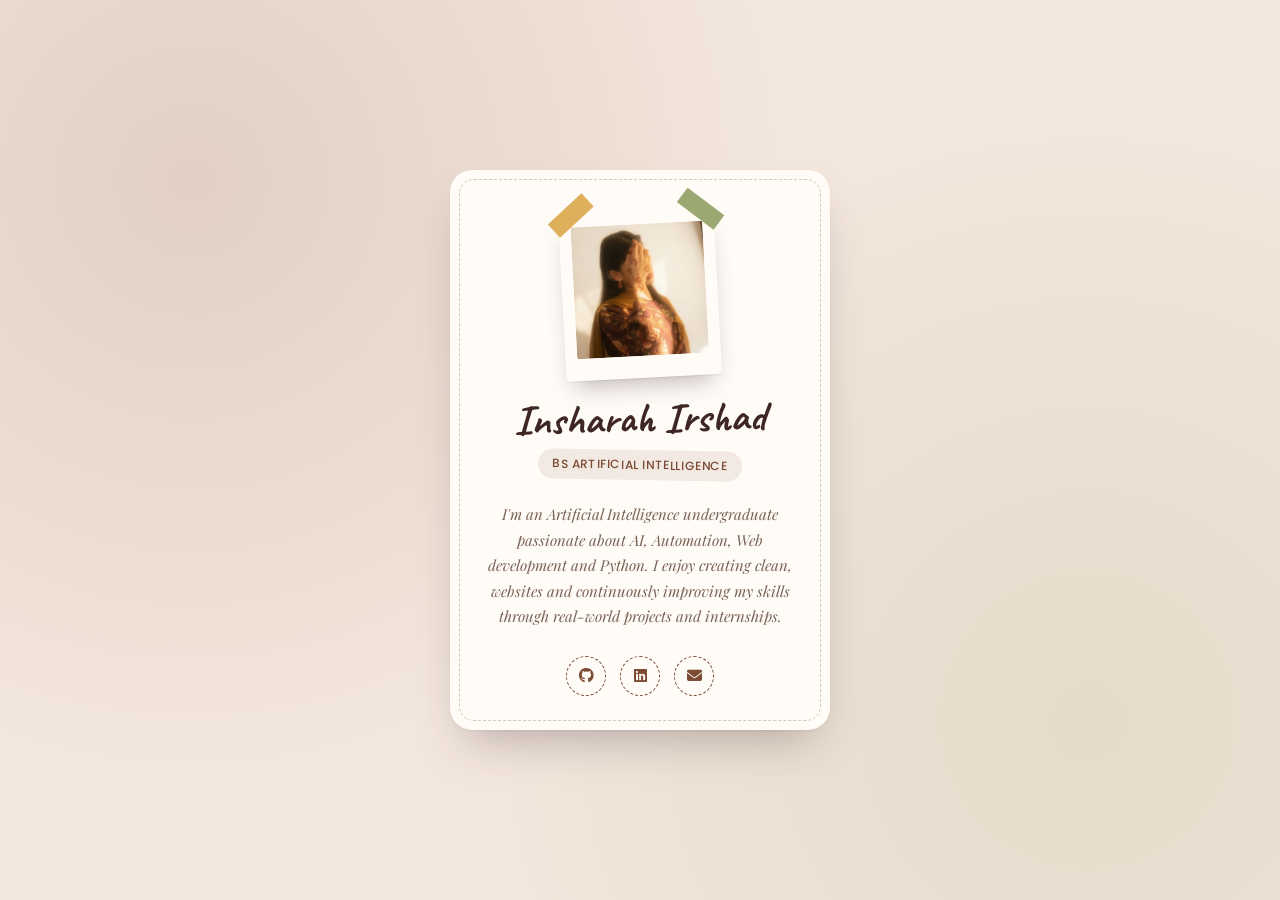
<file: Week-01-Profile-Card/index.html>
<!DOCTYPE html>
<html lang="en">
<head>

    <meta charset="UTF-8">
    <meta name="viewport" content="width=device-width, initial-scale=1.0">

    <title>Insharah Irshad | Profile Card</title>

    <!-- for Fonts -->
    <link rel="preconnect" href="https://fonts.googleapis.com">
    <link rel="preconnect" href="https://fonts.gstatic.com" crossorigin>
    <link href="https://fonts.googleapis.com/css2?family=Caveat:wght@600;700&family=Playfair+Display:ital@1&family=Poppins:wght@400;500;600&display=swap" rel="stylesheet">

    <!-- Font Icons -->
    <link rel="stylesheet" href="https://cdnjs.cloudflare.com/ajax/libs/font-awesome/6.5.0/css/all.min.css">

    <!-- adding CSS -->
    <link rel="stylesheet" href="styles.css">

</head>
<body>

<main class="page">

<article class="profile-card">

    <header>
        <div class="polaroid">
            <img 
            src="pfp.jpeg"  
            alt="Insharah Irshad Profile Photo"
            class="profile-image">

            <span class="tape tape--left"></span>
            <span class="tape tape--right"></span>

        </div>

        <h1>
            Insharah Irshad
        </h1>

        <p class="role">
            BS Artificial Intelligence
        </p>


    </header>

    <section class="about">
        <p>
            I'm an Artificial Intelligence undergraduate passionate about AI, 
            Automation, Web development and Python. I enjoy creating clean,
            websites and continuously improving my skills through 
            real-world projects and internships.
        </p>
    </section>


    <footer class="social-icons">

        <a href="https://github.com/insharah-irshad" target="_blank" aria-label="GitHub">
            <i class="fab fa-github"></i>
        </a>

        <a href="https://www.linkedin.com/in/insharah-irshad/?" target="_blank" aria-label="LinkedIn">
            <i class="fab fa-linkedin"></i>
        </a>

        <a href="https://mail.google.com/mail/?view=cm&fs=1&to=insharahirshad314@gmail.com" aria-label="Email">
            <i class="fa-solid fa-envelope"></i>
      </a>

    </footer>

</article>

</main>

</body>

</html>
</file>
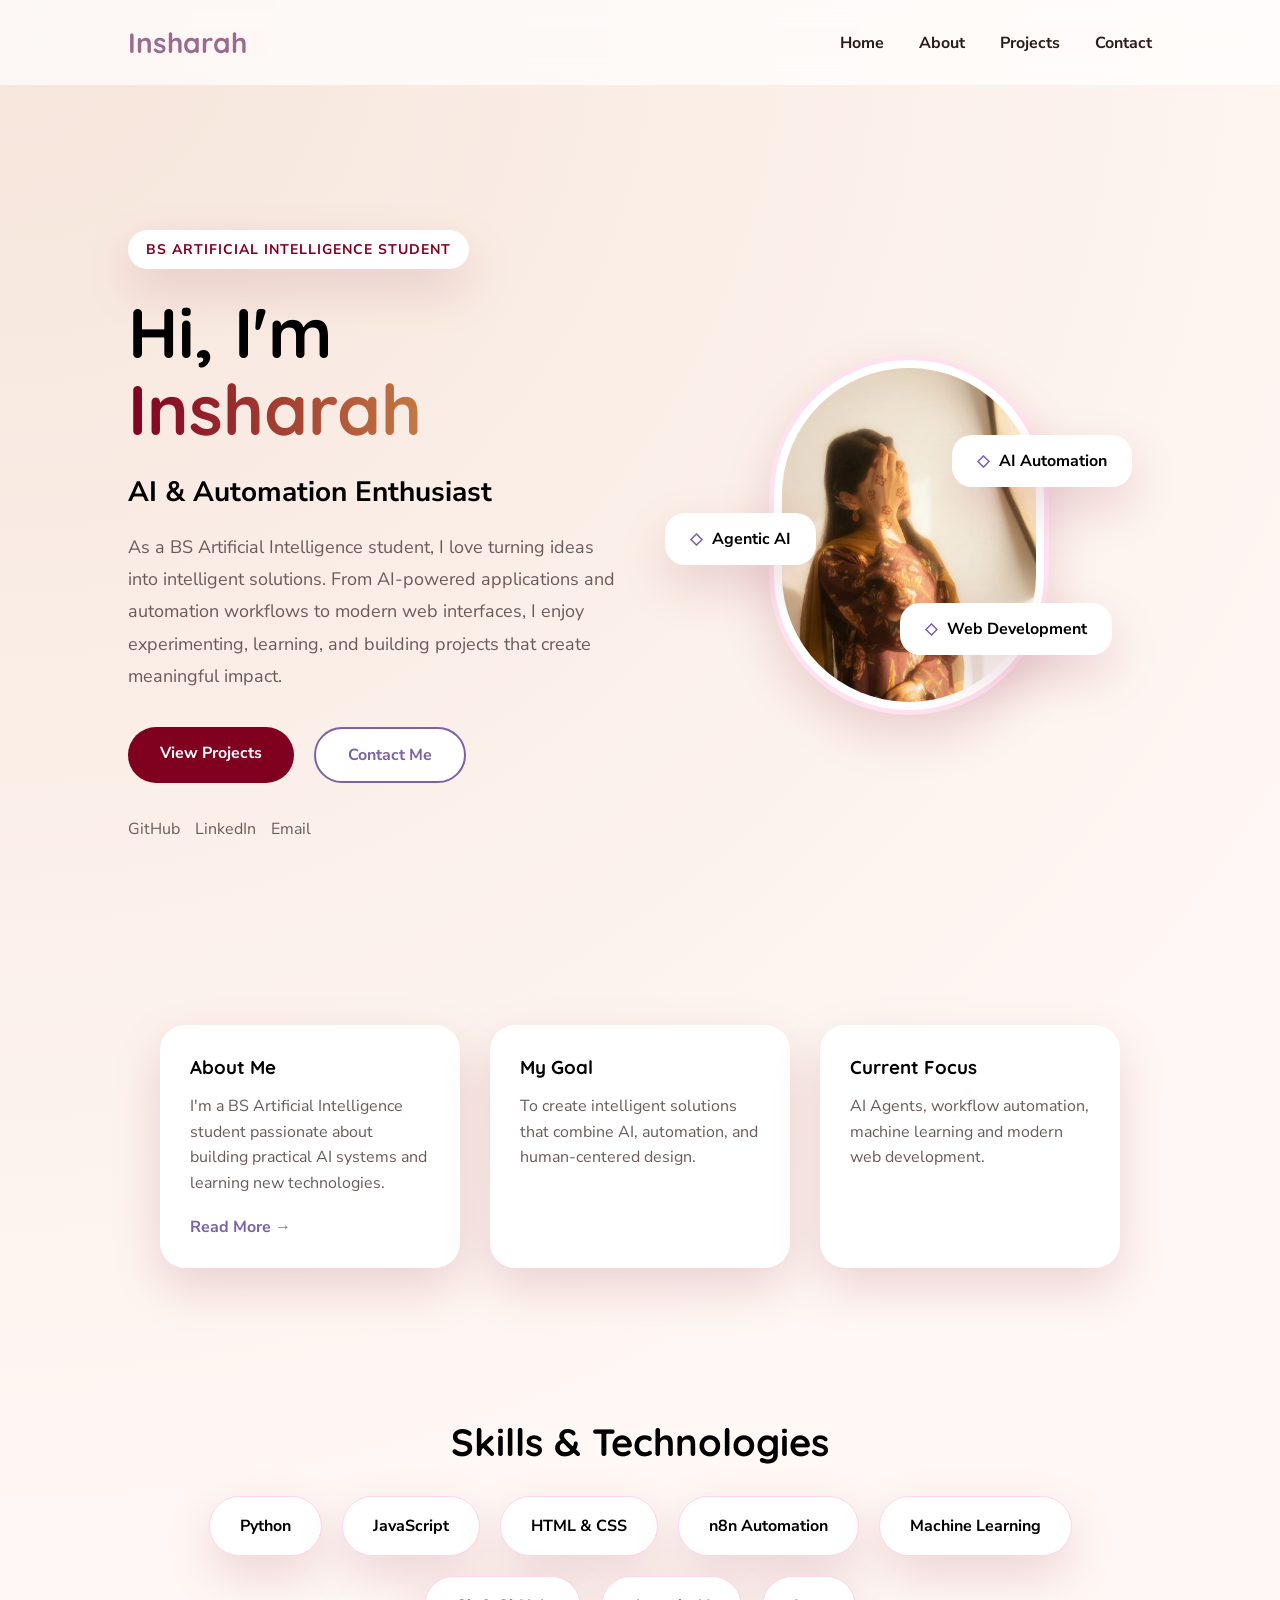
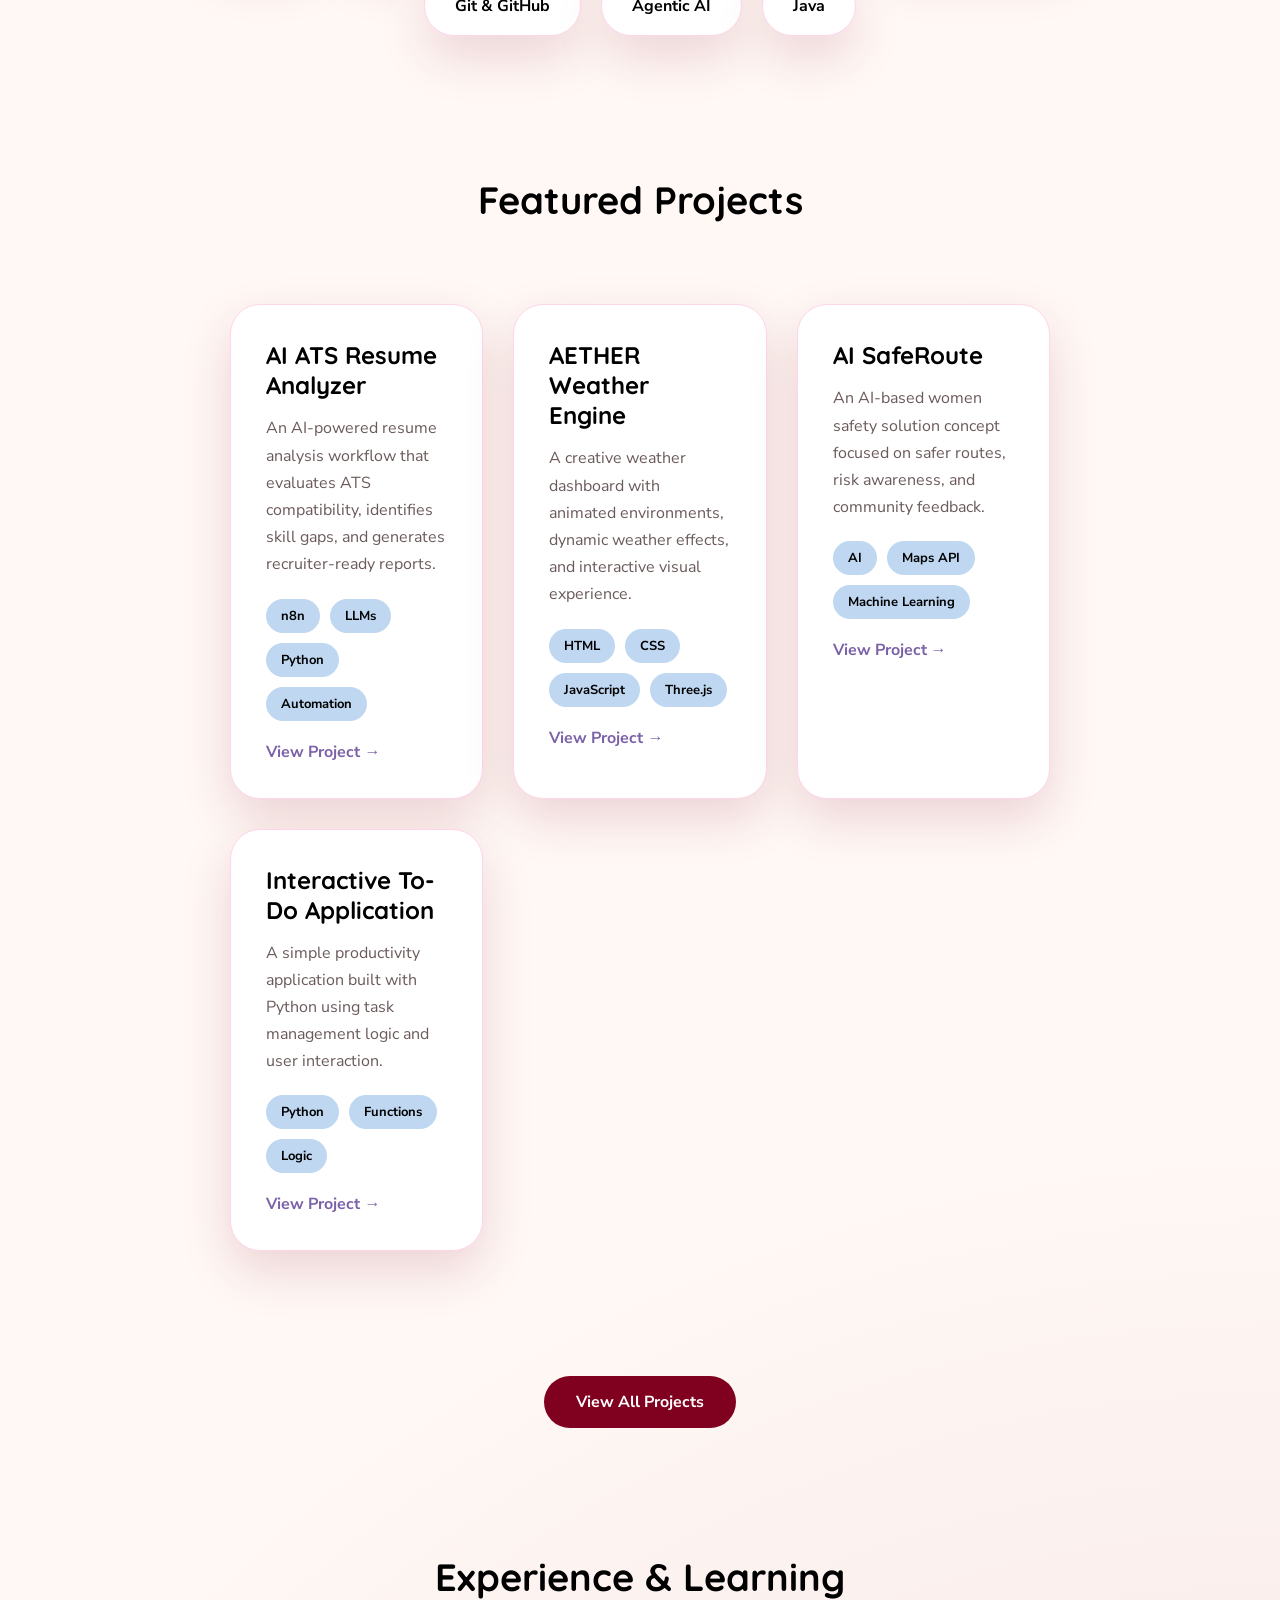
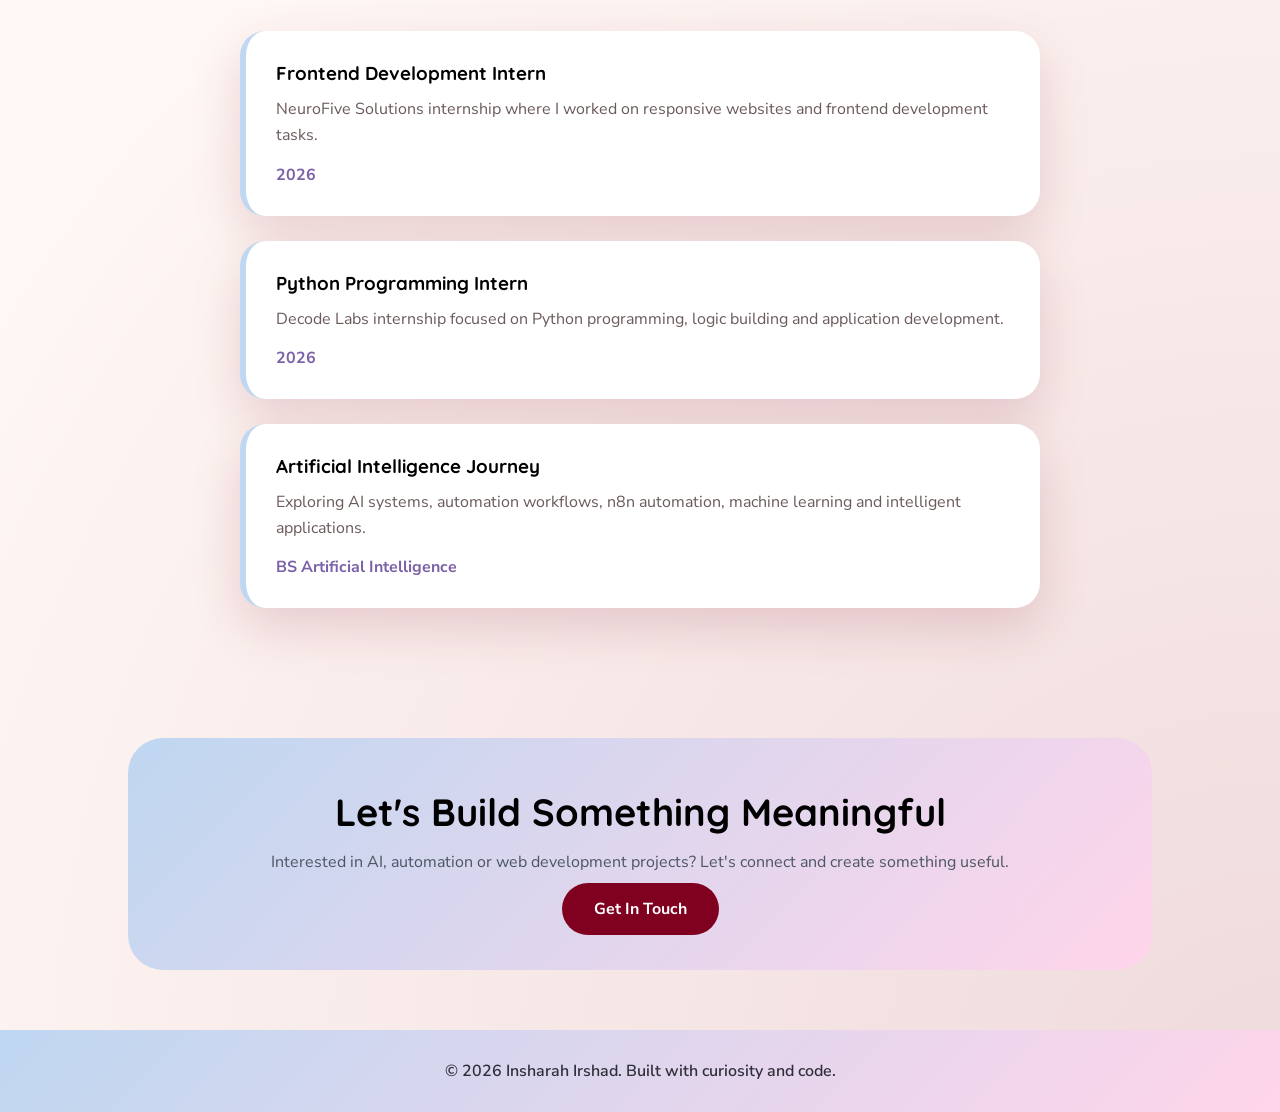
<file: Week-04/index.html>
<!DOCTYPE html>
<html lang="en">

<head>

<meta charset="UTF-8">

<meta name="viewport" content="width=device-width, initial-scale=1.0">


<title>Insharah Irshad | AI Portfolio</title>


<meta name="description"
content="Portfolio of Insharah Irshad, Artificial Intelligence student building AI, automation and web projects.">


<link rel="preconnect" href="https://fonts.googleapis.com">

<link href="https://fonts.googleapis.com/css2?family=Quicksand:wght@500;600;700&family=Nunito+Sans:wght@400;600;700&display=swap" rel="stylesheet">


<link rel="stylesheet" href="styles.css">


</head>


<body>


<header id="navbar"></header>




<main>


<!-- ================= HERO ================= -->

<section class="hero">


<div class="hero-content">


<span class="hero-tag">
BS ARTIFICIAL INTELLIGENCE STUDENT
</span>



<h1>
Hi, I'm 
<span>Insharah</span>
</h1>



<h2>
AI & Automation Enthusiast
</h2>



<p>
As a BS Artificial Intelligence student, I love turning ideas into intelligent solutions. From AI-powered applications and automation workflows to modern web interfaces, I enjoy experimenting, learning, and building projects that create meaningful impact.
</p>




<div class="hero-buttons">


<a href="projects.html" class="btn primary-btn">
View Projects
</a>


<a href="contact.html" class="btn secondary-btn">
Contact Me
</a>


</div>




<div class="quick-links">


<a href="https://github.com/insharah-irshad" 
target="_blank"
rel="noopener noreferrer">
GitHub
</a>



<a href="https://www.linkedin.com/in/insharah-irshad/" 
target="_blank"
rel="noopener noreferrer">
LinkedIn
</a>



<a href="mailto:insharahirshad314@gmail.com">
Email
</a>



</div>



</div> 
<!-- hero-content closed -->





<div class="hero-visual">



<div class="profile-container">


<img src="assets/profile.jpg"
alt="Insharah Irshad">



</div>





<div class="floating-card card-one">

<span>◇</span>
AI Automation

</div>





<div class="floating-card card-two">

<span>◇</span>
Agentic AI

</div>





<div class="floating-card card-three">

<span>◇</span>
Web Development

</div>




</div>
<!-- hero-visual closed -->



</section>
<!-- ================= ABOUT PREVIEW ================= -->


<section class="preview">


<div class="preview-card">


<h3>
About Me
</h3>


<p>

I'm a BS Artificial Intelligence student passionate about
building practical AI systems and learning new technologies.

</p>


<a href="about.html" class="project-link">

Read More →

</a>


</div>





<div class="preview-card">


<h3>
My Goal
</h3>


<p>

To create intelligent solutions that combine AI,
automation, and human-centered design.

</p>


</div>





<div class="preview-card">


<h3>
Current Focus
</h3>


<p>

AI Agents, workflow automation,
machine learning and modern web development.

</p>


</div>



</section>









<!-- ================= SKILLS ================= -->


<section class="about-section">


<h2>
Skills & Technologies
</h2>



<div class="skills-container">


<div class="skill-card">
Python
</div>


<div class="skill-card">
JavaScript
</div>


<div class="skill-card">
HTML & CSS
</div>


<div class="skill-card">
n8n Automation
</div>


<div class="skill-card">
Machine Learning
</div>


<div class="skill-card">
Git & GitHub
</div>

<div class="skill-card">
Agentic AI
</div>

<div class="skill-card">
Java
</div>



</div>


</section>










<!-- ================= FEATURED PROJECTS ================= -->


<section class="about-section">


<h2>
Featured Projects
</h2>



<div 
class="projects-container"
id="projectsContainer">

</div>




<div style="text-align:center;margin-top:40px;">


<a href="projects.html"
class="btn primary-btn">

View All Projects

</a>


</div>



</section>









<!-- ================= EXPERIENCE ================= -->


<section class="about-section">


<h2>
Experience & Learning
</h2>



<div class="timeline">


<div class="timeline-card">


<h3>
Frontend Development Intern
</h3>


<p>
NeuroFive Solutions internship where I worked on
responsive websites and frontend development tasks.
</p>


<span>
2026
</span>


</div>





<div class="timeline-card">


<h3>
Python Programming Intern
</h3>


<p>
Decode Labs internship focused on Python programming,
logic building and application development.

</p>


<span>
2026
</span>


</div>






<div class="timeline-card">


<h3>
Artificial Intelligence Journey
</h3>


<p>
Exploring AI systems, automation workflows, n8n automation, machine learning
and intelligent applications.

</p>


<span>
BS Artificial Intelligence
</span>


</div>



</div>


</section>









<!-- ================= CTA ================= -->


<section class="about-cta">


<h2>

Let's Build Something Meaningful

</h2>


<p>

Interested in AI, automation or web development projects?
Let's connect and create something useful.

</p>



<a href="contact.html"
class="btn primary-btn">

Get In Touch

</a>



</section>





</main>




<footer id="footer"></footer>




<script src="script.js"></script>


</body>


</html>
</file>
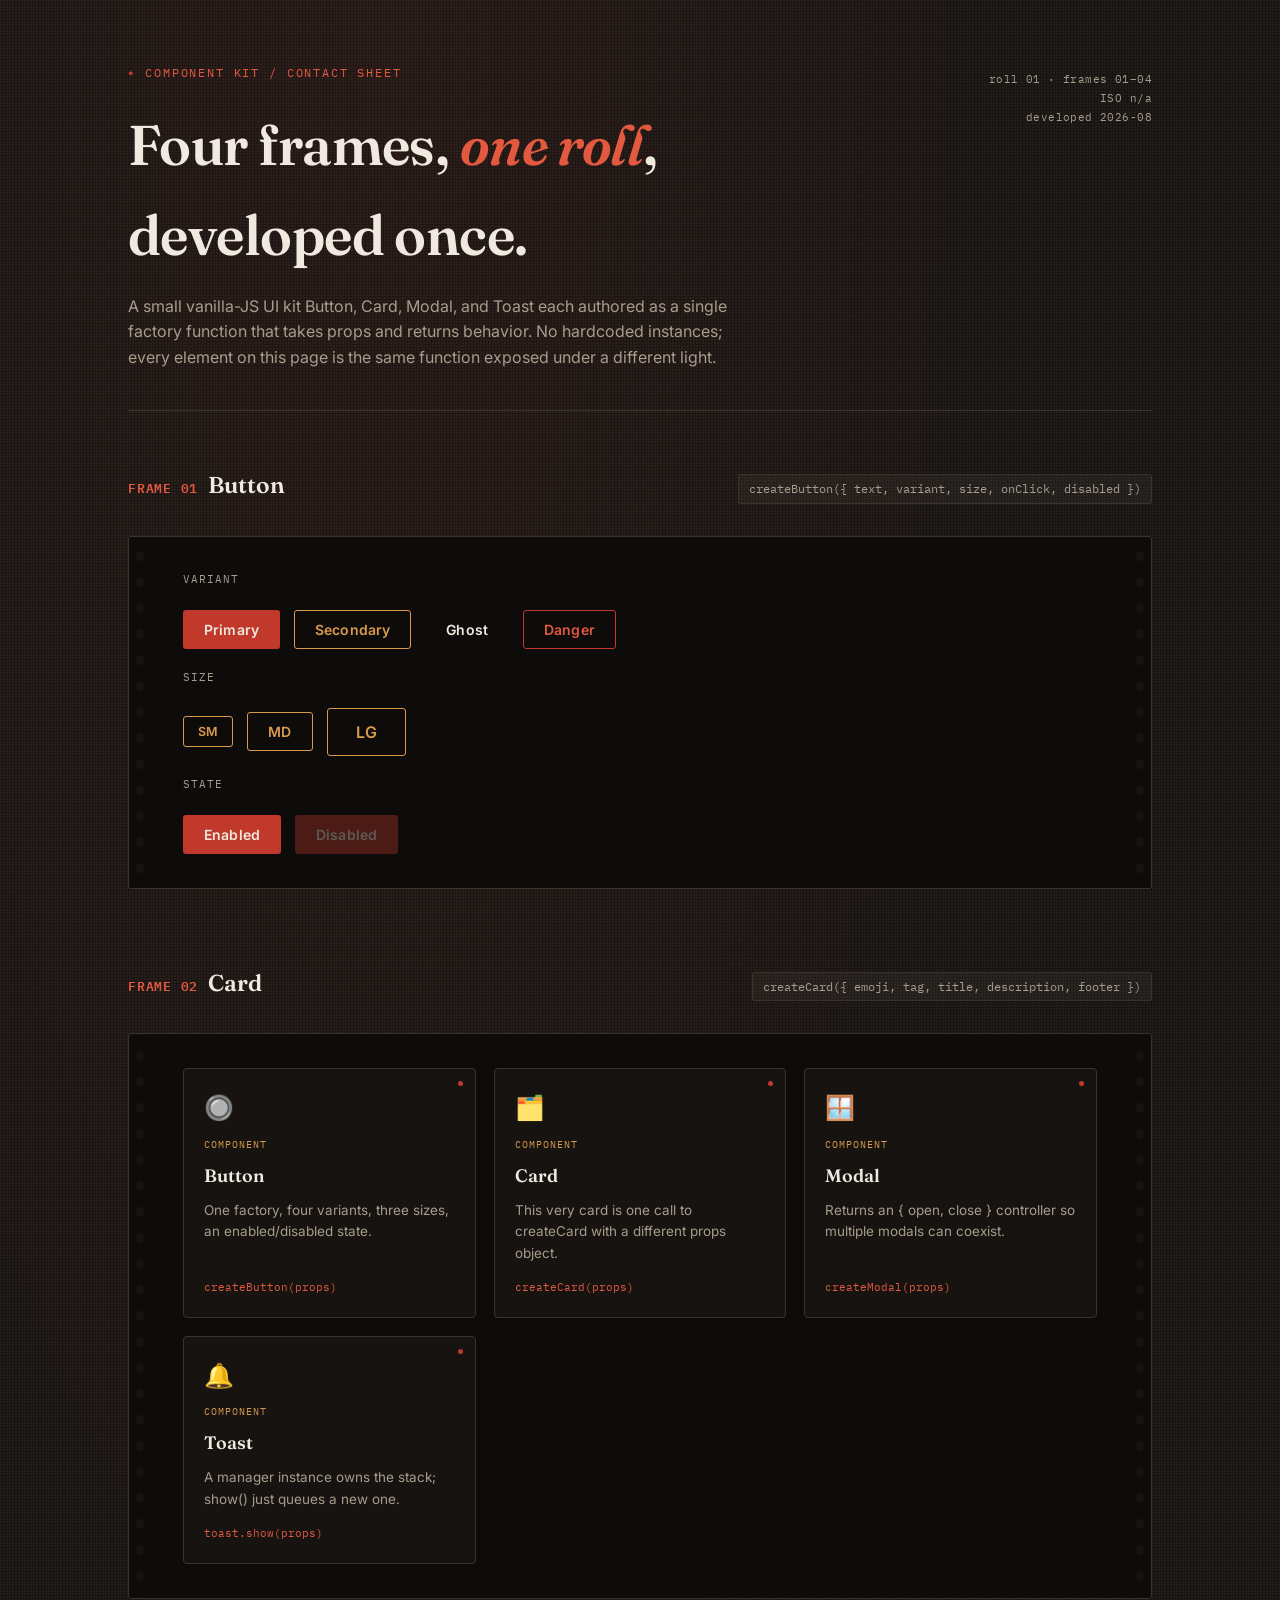
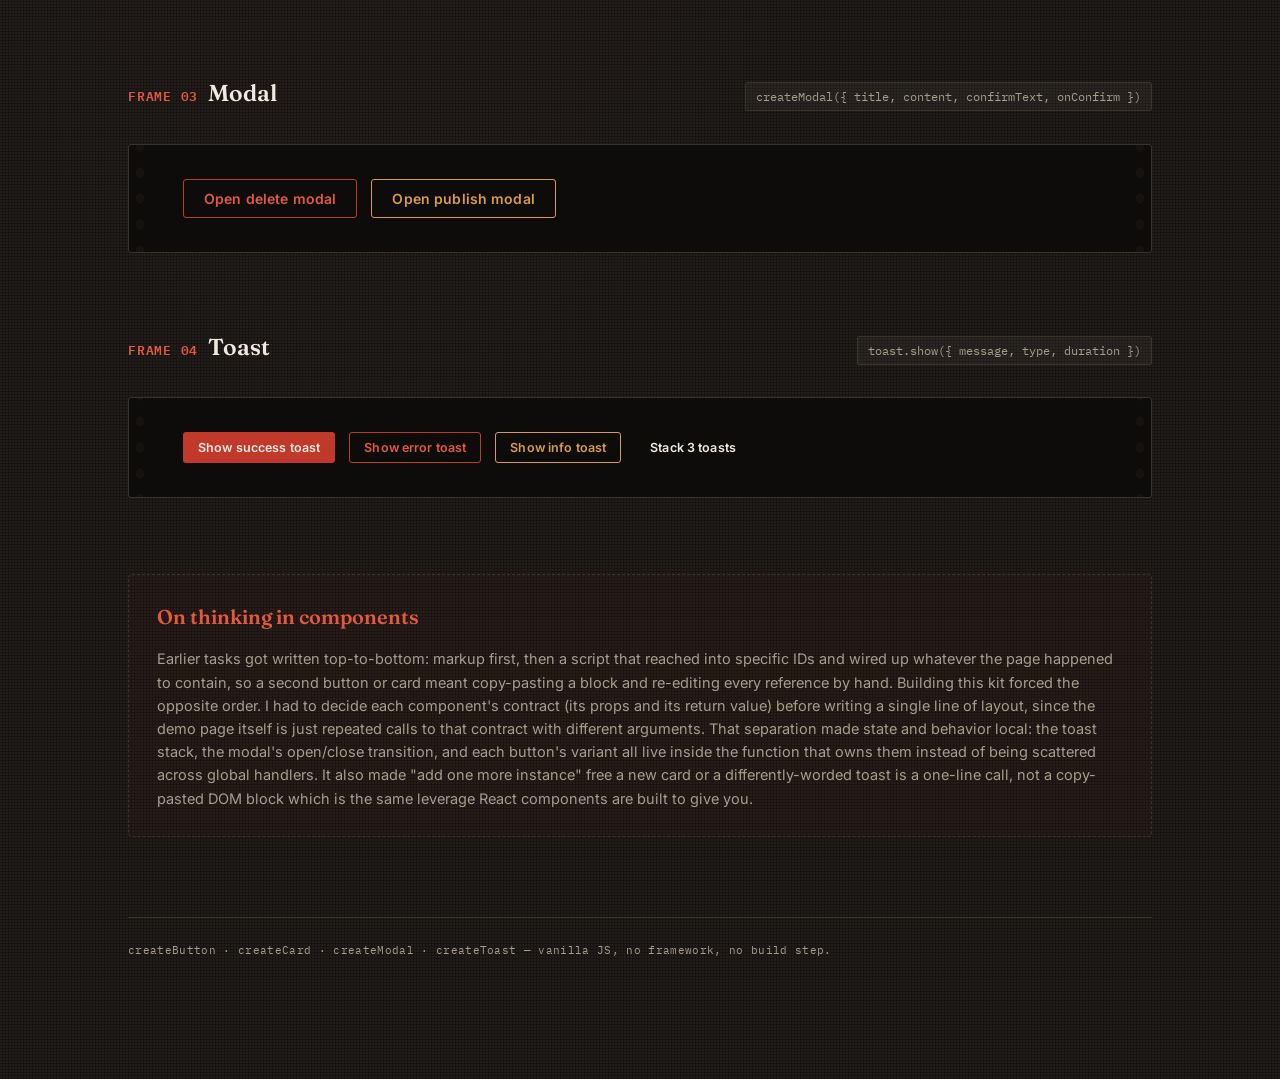
<file: Week-05/index.html>
<!DOCTYPE html>
<html lang="en">
<head>
<meta charset="UTF-8">
<meta name="viewport" content="width=device-width, initial-scale=1.0">
<title>Component Kit Contact Sheet</title>
<link rel="preconnect" href="https://fonts.googleapis.com">
<link href="https://fonts.googleapis.com/css2?family=Fraunces:opsz,wght@9..144,500;9..144,600;9..144,700&family=IBM+Plex+Mono:wght@400;500;600&family=Inter:wght@400;500;600&display=swap" rel="stylesheet">
<style>
  :root{
    --charcoal:#161311;
    --charcoal-deep:#0e0c0b;
    --safelight:#c1392b;
    --safelight-bright:#e2593f;
    --paper:#f0e9df;
    --paper-dim:#a89c8c;
    --amber:#d99a4e;
    --success:#7fae7a;
    --danger:#c1392b;
    --frame:#3a332c;
    --font-display: 'Fraunces', serif;
    --font-mono: 'IBM Plex Mono', monospace;
    --font-body: 'Inter', sans-serif;
  }
  *{box-sizing:border-box;}
  html,body{margin:0;padding:0;}
  body{
    background:
      radial-gradient(circle at 1px 1px, rgba(240,233,223,0.05) 1px, transparent 0) 0 0/3px 3px,
      radial-gradient(ellipse at 30% 0%, rgba(193,57,43,0.08), transparent 55%),
      var(--charcoal);
    color:var(--paper);
    font-family:var(--font-body);
    line-height:1.6;
    min-height:100vh;
  }
  a{color:var(--safelight-bright);}

  .wrap{max-width:1080px;margin:0 auto;padding:64px 28px 120px;}

  header.hero{
    border-bottom:1px solid var(--frame);
    padding-bottom:40px;
    margin-bottom:56px;
    position:relative;
  }
  .eyebrow{
    font-family:var(--font-mono);
    font-size:11.5px;
    letter-spacing:.16em;
    text-transform:uppercase;
    color:var(--safelight-bright);
    display:flex;
    align-items:center;
    gap:10px;
    margin-bottom:18px;
  }
  .eyebrow::before{
    content:"●";
    font-size:9px;
    color:var(--safelight);
  }
  h1{
    font-family:var(--font-display);
    font-weight:600;
    font-optical-sizing:auto;
    font-size:clamp(34px,5vw,56px);
    margin:0 0 14px;
    letter-spacing:-0.01em;
  }
  h1 em{
    font-style:italic;
    color:var(--safelight-bright);
  }
  .hero p{
    max-width:620px;
    color:var(--paper-dim);
    font-size:16px;
    margin:0;
  }
  .roll-tag{
    position:absolute;
    right:0;top:6px;
    font-family:var(--font-mono);
    font-size:10.5px;
    color:var(--paper-dim);
    text-align:right;
    line-height:1.8;
    display:none;
    letter-spacing:.04em;
  }
  @media(min-width:760px){.roll-tag{display:block;}}

  /* ---- frame (film negative styling for each section) ---- */
  section.frame{
    margin-bottom:76px;
  }
  .frame-head{
    display:flex;
    align-items:baseline;
    justify-content:space-between;
    flex-wrap:wrap;
    gap:8px;
    padding-bottom:12px;
    margin-bottom:0;
  }
  .frame-head h2{
    font-family:var(--font-display);
    font-weight:600;
    font-size:23px;
    margin:0;
    display:flex;
    align-items:baseline;
    gap:10px;
  }
  .frame-num{
    font-family:var(--font-mono);
    color:var(--safelight-bright);
    font-size:12.5px;
    letter-spacing:.06em;
  }
  .signature{
    font-family:var(--font-mono);
    font-size:12px;
    color:var(--paper-dim);
    background:rgba(240,233,223,.04);
    border:1px solid var(--frame);
    padding:4px 10px;
    border-radius:2px;
  }

  .negative{
    position:relative;
    background:var(--charcoal-deep);
    border:1px solid var(--frame);
    border-radius:3px;
    padding:34px 40px;
    margin-top:20px;
  }
  /* sprocket holes */
  .negative::before, .negative::after{
    content:"";
    position:absolute;
    top:0; bottom:0;
    width:22px;
    background-image: radial-gradient(var(--charcoal) 4px, transparent 4.5px);
    background-size: 22px 26px;
    background-position: center;
    background-repeat: repeat-y;
    opacity:.9;
  }
  .negative::before{left:0;}
  .negative::after{right:0;}
  .negative > .negative-inner{
    margin:0 14px;
  }

  /* ---- Buttons ---- */
  .btn-row{display:flex;flex-wrap:wrap;gap:14px;align-items:center;margin-bottom:20px;}
  .btn-row:last-child{margin-bottom:0;}
  .row-label{
    font-family:var(--font-mono);
    font-size:10.5px;
    color:var(--paper-dim);
    width:100%;
    margin-bottom:2px;
    text-transform:uppercase;
    letter-spacing:.1em;
  }
  .ui-btn{
    font-family:var(--font-body);
    font-weight:600;
    border-radius:3px;
    border:1px solid transparent;
    cursor:pointer;
    transition:transform .12s ease, filter .12s ease, box-shadow .12s ease;
    letter-spacing:.01em;
  }
  .ui-btn:active{transform:translateY(1px);}
  .ui-btn:focus-visible{outline:2px solid var(--safelight-bright);outline-offset:2px;}
  .ui-btn.size-sm{font-size:12.5px;padding:7px 14px;}
  .ui-btn.size-md{font-size:14px;padding:10px 20px;}
  .ui-btn.size-lg{font-size:16px;padding:13px 28px;}
  .ui-btn.variant-primary{background:var(--safelight);color:var(--paper);}
  .ui-btn.variant-primary:hover{filter:brightness(1.15);box-shadow:0 0 0 3px rgba(193,57,43,.18);}
  .ui-btn.variant-secondary{background:transparent;color:var(--amber);border-color:var(--amber);}
  .ui-btn.variant-secondary:hover{background:rgba(217,154,78,.12);}
  .ui-btn.variant-ghost{background:transparent;color:var(--paper);border-color:transparent;}
  .ui-btn.variant-ghost:hover{background:rgba(240,233,223,.08);}
  .ui-btn.variant-danger{background:transparent;color:var(--safelight-bright);border-color:var(--safelight);}
  .ui-btn.variant-danger:hover{background:rgba(193,57,43,.14);}
  .ui-btn[disabled]{opacity:.35;cursor:not-allowed;transform:none;}

  /* ---- Cards ---- */
  .card-grid{
    display:grid;
    grid-template-columns:repeat(auto-fit,minmax(220px,1fr));
    gap:18px;
  }
  .ui-card{
    background:var(--charcoal);
    border:1px solid var(--frame);
    border-radius:4px;
    padding:20px;
    position:relative;
    display:flex;
    flex-direction:column;
    gap:9px;
  }
  .ui-card::before{
    content:"";
    position:absolute;top:12px;right:12px;
    width:5px;height:5px;border-radius:50%;
    background:var(--safelight);
  }
  .ui-card .tag{
    font-family:var(--font-mono);
    font-size:10px;
    letter-spacing:.1em;
    text-transform:uppercase;
    color:var(--amber);
  }
  .ui-card .emoji{font-size:24px;}
  .ui-card h3{
    font-family:var(--font-display);
    font-weight:600;
    font-size:18px;
    margin:0;
  }
  .ui-card p{
    color:var(--paper-dim);
    font-size:13.5px;
    margin:0;
    flex-grow:1;
  }
  .ui-card .card-footer{
    margin-top:6px;
    font-family:var(--font-mono);
    font-size:11px;
    color:var(--safelight-bright);
  }

  /* ---- Modal ---- */
  .modal-backdrop{
    position:fixed;inset:0;
    background:rgba(8,6,5,.78);
    backdrop-filter:blur(2px);
    display:flex;align-items:center;justify-content:center;
    z-index:200;
    opacity:0;
    pointer-events:none;
    transition:opacity .18s ease;
    padding:20px;
  }
  .modal-backdrop.open{opacity:1;pointer-events:auto;}
  .ui-modal{
    background:var(--charcoal-deep);
    border:1px solid var(--safelight);
    border-radius:4px;
    max-width:420px;
    width:100%;
    padding:28px;
    transform:translateY(14px) scale(.98);
    transition:transform .18s ease;
    box-shadow:0 24px 60px rgba(0,0,0,.6);
  }
  .modal-backdrop.open .ui-modal{transform:translateY(0) scale(1);}
  .ui-modal h3{
    font-family:var(--font-display);
    font-weight:600;
    margin:0 0 12px;
    font-size:21px;
    color:var(--safelight-bright);
  }
  .ui-modal p{color:var(--paper-dim);font-size:14px;margin:0 0 22px;}
  .ui-modal .modal-actions{display:flex;gap:10px;justify-content:flex-end;}

  /* ---- Toast ---- */
  #toast-root{
    position:fixed;
    bottom:24px;right:24px;
    display:flex;
    flex-direction:column-reverse;
    gap:10px;
    z-index:300;
    max-width:320px;
  }
  .ui-toast{
    font-family:var(--font-mono);
    font-size:13px;
    background:var(--charcoal-deep);
    border:1px solid var(--frame);
    border-left:3px solid var(--safelight);
    color:var(--paper);
    padding:12px 16px;
    border-radius:3px;
    box-shadow:0 10px 30px rgba(0,0,0,.5);
    opacity:0;
    transform:translateX(24px);
    transition:opacity .2s ease, transform .2s ease;
    display:flex;
    align-items:center;
    gap:8px;
  }
  .ui-toast.show{opacity:1;transform:translateX(0);}
  .ui-toast.type-success{border-left-color:var(--success);}
  .ui-toast.type-error{border-left-color:var(--danger);}
  .ui-toast.type-info{border-left-color:var(--amber);}
  .ui-toast .dot{width:7px;height:7px;border-radius:50%;flex-shrink:0;}
  .ui-toast.type-success .dot{background:var(--success);}
  .ui-toast.type-error .dot{background:var(--danger);}
  .ui-toast.type-info .dot{background:var(--amber);}

  /* ---- reflection ---- */
  .reflection{
    border:1px dashed var(--frame);
    border-radius:4px;
    padding:26px 28px;
    background:rgba(193,57,43,.04);
  }
  .reflection h2{font-family:var(--font-display);font-weight:600;font-size:20px;margin:0 0 14px;color:var(--safelight-bright);}
  .reflection p{color:var(--paper-dim);font-size:14.5px;margin:0;}

  footer{
    margin-top:80px;
    border-top:1px solid var(--frame);
    padding-top:24px;
    font-family:var(--font-mono);
    font-size:11px;
    color:var(--paper-dim);
    letter-spacing:.03em;
  }
</style>
</head>
<body>

<div id="toast-root"></div>

<div class="wrap">

  <header class="hero">
    <div class="eyebrow">Component Kit / Contact Sheet</div>
    <h1>Four frames, <em>one roll</em>,<br>developed once.</h1>
    <p>A small vanilla-JS UI kit Button, Card, Modal, and Toast each authored as a single factory function that takes props and returns behavior. No hardcoded instances; every element on this page is the same function exposed under a different light.</p>
    <div class="roll-tag">roll 01 · frames 01–04<br>ISO n/a<br>developed 2026-08</div>
  </header>

  <!-- BUTTON -->
  <section class="frame" id="sec-button">
    <div class="frame-head">
      <h2><span class="frame-num">FRAME 01</span> Button</h2>
      <div class="signature">createButton({ text, variant, size, onClick, disabled })</div>
    </div>
    <div class="negative"><div class="negative-inner">
      <div class="btn-row">
        <div class="row-label">variant</div>
      </div>
      <div class="btn-row" id="btn-row-variant"></div>
      <div class="btn-row">
        <div class="row-label">size</div>
      </div>
      <div class="btn-row" id="btn-row-size"></div>
      <div class="btn-row">
        <div class="row-label">state</div>
      </div>
      <div class="btn-row" id="btn-row-state"></div>
    </div></div>
  </section>

  <!-- CARD -->
  <section class="frame" id="sec-card">
    <div class="frame-head">
      <h2><span class="frame-num">FRAME 02</span> Card</h2>
      <div class="signature">createCard({ emoji, tag, title, description, footer })</div>
    </div>
    <div class="negative"><div class="negative-inner">
      <div class="card-grid" id="card-grid"></div>
    </div></div>
  </section>

  <!-- MODAL -->
  <section class="frame" id="sec-modal">
    <div class="frame-head">
      <h2><span class="frame-num">FRAME 03</span> Modal</h2>
      <div class="signature">createModal({ title, content, confirmText, onConfirm })</div>
    </div>
    <div class="negative"><div class="negative-inner">
      <div class="btn-row" id="modal-triggers"></div>
    </div></div>
  </section>

  <!-- TOAST -->
  <section class="frame" id="sec-toast">
    <div class="frame-head">
      <h2><span class="frame-num">FRAME 04</span> Toast</h2>
      <div class="signature">toast.show({ message, type, duration })</div>
    </div>
    <div class="negative"><div class="negative-inner">
      <div class="btn-row" id="toast-triggers"></div>
    </div></div>
  </section>

  <section class="reflection">
    <h2>On thinking in components</h2>
    <p>
      Earlier tasks got written top-to-bottom: markup first, then a script that reached into specific IDs and wired up whatever the page happened to contain, so a second button or card meant copy-pasting a block and re-editing every reference by hand. Building this kit forced the opposite order. I had to decide each component's contract (its props and its return value) before writing a single line of layout, since the demo page itself is just repeated calls to that contract with different arguments. That separation made state and behavior local: the toast stack, the modal's open/close transition, and each button's variant all live inside the function that owns them instead of being scattered across global handlers. It also made "add one more instance" free a new card or a differently-worded toast is a one-line call, not a copy-pasted DOM block which is the same leverage React components are built to give you.
    </p>
  </section>

  <footer>
    createButton · createCard · createModal · createToast — vanilla JS, no framework, no build step.
  </footer>
</div>

<script src="script.js"></script>
</body>
</html>
</file>
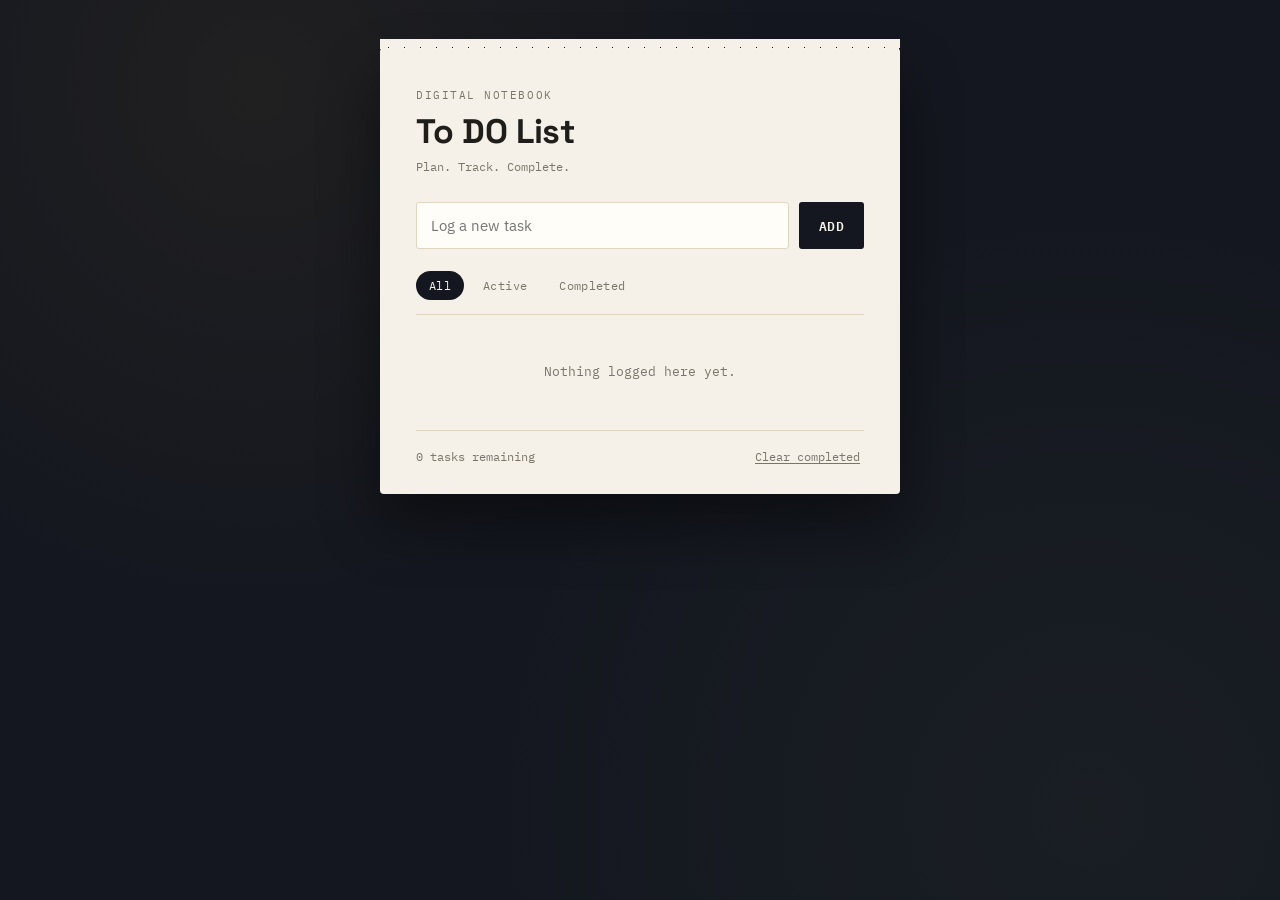
<file: Week-02/Task-01-ToDoList/index.html>
<!DOCTYPE html>
<html lang="en">
<head>
<meta charset="UTF-8" />
<meta name="viewport" content="width=device-width, initial-scale=1.0" />
<title>Task Ledger — Entry No. 002</title>
<link rel="preconnect" href="https://fonts.googleapis.com">
<link rel="preconnect" href="https://fonts.gstatic.com" crossorigin>
<link href="https://fonts.googleapis.com/css2?family=IBM+Plex+Mono:wght@400;500;600;700&family=IBM+Plex+Sans:wght@400;500;600&family=Space+Grotesk:wght@600;700&display=swap" rel="stylesheet">
<link rel="stylesheet" href="style.css" />
</head>
<body>

  <main class="ledger" role="main">

    <header class="ledger__header">
      <p class="ledger__eyebrow">Digital Notebook</p>
      <h1 class="ledger__title">To DO List </h1>
      <p class="ledger__sub">Plan. Track. Complete.</p>
    </header>

    <form class="entry-form" id="entry-form" autocomplete="off">
      <label for="task-input" class="visually-hidden">New task</label>
      <input
        type="text"
        id="task-input"
        name="task"
        placeholder="Log a new task"
        maxlength="120"
        required
      />
      <button type="submit" class="btn btn--ink">
        <span>ADD</span>
      </button>
    </form>

    <nav class="filters" id="filters" aria-label="Filter tasks">
      <button class="filter-btn is-active" data-filter="all" type="button">All</button>
      <button class="filter-btn" data-filter="active" type="button">Active</button>
      <button class="filter-btn" data-filter="completed" type="button">Completed</button>
    </nav>

    <ul class="task-list" id="task-list" aria-live="polite"></ul>

    <p class="empty-state" id="empty-state" hidden>Nothing logged here yet.</p>

    <footer class="ledger__footer">
      <p id="counter" class="counter">0 tasks remaining</p>
      <button type="button" id="clear-completed" class="link-btn">Clear completed</button>
    </footer>

  </main>

  <script src="script.js"></script>
</body>
</html>
</file>
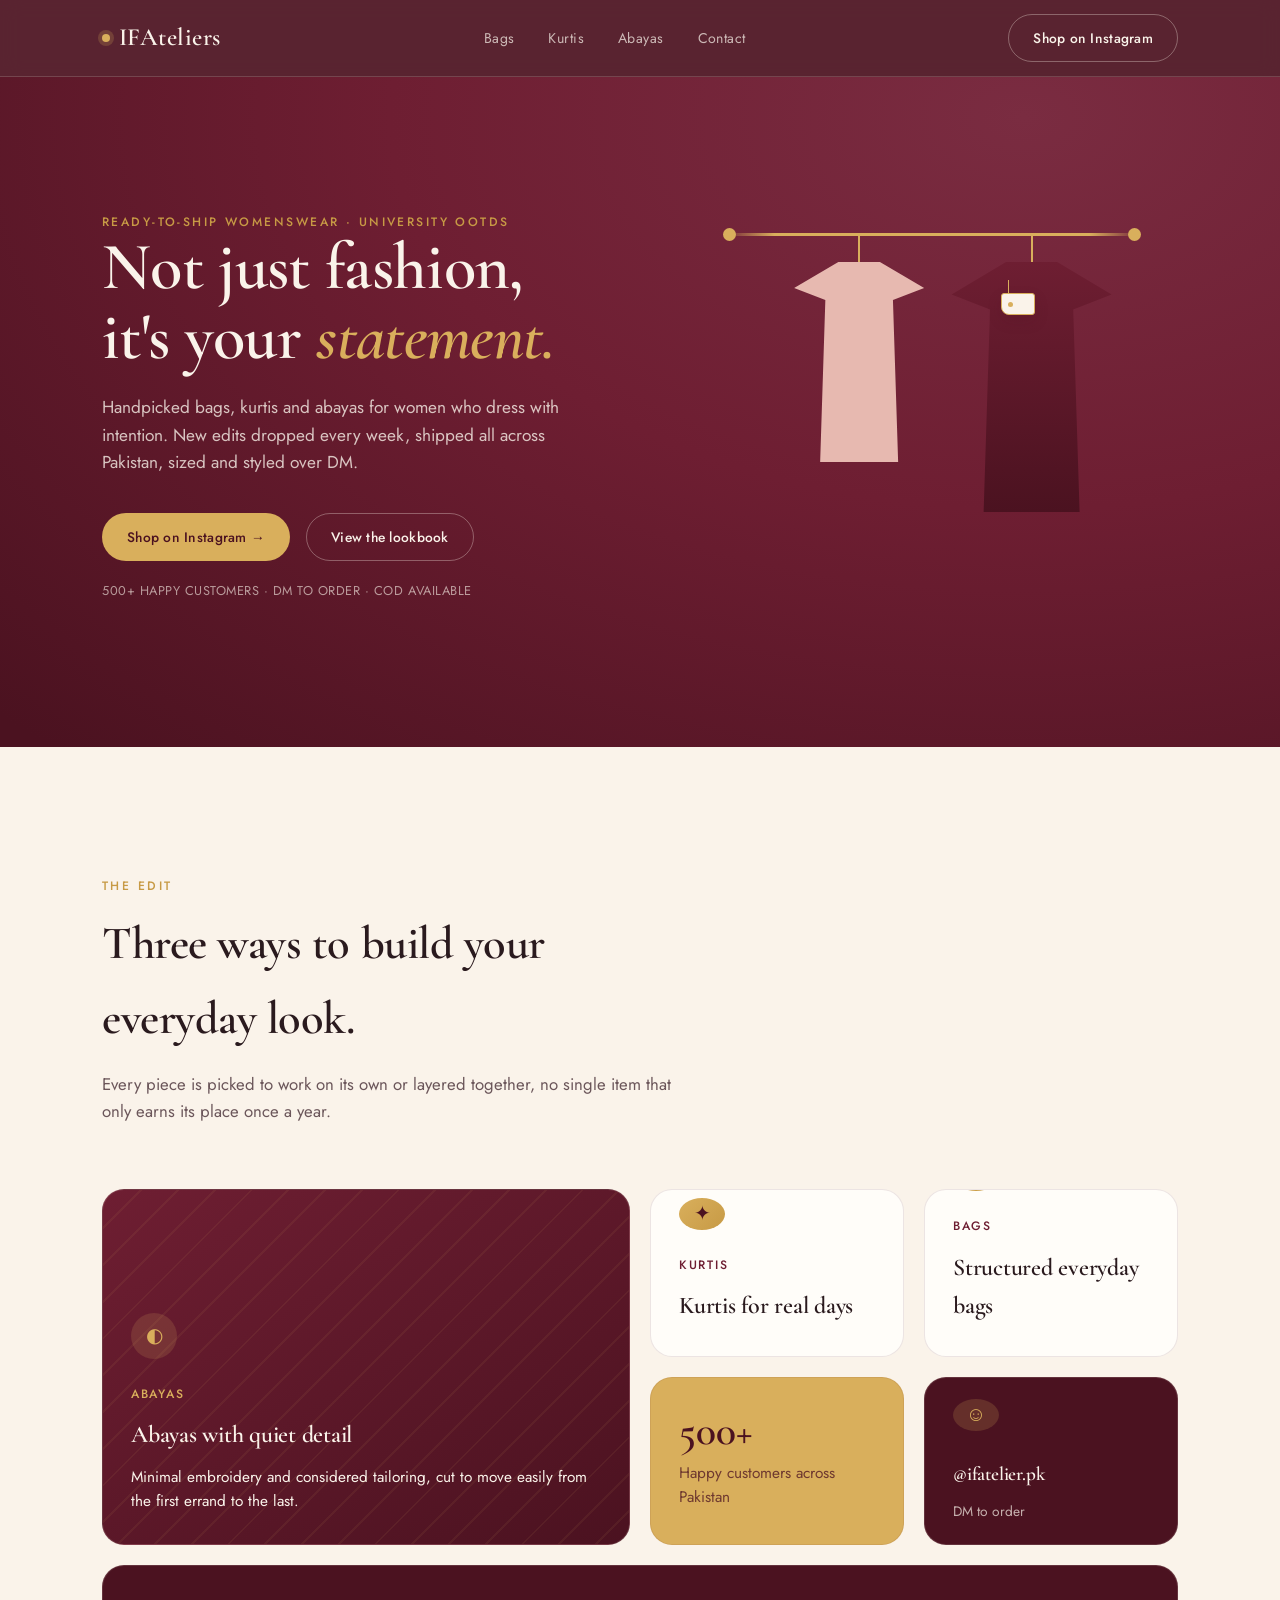
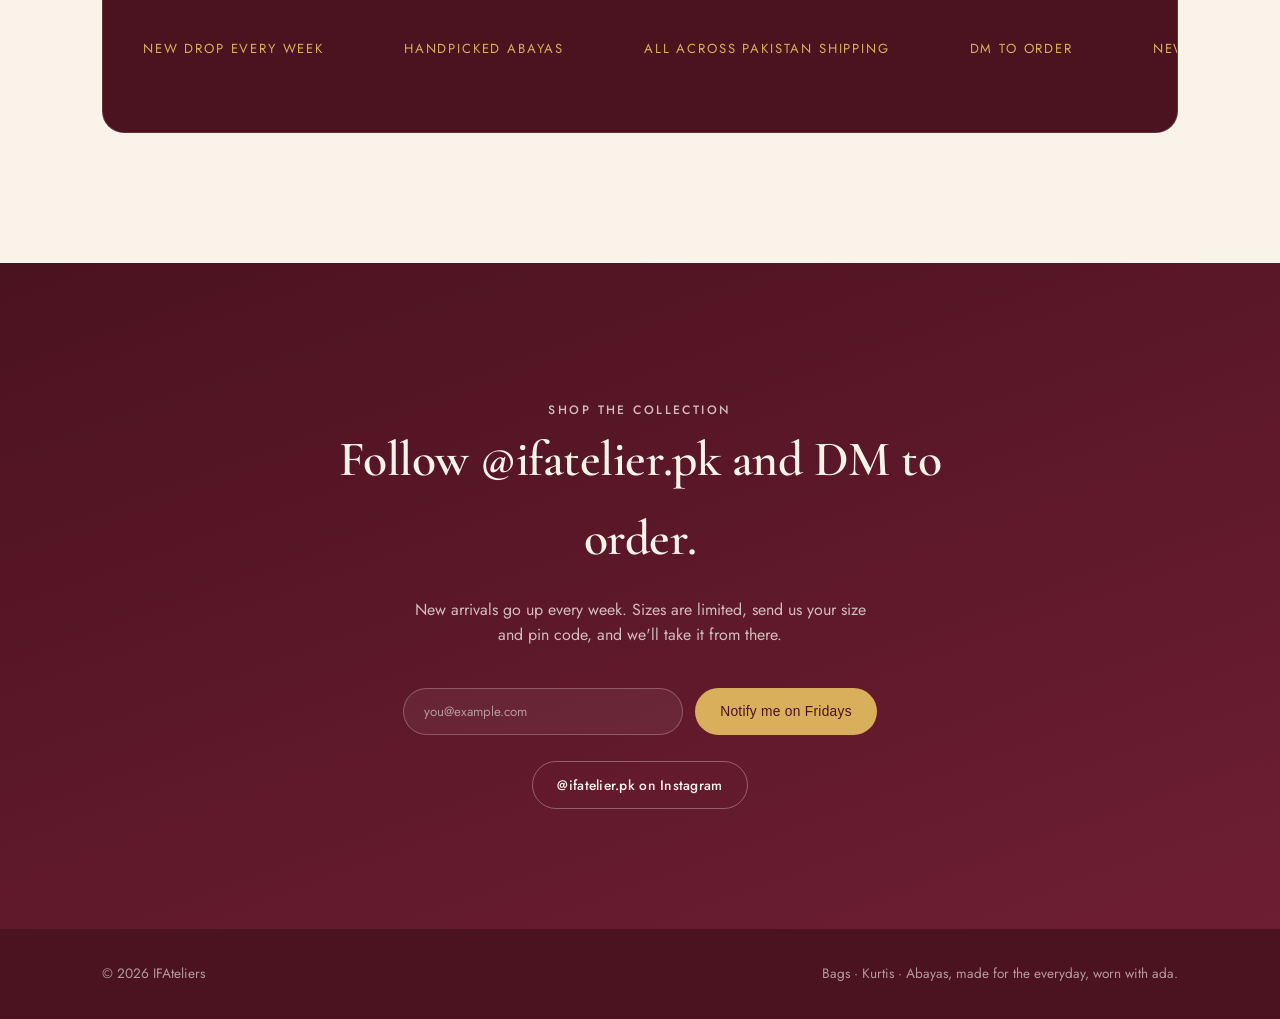
<file: Week-02/Task-02-Animated-Landing-Page/index.html>
<!DOCTYPE html>
<html lang="en">
<head>
<meta charset="UTF-8">
<meta name="viewport" content="width=device-width, initial-scale=1.0">
<title>IFAteliers — Bags, Kurtis &amp; Abayas</title>
<link rel="preconnect" href="https://fonts.googleapis.com">
<link rel="preconnect" href="https://fonts.gstatic.com" crossorigin>
<link href="https://fonts.googleapis.com/css2?family=Cormorant+Garamond:ital,wght@0,500;0,600;1,600&family=Jost:wght@400;500;600&display=swap" rel="stylesheet">
<link rel="stylesheet" href="styles.css">
</head>
<body>

<nav>
  <div class="wrap">
    <div class="logo"><span class="mark"></span> IFAteliers</div>
    <div class="nav-links">
      <a href="#lookbook">Bags</a>
      <a href="#lookbook">Kurtis</a>
      <a href="#lookbook">Abayas</a>
      <a href="#shop">Contact</a>
    </div>
    <a href="https://www.instagram.com/ifatelier.pk" target="_blank" rel="noopener" class="btn btn-ghost">Shop on Instagram</a>
  </div>
</nav>

<header class="hero">
  <div class="wrap">
    <div>
      <p class="eyebrow">READY-TO-SHIP WOMENSWEAR · UNIVERSITY OOTDS </p>
    <h1>Not just fashion,<br>it's your <em>statement.</em></h1>
      <p class="lead">Handpicked bags, kurtis and abayas for women who dress with intention. New edits dropped every week, shipped all across Pakistan, sized and styled over DM.</p>
      <div class="hero-cta">
        <a href="https://www.instagram.com/ifatelier.pk" target="_blank" rel="noopener" class="btn btn-primary">Shop on Instagram →</a>
        <a href="#lookbook" class="btn btn-ghost">View the lookbook</a>
      </div>
      <p class="hero-note">500+ HAPPY CUSTOMERS · DM TO ORDER · COD AVAILABLE</p>
    </div>
    <div class="drape-stage">
      <div class="rack-rod"></div>
      <div class="garment garment--kurti">
        <div class="hook"></div>
        <div class="garment-body"></div>
      </div>
      <div class="garment garment--abaya">
        <div class="hook"></div>
        <div class="garment-body"></div>
      </div>
      <div class="tag"></div>
    </div>
  </div>
</header>

<section class="lookbook" id="lookbook">
  <div class="wrap">
    <div class="head">
      <p class="eyebrow">THE EDIT</p>
      <h2>Three ways to build your everyday look.</h2>
      <p class="sub">Every piece is picked to work on its own or layered together, no single item that only earns its place once a year.</p>
    </div>

    <div class="bento-grid">
      <div class="bento-item bento-abaya" style="--reveal-delay:0s">
        <div class="icon">◐</div>
        <p class="label">Abayas</p>
        <h3>Abayas with quiet detail</h3>
        <p>Minimal embroidery and considered tailoring, cut to move easily from the first errand to the last.</p>
        <span class="arrow">↗</span>
      </div>

      <div class="bento-item bento-kurtis" style="--reveal-delay:0.1s">
        <div class="icon">✦</div>
        <p class="label">Kurtis</p>
        <h3>Kurtis for real days</h3>
        <span class="arrow">↗</span>
      </div>

      <div class="bento-item bento-bags" style="--reveal-delay:0.15s">
        <div class="icon">◇</div>
        <p class="label">Bags</p>
        <h3>Structured everyday bags</h3>
        <span class="arrow">↗</span>
      </div>

      <div class="bento-item bento-stat" style="--reveal-delay:0.2s">
        <div class="stat-number">500+</div>
        <p>Happy customers across Pakistan</p>
      </div>

      <a href="https://www.instagram.com/ifatelier.pk" target="_blank" rel="noopener" class="bento-item bento-insta" style="--reveal-delay:0.25s">
        <div class="icon">☺</div>
        <h3>@ifatelier.pk</h3>
        <p>DM to order</p>
      </a>

      <div class="bento-item bento-ticker" style="--reveal-delay:0.3s">
        <div class="marquee">
          <div class="marquee-track">
            <span>NEW DROP EVERY Week</span>
            <span>HANDPICKED ABAYAS</span>
            <span>All across PAKISTAN SHIPPING</span>
            <span>DM TO ORDER</span>
            <span>NEW DROP EVERY Week</span>
            <span>HANDPICKED ABAYAS</span>
            <span>All across PAKISTAN SHIPPING</span>
            <span>DM TO ORDER</span>
          </div>
        </div>
      </div>
    </div>
  </div>
</section>

<section class="cta" id="shop">
  <div class="wrap">
    <p class="eyebrow">SHOP THE COLLECTION</p>
    <h2>Follow @ifatelier.pk and DM to order.</h2>
    <p>New arrivals go up every week. Sizes are limited, send us your size and pin code, and we'll take it from there.</p>
    <form class="cta-form" onsubmit="event.preventDefault();">
      <input type="email" placeholder="you@example.com" required>
      <button type="submit" class="btn btn-primary">Notify me on Fridays</button>
    </form>
    <div class="cta-insta">
      <a href="https://www.instagram.com/ifatelier.pk" target="_blank" rel="noopener" class="btn btn-ghost">@ifatelier.pk on Instagram</a>
    </div>
  </div>
</section>

<footer>
  <div class="wrap">
    <span>© 2026 IFAteliers</span>
    <span>Bags · Kurtis · Abayas, made for the everyday, worn with ada.</span>
  </div>
</footer>

<script src="script.js"></script>

</body>
</html>
</file>
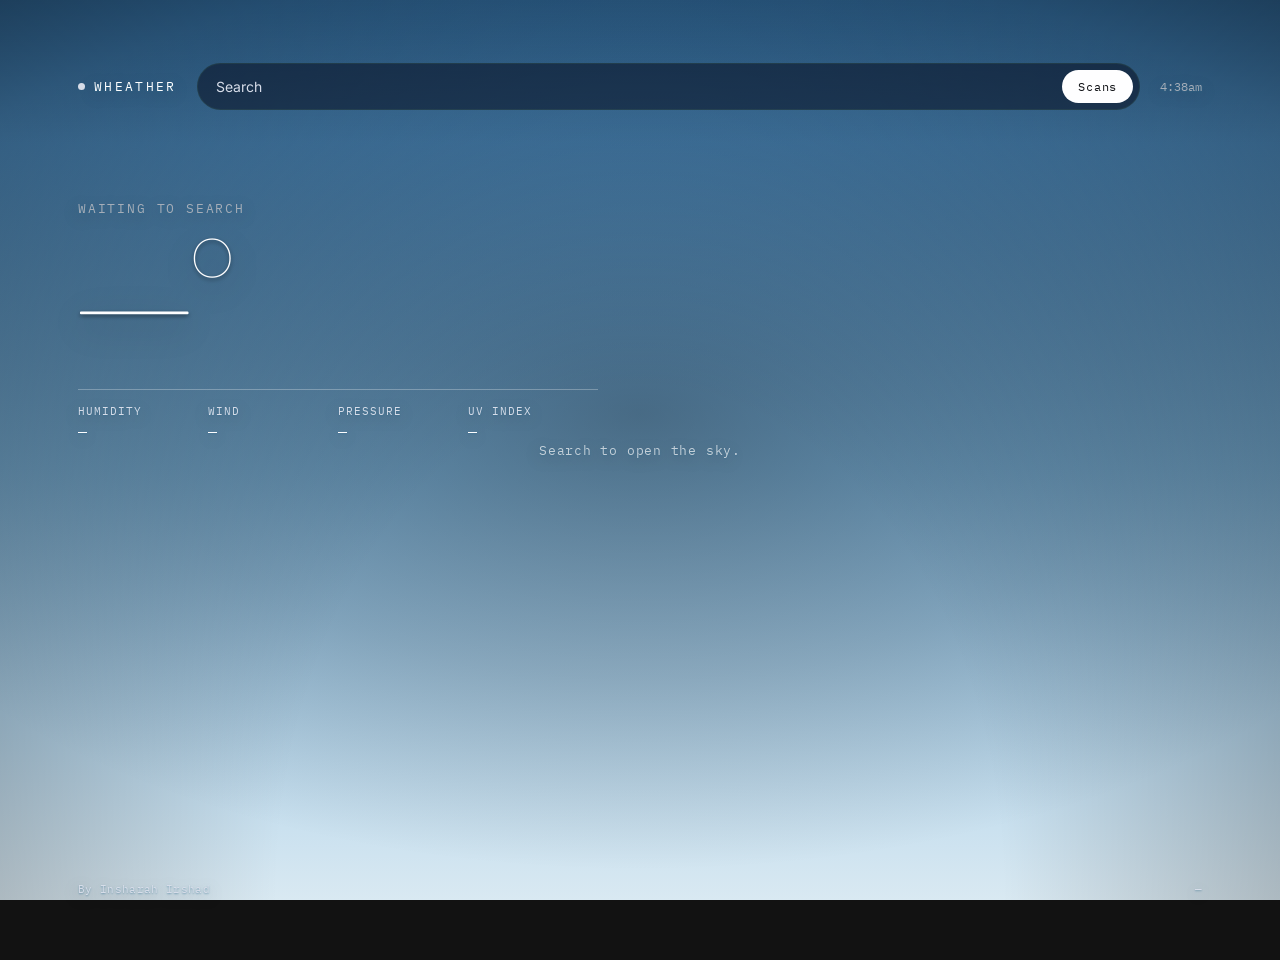
<file: Week-03/Task-01-WeatherDashboard/index.html>
<!DOCTYPE html>
<html lang="en">
<head>
<meta charset="UTF-8">
<meta name="viewport" content="width=device-width, initial-scale=1.0">
<title>Aether — Live Weather Forecast</title>
<meta name="description" content="A weather observatory that renders the real sky — sun and moon positioned by actual sunrise and sunset — with condition-based safety guidance.">

<link rel="preconnect" href="https://fonts.googleapis.com">
<link rel="preconnect" href="https://fonts.gstatic.com" crossorigin>
<link href="https://fonts.googleapis.com/css2?family=Fraunces:ital,opsz,wght@0,9..144,300;0,9..144,440;0,9..144,600;1,9..144,440&family=Inter:wght@400;500;600&family=IBM+Plex+Mono:wght@400;500&display=swap" rel="stylesheet">
<link rel="stylesheet" href="style.css">
</head>
<body data-sky="clear-day" data-loading="true">

  <div class="sky" aria-hidden="true">
    <div class="sky__gradient"></div>
    <canvas id="skyCanvas"></canvas>
    <div class="sky__scrim"></div>
    <div class="sky__vignette"></div>
  </div>

  <div class="reading__meta">
    <p class="reading__condition" id="conditionText">--</p>
    <p class="reading__feels" id="feelsLike"></p>
</div>

  <div class="viewport">

    <header class="bar">
      <div class="bar__mark">
        <span class="bar__dot" id="liveDot"></span>
        <span>WHEATHER</span>
      </div>

      <form class="bar__search" id="searchForm" role="search">
        <input
          id="cityInput"
          type="text"
          name="city"
          placeholder="Search"
          autocomplete="off"
          aria-label="City name">
        <button type="submit" id="searchBtn">
          <span>Scan</span>s
        </button>
      </form>

      <div class="bar__clock" id="localClock">--:--</div>
    </header>

    <!-- Hero: current conditions + horizon arc -->
    <main class="hero" id="hero">

      <div class="hero__status" id="statusLine" role="status" aria-live="polite"></div>

      <section class="hero__reading" id="reading">
        <p class="reading__place" id="placeName">Waiting to Search</p>
        <div class="reading__temp-row">
          <h1 class="reading__temp" id="tempValue">—°</h1>
          <div class="reading__meta">
        
            <p class="reading__feels" id="feelsLike"></p>
          </div>
        </div>

        <dl class="reading__stats" id="statGrid">
          <div class="stat"><dt>Humidity</dt><dd id="statHumidity">—</dd></div>
          <div class="stat"><dt>Wind</dt><dd id="statWind">—</dd></div>
          <div class="stat"><dt>Pressure</dt><dd id="statPressure">—</dd></div>
          <div class="stat"><dt>UV index</dt><dd id="statUv">—</dd></div>
        </dl>
      </section>

      <!-- Signature element: the horizon arc -->
      <section class="horizon" id="horizon" aria-label="Sun position across today">
        <svg class="horizon__svg" id="horizonSvg" viewBox="0 0 1000 220" preserveAspectRatio="none">
          <path id="horizonPath" class="horizon__path" d="M 40 190 Q 500 20 960 190" fill="none"/>
          <line class="horizon__ground" x1="0" y1="190" x2="1000" y2="190"/>
          <g id="horizonMarker" class="horizon__marker" transform="translate(40,190)">
            <circle class="horizon__marker-core" r="9"/>
            <circle class="horizon__marker-halo" r="18"/>
          </g>
        </svg>
        <div class="horizon__labels">
          <div class="horizon__label horizon__label--rise">
            <span class="horizon__label-time" id="sunriseTime">—:—</span>
            <span class="horizon__label-tag">Sunrise</span>
          </div>
          <div class="horizon__label horizon__label--now">
            <span class="horizon__label-time" id="dayProgress">—%</span>
            <span class="horizon__label-tag">Through the day</span>
          </div>
          <div class="horizon__label horizon__label--set">
            <span class="horizon__label-time" id="sunsetTime">—:—</span>
            <span class="horizon__label-tag">Sunset</span>
          </div>
        </div>
      </section>

    </main>

    <!-- Field notes: prevention / lifestyle / forecast -->
    <section class="notes" id="notes" aria-label="Field notes">
      <article class="panel panel--notes">
        <h2 class="panel__title"><span class="panel__index">01</span>Before you head out</h2>
        <ul class="panel__list" id="preventionList"></ul>
      </article>

      <article class="panel panel--notes">
        <h2 class="panel__title"><span class="panel__index">02</span>Living with today</h2>
        <ul class="panel__list" id="lifestyleList"></ul>
      </article>

      <article class="panel panel--forecast">
        <h2 class="panel__title"><span class="panel__index">03</span>Next three days</h2>
        <div class="panel__forecast" id="forecastRow"></div>
      </article>
    </section>

    <footer class="foot">
      <span>By Insharah Irshad</span>
      <span id="coordsLine">—</span>
    </footer>

  </div>

  <!-- Empty state, shown before any search -->
  <div class="hint" id="hint">
    <p>Search to open the sky.</p>
  </div>

  <script src="app.js"></script>
</body>
</html>
</file>
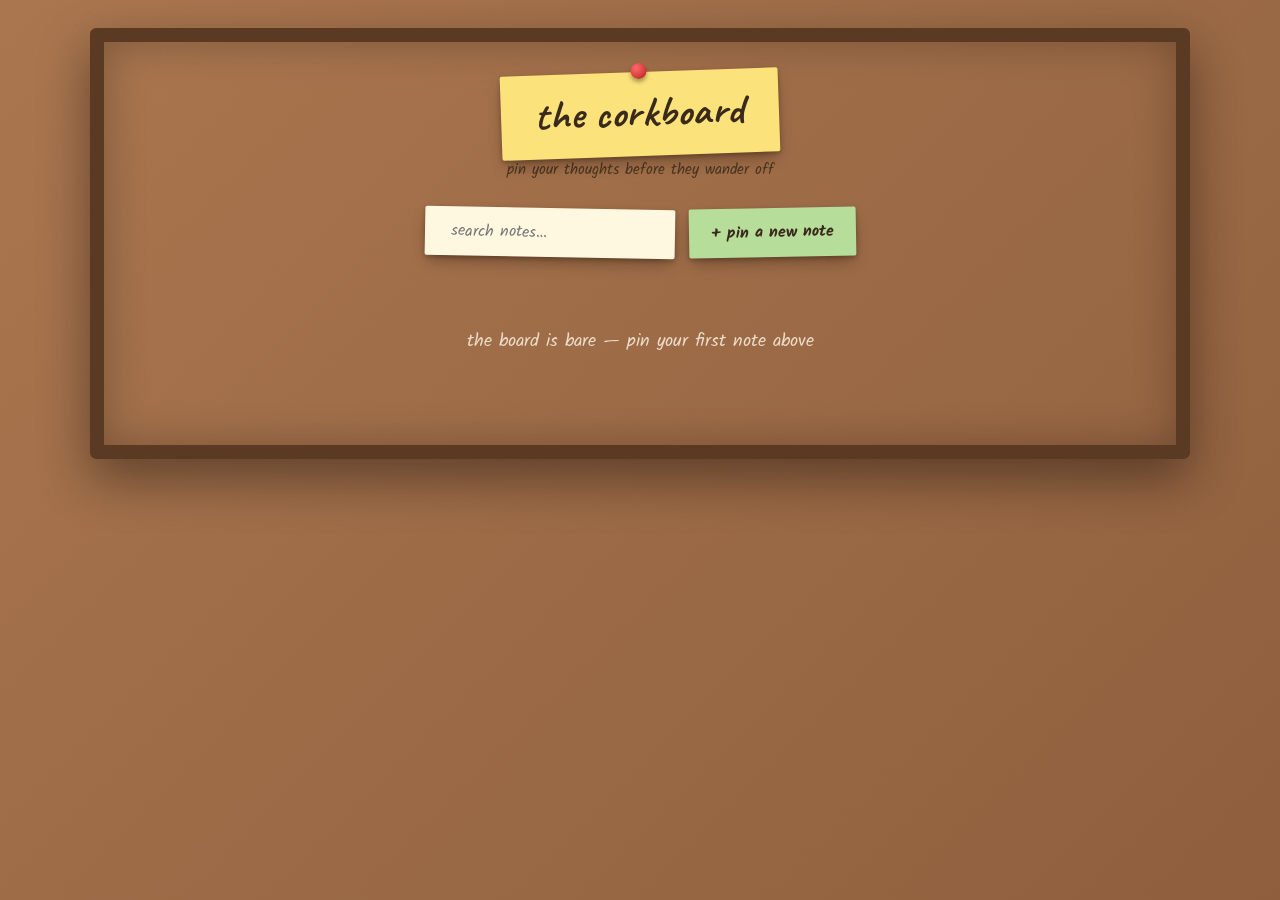
<file: Week-03/Task-02-Notes App/index.html>
<!DOCTYPE html>
<html lang="en">
<head>
<meta charset="UTF-8">
<title>Corkboard — Notes</title>
<link rel="preconnect" href="https://fonts.googleapis.com">
<link href="https://fonts.googleapis.com/css2?family=Kalam:wght@400;700&family=Caveat:wght@600;700&family=JetBrains+Mono:wght@400;500&display=swap" rel="stylesheet">
<link rel="stylesheet" href="style.css">
</head>
<body>

<div class="board">
  <header>
    <div class="title-pin"><h1>the corkboard</h1></div>
    <div class="subtitle">pin your thoughts before they wander off</div>
  </header>

  <div class="toolbar">
    <div class="search-note">
      <span></span>
      <input type="text" id="searchInput" placeholder="search notes…">
    </div>
    <button class="add-btn" id="addBtn">+ pin a new note</button>
  </div>

  <div id="emptyState" class="empty-state" style="display:none;">
    the board is bare, pin your first note above
  </div>

  <div class="grid" id="grid"></div>
</div>

<div class="overlay" id="overlay">
  <div class="editor">
    <h2 id="editorHeading">New note</h2>
    <div class="field" id="titleField">
      <label for="titleInput">Title</label>
      <input type="text" id="titleInput" maxlength="60" placeholder="what's this about?">
      <div class="error-msg">Give your note a title.</div>
    </div>
    <div class="field" id="contentField">
      <label for="contentInput">Content</label>
      <textarea id="contentInput" maxlength="2000" placeholder="write it down…"></textarea>
      <div class="error-msg">A note can't be empty.</div>
    </div>
    <div class="editor-actions">
      <button class="btn-cancel" id="cancelBtn">Cancel</button>
      <button class="btn-save" id="saveBtn">Pin it</button>
    </div>
  </div>
</div>

<script src="script.js"></script>
</body>
</html>
</file>
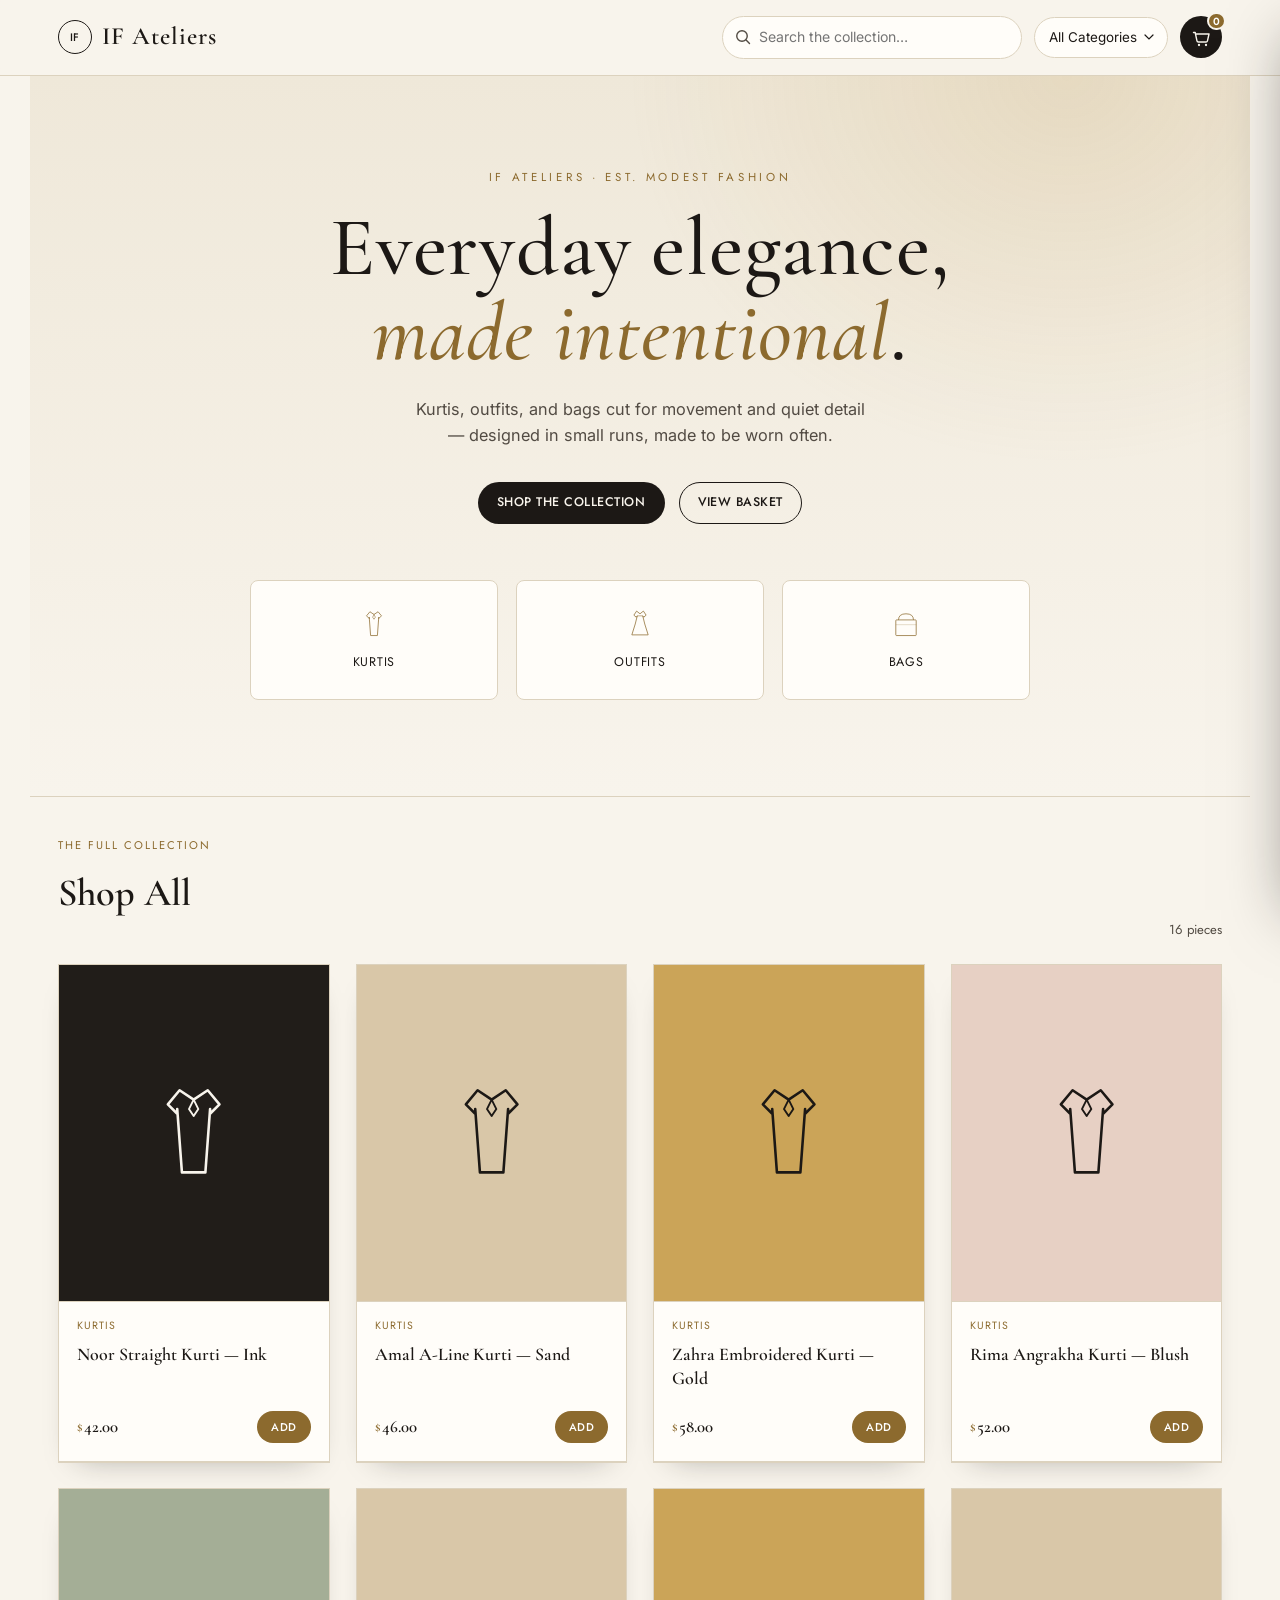
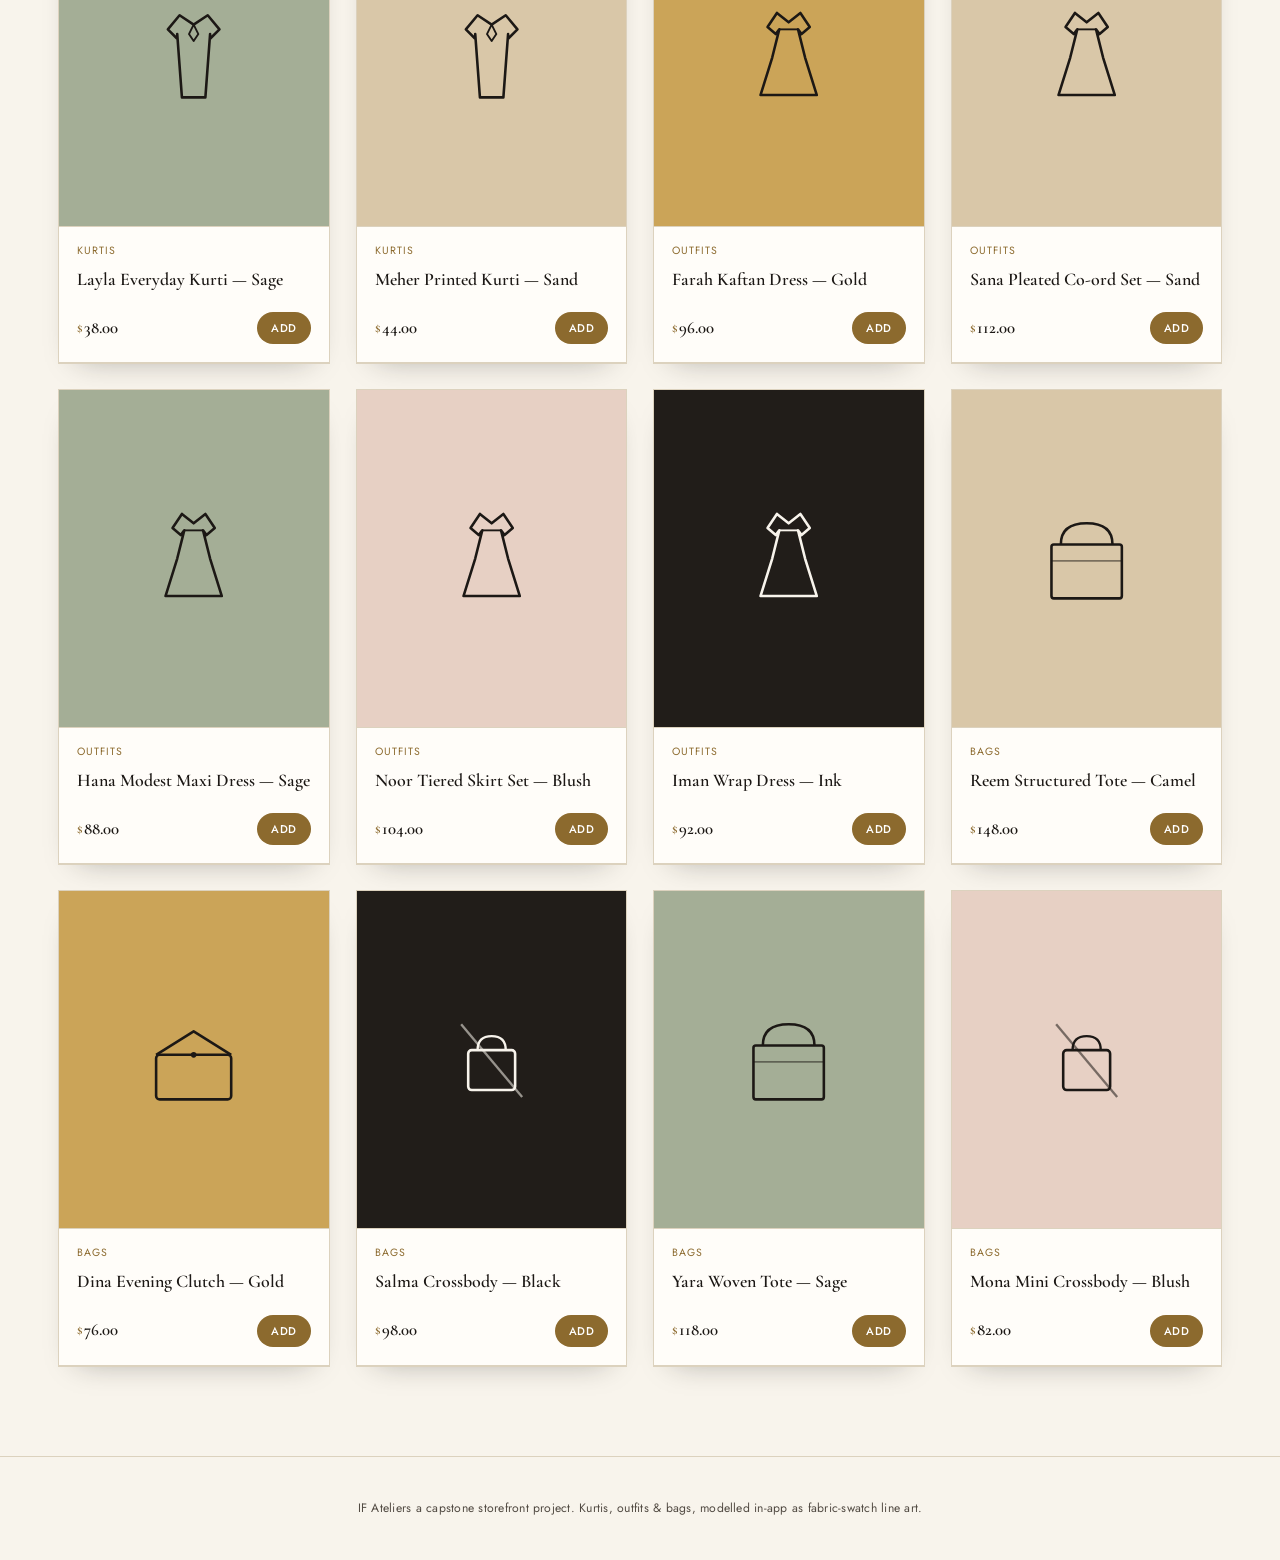
<file: Week-06/storefront/index.html>
<!DOCTYPE html>
<html lang="en">
<head>
<meta charset="UTF-8" />
<meta name="viewport" content="width=device-width, initial-scale=1.0" />
<title>IF Ateliers — Kurtis, Outfits &amp; Bags</title>
<meta name="description" content="IF Ateliers — modest fashion kurtis, outfits, and bags, designed for everyday elegance." />
<link rel="preconnect" href="https://fonts.googleapis.com">
<link rel="preconnect" href="https://fonts.gstatic.com" crossorigin>
<link href="https://fonts.googleapis.com/css2?family=Cormorant+Garamond:wght@500;600;700&family=Jost:wght@400;500;600&family=Inter:wght@400;500;600;700&display=swap" rel="stylesheet">
<link rel="stylesheet" href="style.css" />
</head>
<body>

  <!-- ===== Header ===== -->
  <header class="site-header">
    <div class="header-inner">
      <a href="#/" class="wordmark" aria-label="IF Ateliers home">
        <span class="wordmark-mark">IF</span>IF Ateliers
      </a>

      <div class="header-tools">
        <div class="search-field">
          <svg class="search-icon" width="16" height="16" viewBox="0 0 16 16" fill="none" aria-hidden="true">
            <circle cx="7" cy="7" r="5.25" stroke="currentColor" stroke-width="1.4"/>
            <line x1="11.1" y1="11.1" x2="14.5" y2="14.5" stroke="currentColor" stroke-width="1.4" stroke-linecap="round"/>
          </svg>
          <input type="text" id="search-input" placeholder="Search the collection…" aria-label="Search products" />
        </div>

        <select id="category-select" aria-label="Filter by category">
          <option value="all">All Categories</option>
        </select>

        <button id="cart-toggle" class="cart-toggle" aria-label="Open cart" aria-haspopup="dialog">
          <svg width="20" height="20" viewBox="0 0 20 20" fill="none" aria-hidden="true">
            <path d="M2.5 5.5H4.2L5.9 13.7A1.5 1.5 0 0 0 7.36 15H15a1.5 1.5 0 0 0 1.46-1.16L18 7H5" stroke="currentColor" stroke-width="1.4" stroke-linecap="round" stroke-linejoin="round"/>
            <circle cx="8" cy="18" r="1.15" fill="currentColor"/>
            <circle cx="15" cy="18" r="1.15" fill="currentColor"/>
          </svg>
          <span class="cart-count" id="cart-count">0</span>
        </button>
      </div>
    </div>
  </header>

  <!-- ===== App mount ===== -->
  <main id="app" class="app-root" aria-live="polite"></main>

  <!-- ===== Cart Drawer ===== -->
  <div id="cart-drawer-backdrop" class="drawer-backdrop" hidden></div>
  <aside id="cart-drawer" class="cart-drawer" aria-label="Shopping cart" role="dialog" aria-hidden="true">
    <div class="drawer-head">
      <h2>Your Basket</h2>
      <button id="cart-close" class="icon-btn" aria-label="Close cart">✕</button>
    </div>
    <div id="cart-items" class="cart-items"></div>
    <div class="drawer-foot">
      <div class="drawer-total">
        <span>Subtotal</span>
        <strong id="cart-subtotal">$0.00</strong>
      </div>
      <a href="#/checkout" class="btn btn-primary btn-block" id="checkout-link">Checkout</a>
    </div>
  </aside>

  <!-- ===== Modal + Toast mounts ===== -->
  <div id="modal-root"></div>
  <div id="toast-root" class="toast-root" aria-live="assertive"></div>

  <footer class="site-footer">
    <p>IF Ateliers a capstone storefront project. Kurtis, outfits &amp; bags, modelled in-app as fabric-swatch line art.</p>
  </footer>

  <script src="js/api.js"></script>
  <script src="js/store.js"></script>
  <script src="js/ui.js"></script>
  <script src="js/pages.js"></script>
  <script src="js/router.js"></script>
  <script src="js/main.js"></script>
</body>
</html>
</file>
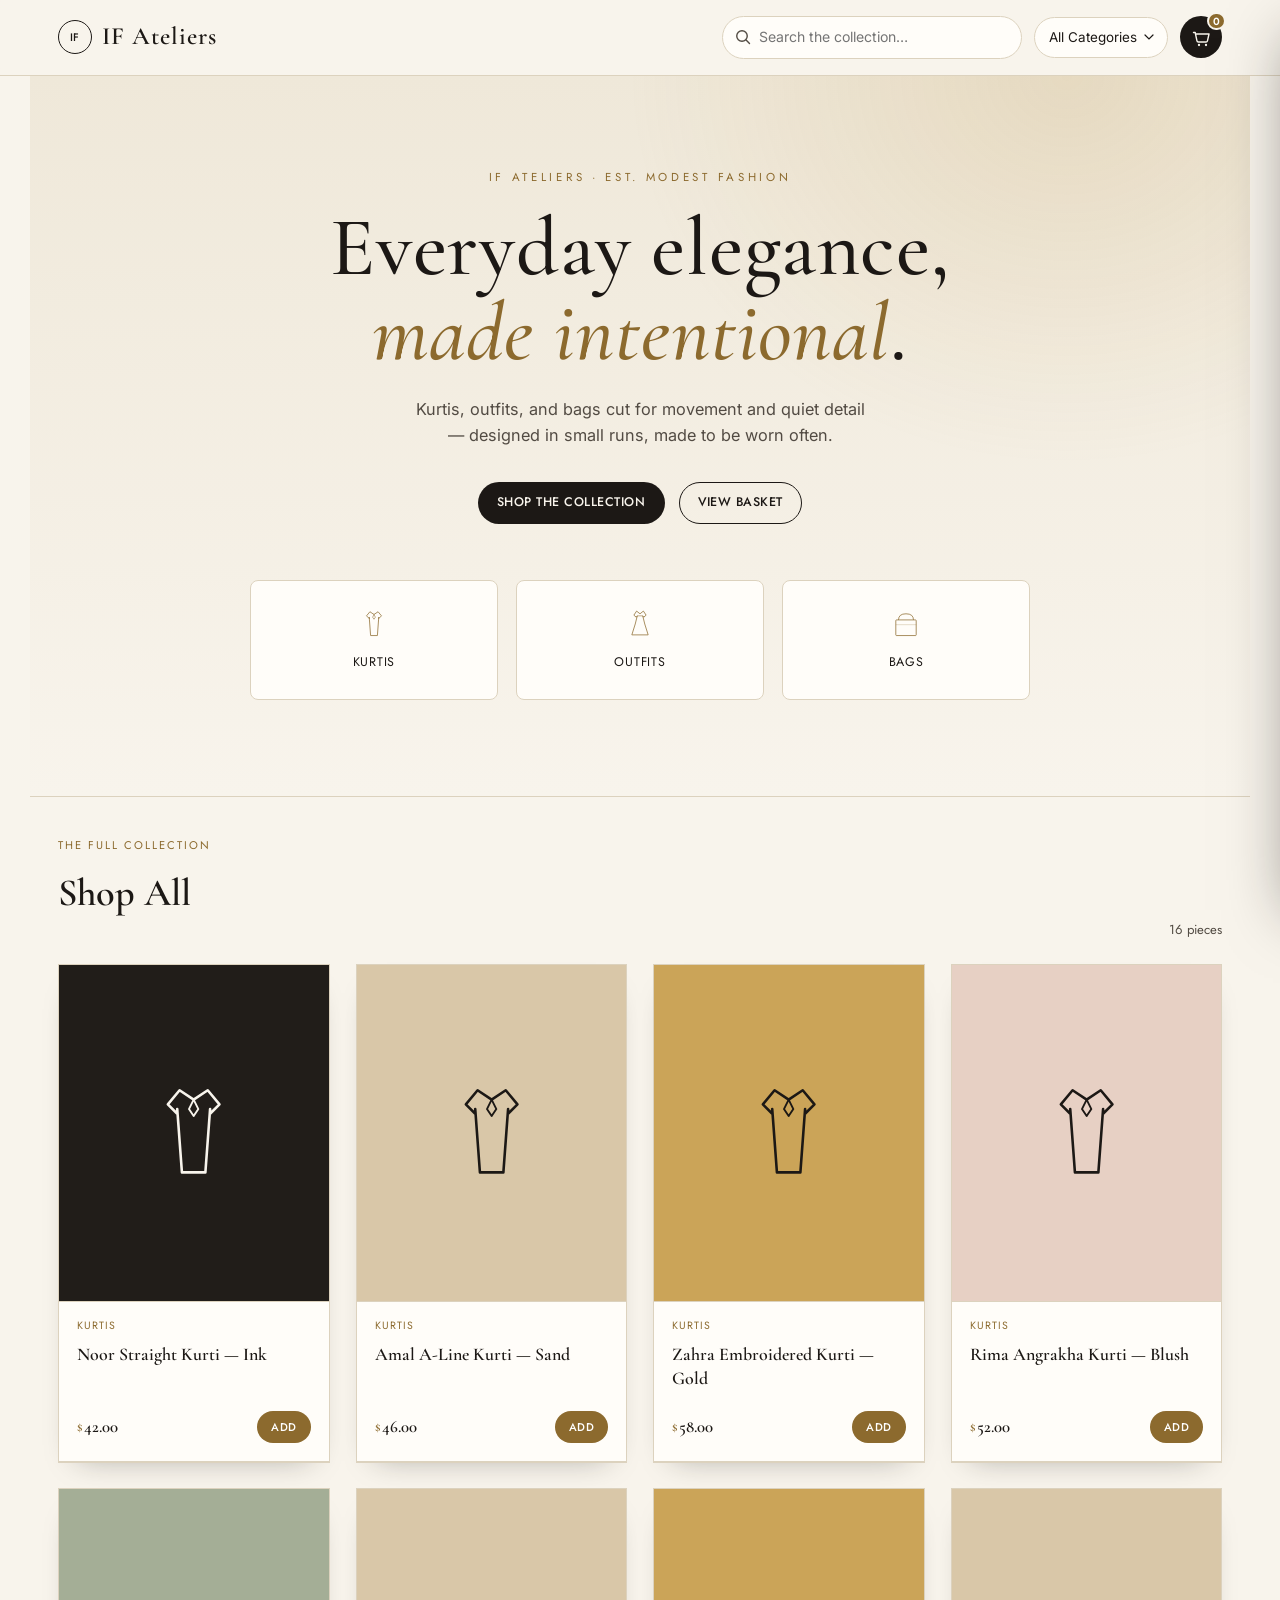
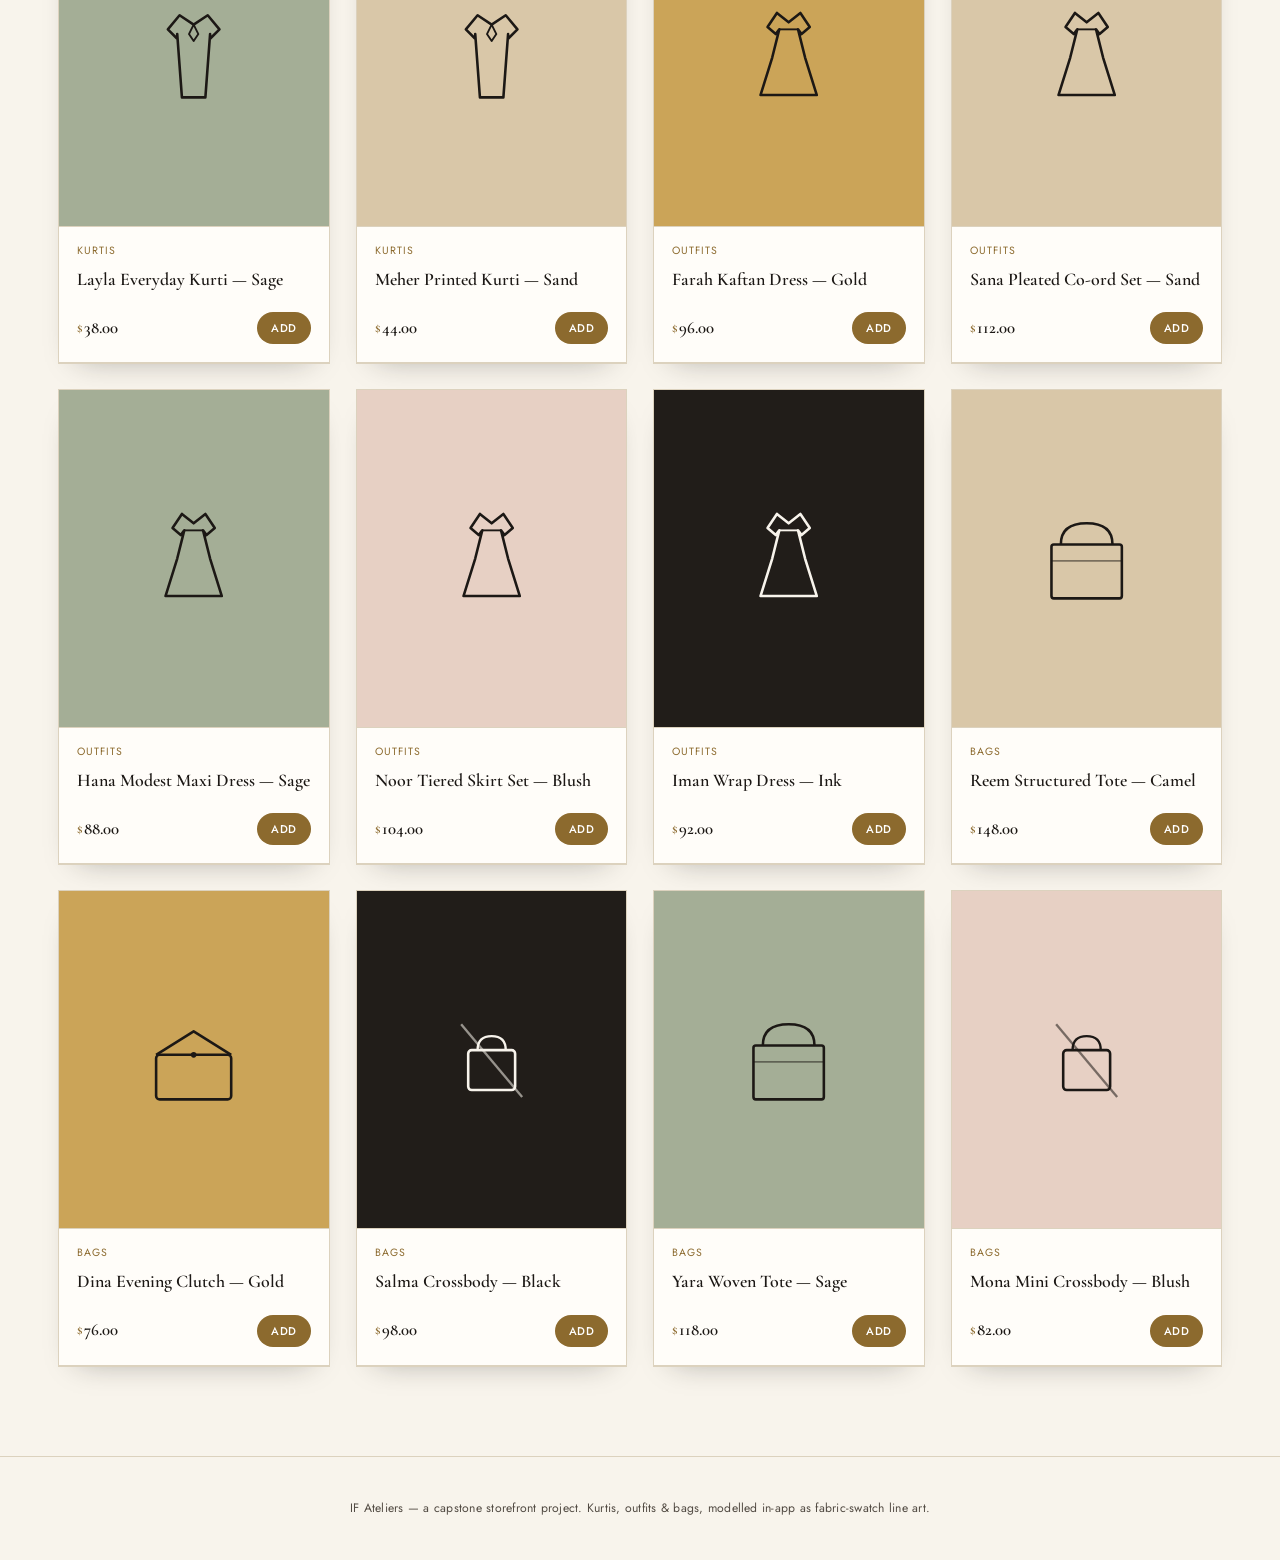
<file: Week-06/if-ateliers-storefront2/storefront/index.html>
<!DOCTYPE html>
<html lang="en">
<head>
<meta charset="UTF-8" />
<meta name="viewport" content="width=device-width, initial-scale=1.0" />
<title>IF Ateliers — Kurtis, Outfits &amp; Bags</title>
<meta name="description" content="IF Ateliers — modest fashion kurtis, outfits, and bags, designed for everyday elegance." />
<link rel="preconnect" href="https://fonts.googleapis.com">
<link rel="preconnect" href="https://fonts.gstatic.com" crossorigin>
<link href="https://fonts.googleapis.com/css2?family=Cormorant+Garamond:wght@500;600;700&family=Jost:wght@400;500;600&family=Inter:wght@400;500;600;700&display=swap" rel="stylesheet">
<link rel="stylesheet" href="style.css" />
</head>
<body>

  <!-- ===== Header ===== -->
  <header class="site-header">
    <div class="header-inner">
      <a href="#/" class="wordmark" aria-label="IF Ateliers home">
        <span class="wordmark-mark">IF</span>IF Ateliers
      </a>

      <div class="header-tools">
        <div class="search-field">
          <svg class="search-icon" width="16" height="16" viewBox="0 0 16 16" fill="none" aria-hidden="true">
            <circle cx="7" cy="7" r="5.25" stroke="currentColor" stroke-width="1.4"/>
            <line x1="11.1" y1="11.1" x2="14.5" y2="14.5" stroke="currentColor" stroke-width="1.4" stroke-linecap="round"/>
          </svg>
          <input type="text" id="search-input" placeholder="Search the collection…" aria-label="Search products" />
        </div>

        <select id="category-select" aria-label="Filter by category">
          <option value="all">All Categories</option>
        </select>

        <button id="cart-toggle" class="cart-toggle" aria-label="Open cart" aria-haspopup="dialog">
          <svg width="20" height="20" viewBox="0 0 20 20" fill="none" aria-hidden="true">
            <path d="M2.5 5.5H4.2L5.9 13.7A1.5 1.5 0 0 0 7.36 15H15a1.5 1.5 0 0 0 1.46-1.16L18 7H5" stroke="currentColor" stroke-width="1.4" stroke-linecap="round" stroke-linejoin="round"/>
            <circle cx="8" cy="18" r="1.15" fill="currentColor"/>
            <circle cx="15" cy="18" r="1.15" fill="currentColor"/>
          </svg>
          <span class="cart-count" id="cart-count">0</span>
        </button>
      </div>
    </div>
  </header>

  <!-- ===== App mount ===== -->
  <main id="app" class="app-root" aria-live="polite"></main>

  <!-- ===== Cart Drawer ===== -->
  <div id="cart-drawer-backdrop" class="drawer-backdrop" hidden></div>
  <aside id="cart-drawer" class="cart-drawer" aria-label="Shopping cart" role="dialog" aria-hidden="true">
    <div class="drawer-head">
      <h2>Your Basket</h2>
      <button id="cart-close" class="icon-btn" aria-label="Close cart">✕</button>
    </div>
    <div id="cart-items" class="cart-items"></div>
    <div class="drawer-foot">
      <div class="drawer-total">
        <span>Subtotal</span>
        <strong id="cart-subtotal">$0.00</strong>
      </div>
      <a href="#/checkout" class="btn btn-primary btn-block" id="checkout-link">Checkout</a>
    </div>
  </aside>

  <!-- ===== Modal + Toast mounts ===== -->
  <div id="modal-root"></div>
  <div id="toast-root" class="toast-root" aria-live="assertive"></div>

  <footer class="site-footer">
    <p>IF Ateliers — a capstone storefront project. Kurtis, outfits &amp; bags, modelled in-app as fabric-swatch line art.</p>
  </footer>

  <script src="js/api.js"></script>
  <script src="js/store.js"></script>
  <script src="js/ui.js"></script>
  <script src="js/pages.js"></script>
  <script src="js/router.js"></script>
  <script src="js/main.js"></script>
</body>
</html>
</file>
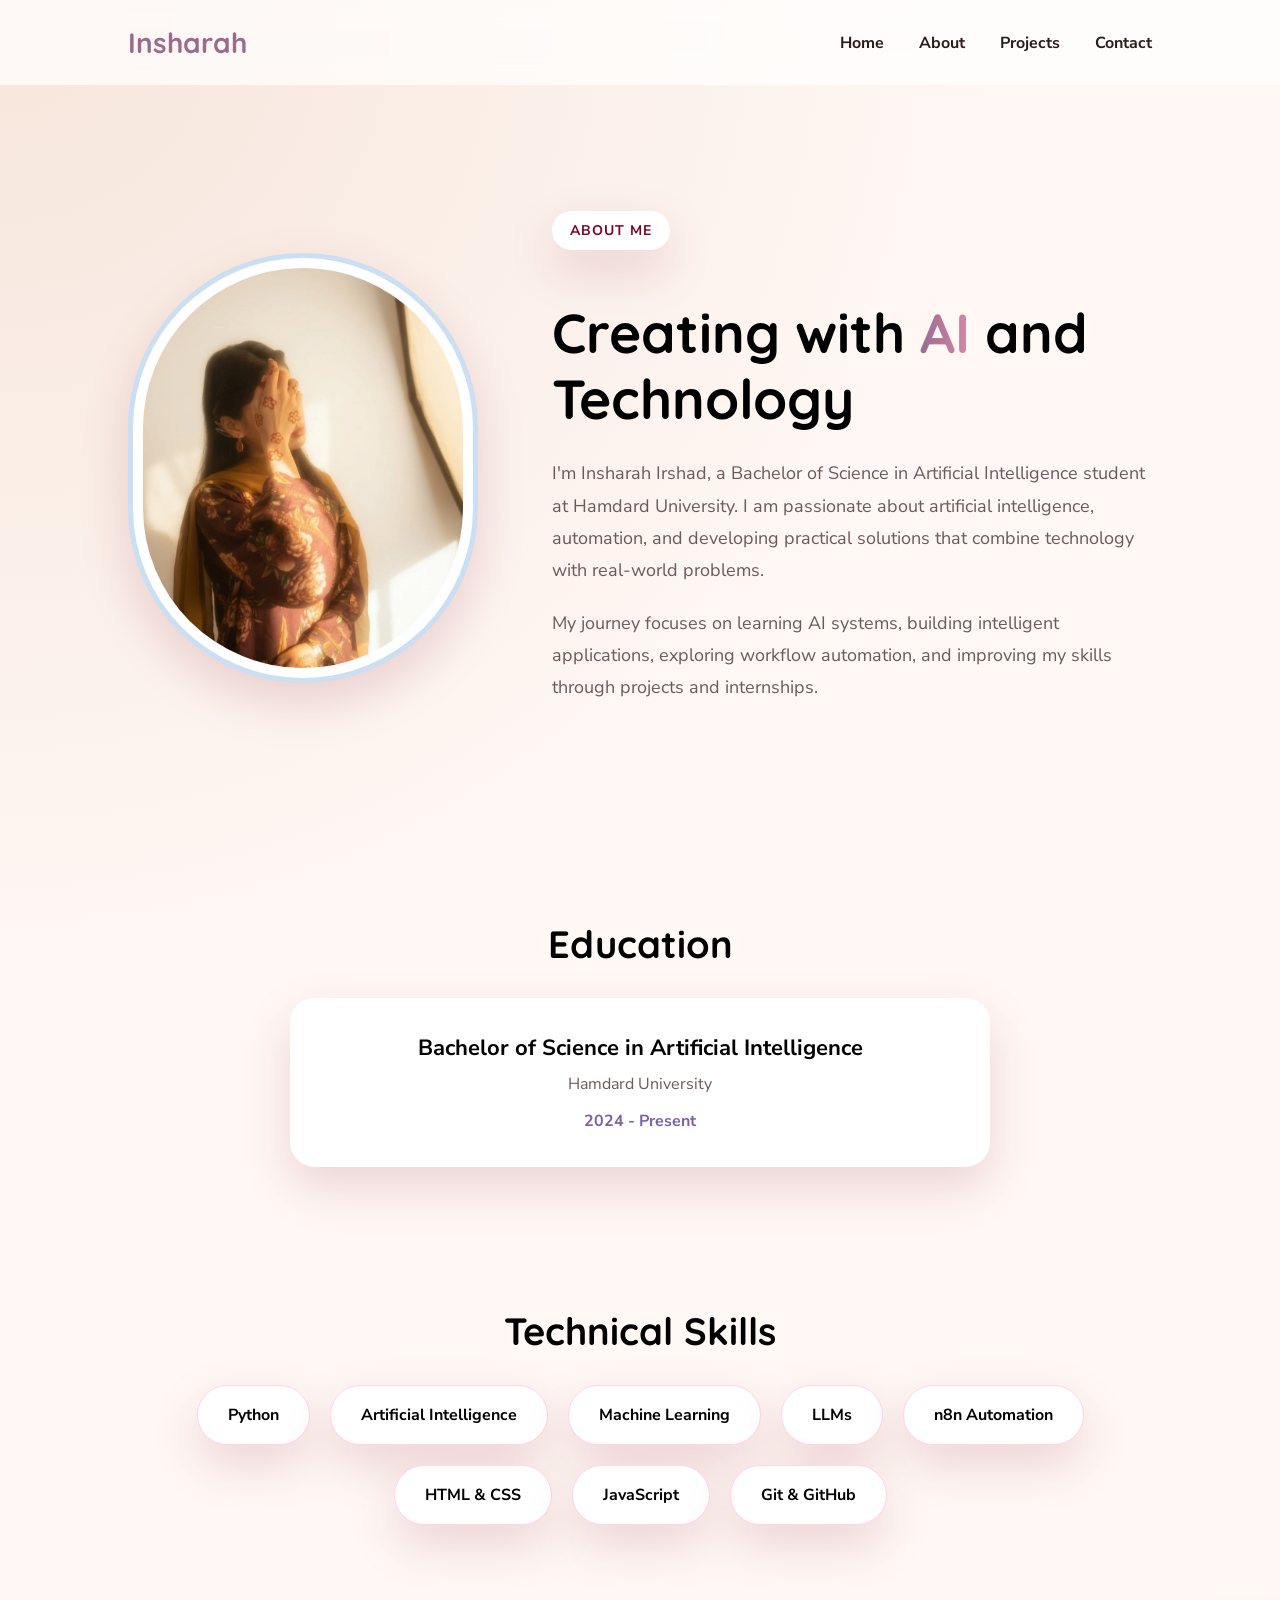
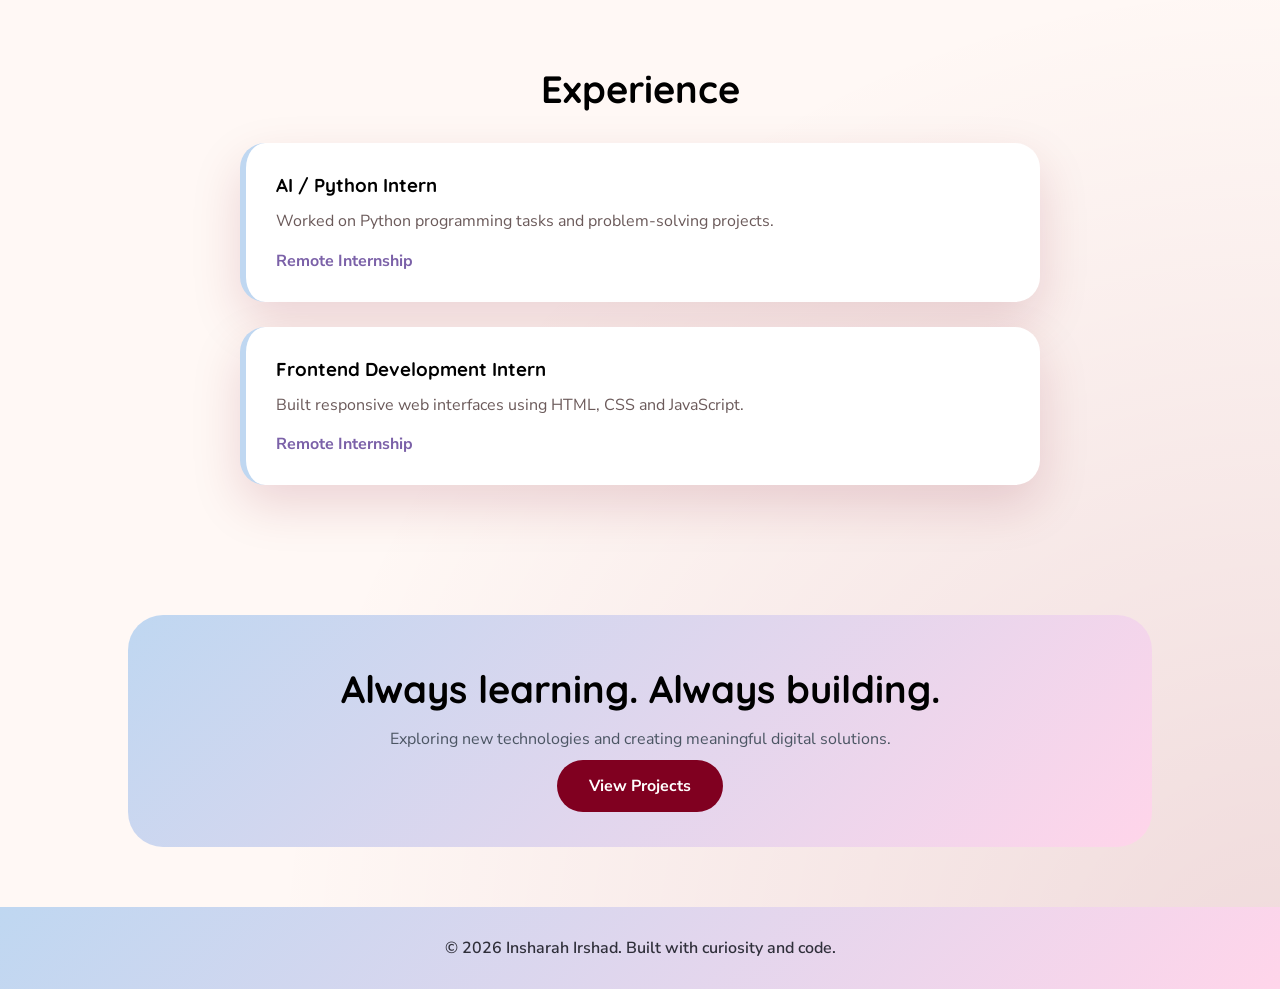
<file: Week-04/about.html>
<!DOCTYPE html>
<html lang="en">

<head>

<meta charset="UTF-8">
<meta name="viewport" content="width=device-width, initial-scale=1.0">

<title>About | Insharah Irshad</title>

<meta name="description" 
content="Learn more about Insharah Irshad, Artificial Intelligence student, skills, education and experience.">


<link rel="preconnect" href="https://fonts.googleapis.com">

<link href="https://fonts.googleapis.com/css2?family=Quicksand:wght@500;600;700&family=Nunito+Sans:wght@400;600;700&display=swap" rel="stylesheet">


<link rel="stylesheet" href="styles.css">

</head>


<body>



<!-- Shared Navbar -->

<header id="navbar"></header>




<main>



<!-- ================= ABOUT HERO ================= -->


<section class="about-hero">


<div class="about-image">


<img src="assets/profile.jpg" 
alt="Insharah Irshad">

</div>



<div class="about-content">


<span class="hero-tag">
ABOUT ME
</span>


<h1>
Creating with
<span>AI</span>
and Technology
</h1>


<p>

I'm Insharah Irshad, a Bachelor of Science in Artificial 
Intelligence student at Hamdard University.

I am passionate about artificial intelligence, automation,
and developing practical solutions that combine technology
with real-world problems.

</p>



<p>

My journey focuses on learning AI systems, building intelligent
applications, exploring workflow automation, and improving my
skills through projects and internships.

</p>



</div>


</section>





<!-- ================= EDUCATION ================= -->


<section class="about-section">


<h2>
Education
</h2>



<div class="info-card">


<h3>
Bachelor of Science in Artificial Intelligence
</h3>


<p>
Hamdard University
</p>


<span>
2024 - Present
</span>


</div>



</section>






<!-- ================= SKILLS ================= -->


<section class="about-section">


<h2>
Technical Skills
</h2>



<div class="skills-container">


<div class="skill-card">
Python
</div>


<div class="skill-card">
Artificial Intelligence
</div>



<div class="skill-card">
Machine Learning
</div>



<div class="skill-card">
LLMs
</div>



<div class="skill-card">
n8n Automation
</div>



<div class="skill-card">
HTML & CSS
</div>



<div class="skill-card">
JavaScript
</div>



<div class="skill-card">
Git & GitHub
</div>


</div>


</section>







<!-- ================= EXPERIENCE ================= -->


<section class="about-section">


<h2>
Experience
</h2>



<div class="timeline">



<div class="timeline-card">


<h3>
AI / Python Intern
</h3>


<p>
Worked on Python programming tasks and 
problem-solving projects.
</p>


<span>
Remote Internship
</span>


</div>






<div class="timeline-card">


<h3>
Frontend Development Intern
</h3>


<p>
Built responsive web interfaces using
HTML, CSS and JavaScript.
</p>


<span>
Remote Internship
</span>


</div>




</div>



</section>





<!-- ================= CTA ================= -->


<section class="about-cta">


<h2>
Always learning. Always building.
</h2>


<p>
Exploring new technologies and creating meaningful
digital solutions.
</p>


<a href="projects.html" class="btn primary-btn">
View Projects
</a>



</section>




</main>






<!-- Shared Footer -->

<footer id="footer"></footer>





<script src="script.js"></script>


</body>

</html>
</file>
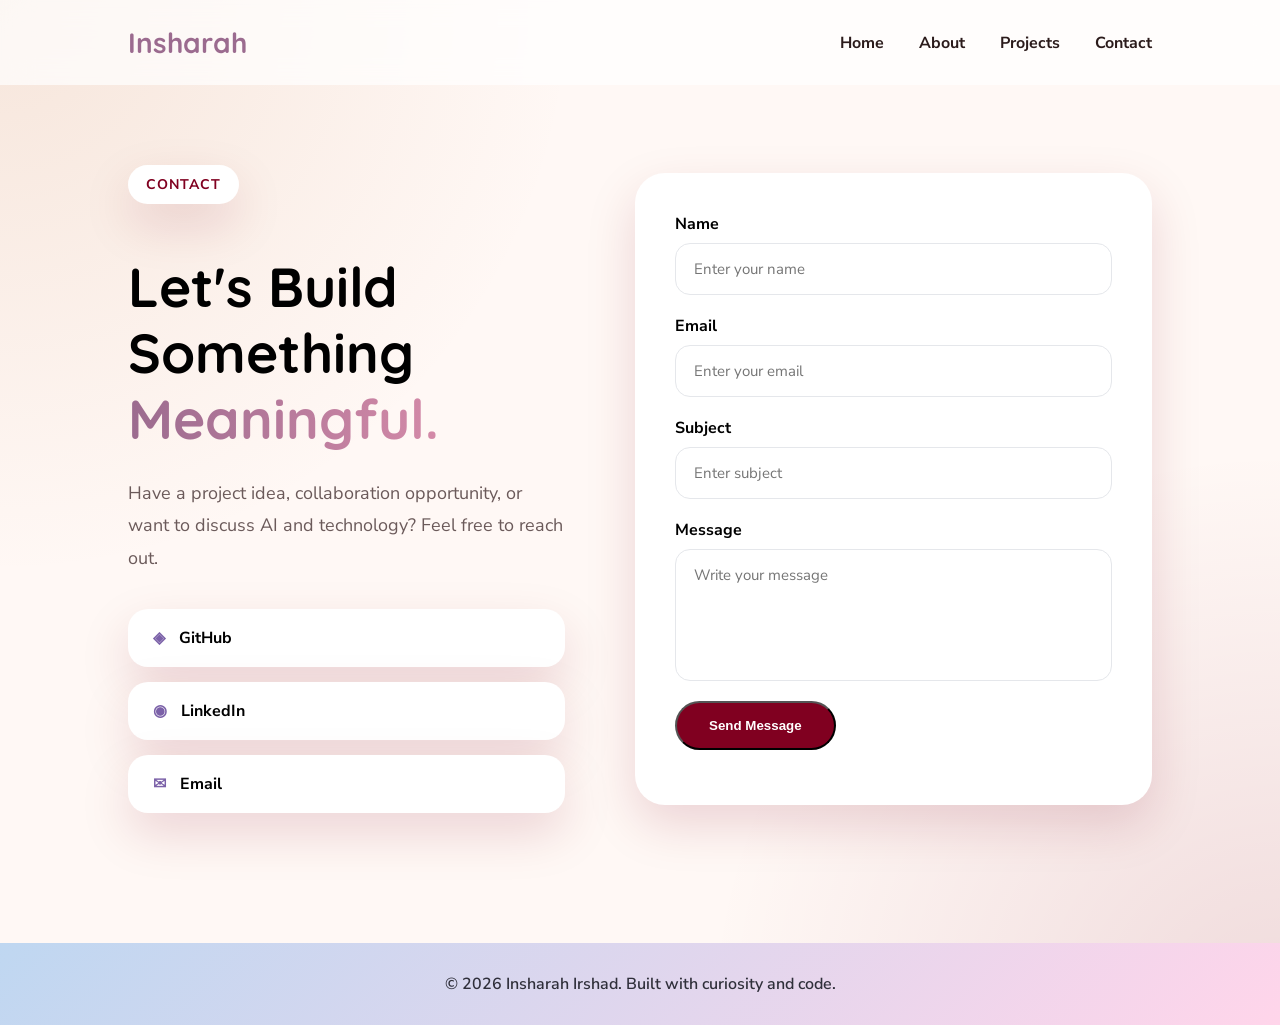
<file: Week-04/contact.html>
<!DOCTYPE html>
<html lang="en">

<head>

<meta charset="UTF-8">
<meta name="viewport" content="width=device-width, initial-scale=1.0">


<title>Contact | Insharah Irshad</title>


<meta name="description"
content="Contact Insharah Irshad for AI, automation and web development collaborations.">



<link rel="preconnect" href="https://fonts.googleapis.com">


<link href="https://fonts.googleapis.com/css2?family=Quicksand:wght@500;600;700&family=Nunito+Sans:wght@400;600;700&display=swap" rel="stylesheet">



<link rel="stylesheet" href="styles.css">


</head>



<body>




<!-- Shared Navbar -->

<header id="navbar"></header>





<main>


<section class="contact-page">



<div class="contact-info">



<span class="hero-tag">
CONTACT
</span>



<h1>
Let's Build Something
<span>Meaningful.</span>
</h1>




<p>

Have a project idea, collaboration opportunity,
or want to discuss AI and technology?

Feel free to reach out.

</p>


<div class="contact-links">


<div>
<a href="https://github.com/insharah-irshad" 
target="_blank"
rel="noopener noreferrer">

<span>◈</span>
GitHub

</a>
</div>



<div>
<a href="https://www.linkedin.com/in/insharah-irshad/" 
target="_blank"
rel="noopener noreferrer">

<span>◉</span>
LinkedIn

</a>
</div>



<div>
<a href="mailto:insharahirshad314@gmail.com">

<span>✉</span>
Email

</a>
</div>



</div>

</div>







<!-- CONTACT FORM -->


<div class="contact-form-container">


<form id="contactForm">



<div class="input-group">


<label for="name">
Name
</label>


<input 
type="text"
id="name"
placeholder="Enter your name"
>


</div>





<div class="input-group">


<label for="email">
Email
</label>


<input 
type="email"
id="email"
placeholder="Enter your email"
>


</div>






<div class="input-group">


<label for="subject">
Subject
</label>


<input 
type="text"
id="subject"
placeholder="Enter subject"
>


</div>






<div class="input-group">


<label for="message">
Message
</label>


<textarea
id="message"
rows="5"
placeholder="Write your message">
</textarea>


</div>






<button type="submit" class="btn primary-btn">

Send Message

</button>



<p id="formMessage"></p>



</form>



</div>



</section>




</main>





<!-- Shared Footer -->


<footer id="footer"></footer>




<script src="script.js"></script>


</body>

</html>
</file>
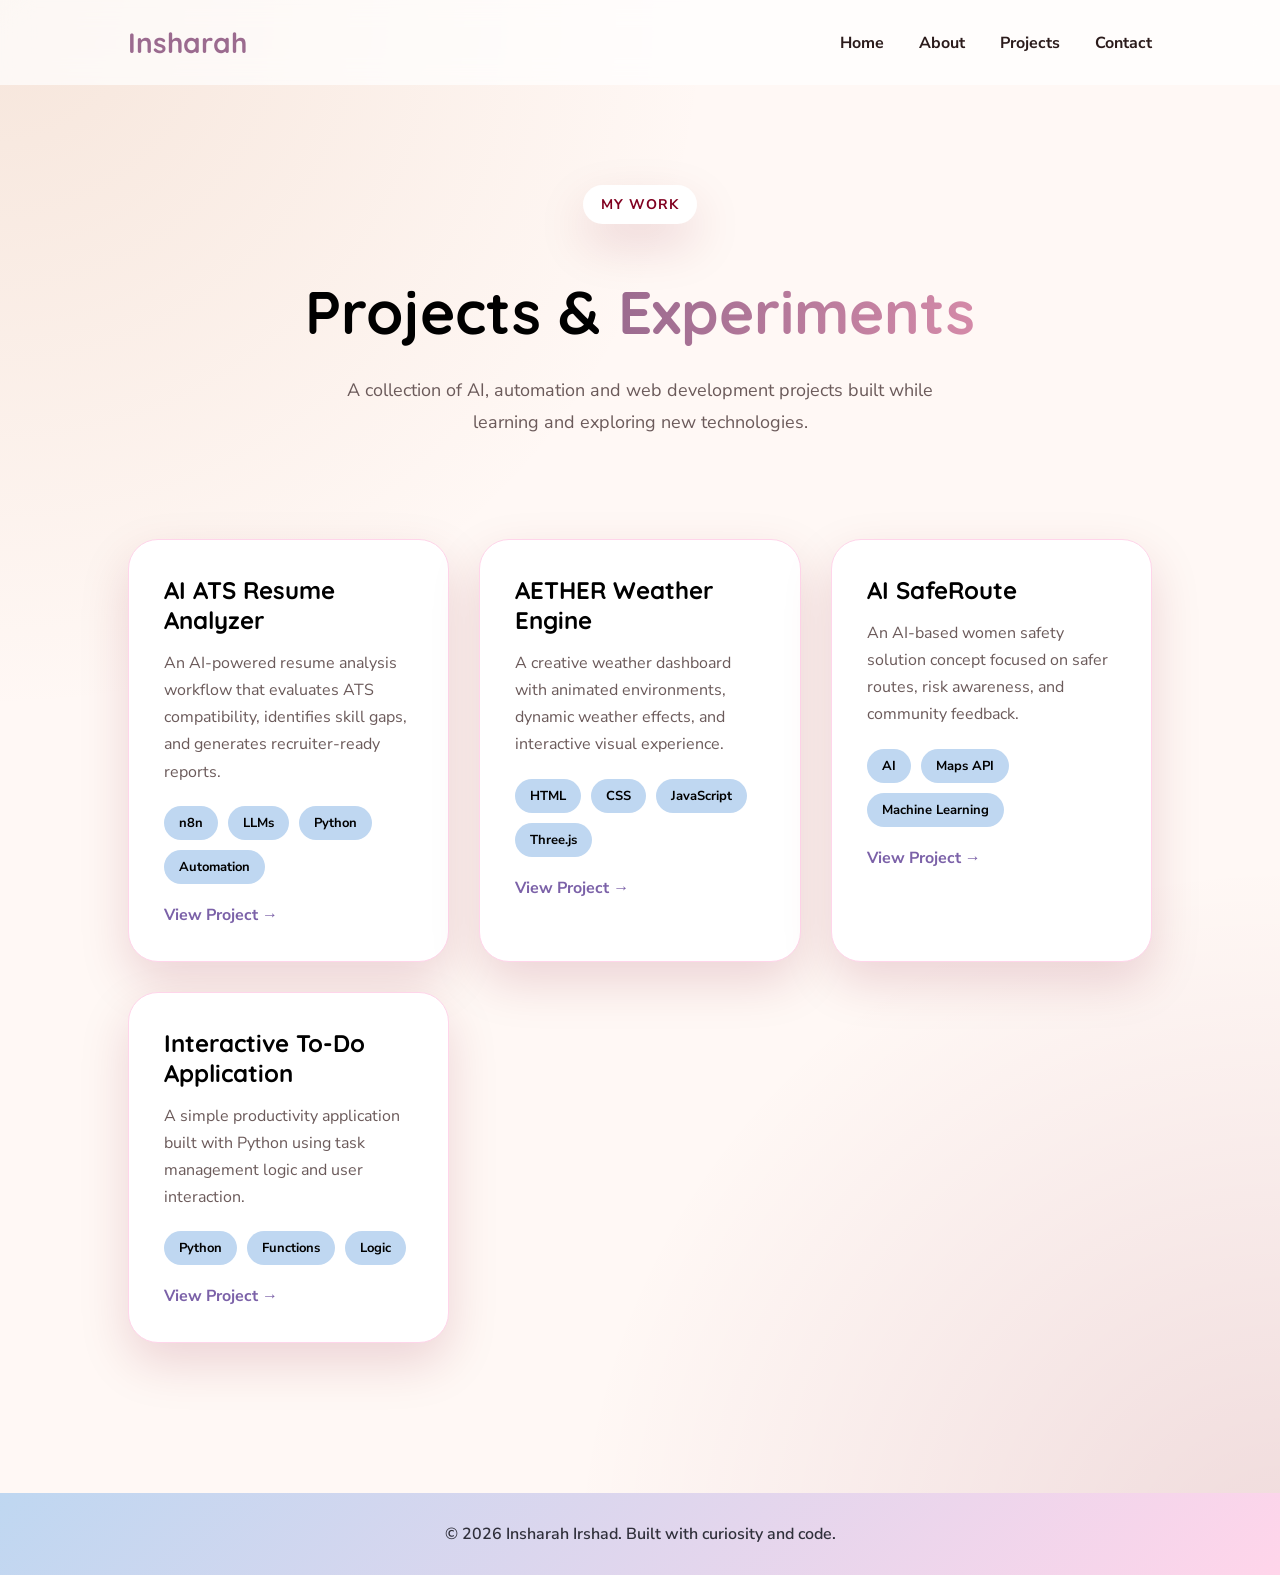
<file: Week-04/projects.html>
<!DOCTYPE html>
<html lang="en">


<head>


<meta charset="UTF-8">

<meta name="viewport" content="width=device-width, initial-scale=1.0">


<title>Projects | Insharah Irshad</title>


<meta name="description"
content="Projects built by Insharah Irshad including AI applications, automation workflows and web projects.">



<link rel="preconnect" href="https://fonts.googleapis.com">


<link href="https://fonts.googleapis.com/css2?family=Quicksand:wght@500;600;700&family=Nunito+Sans:wght@400;600;700&display=swap" rel="stylesheet">



<link rel="stylesheet" href="styles.css">


</head>




<body>



<!-- Shared Navbar -->

<header id="navbar"></header>






<main>



<section class="projects-hero">


<span class="hero-tag">
MY WORK
</span>



<h1>

Projects &
<span>Experiments</span>

</h1>



<p>

A collection of AI, automation and web development
projects built while learning and exploring new technologies.

</p>



</section>







<!-- Dynamic Project Container -->


<section class="projects-container" id="projectsContainer">


<!-- JavaScript will insert cards here -->


</section>





</main>






<!-- Shared Footer -->


<footer id="footer"></footer>






<script src="script.js"></script>



</body>


</html>
</file>
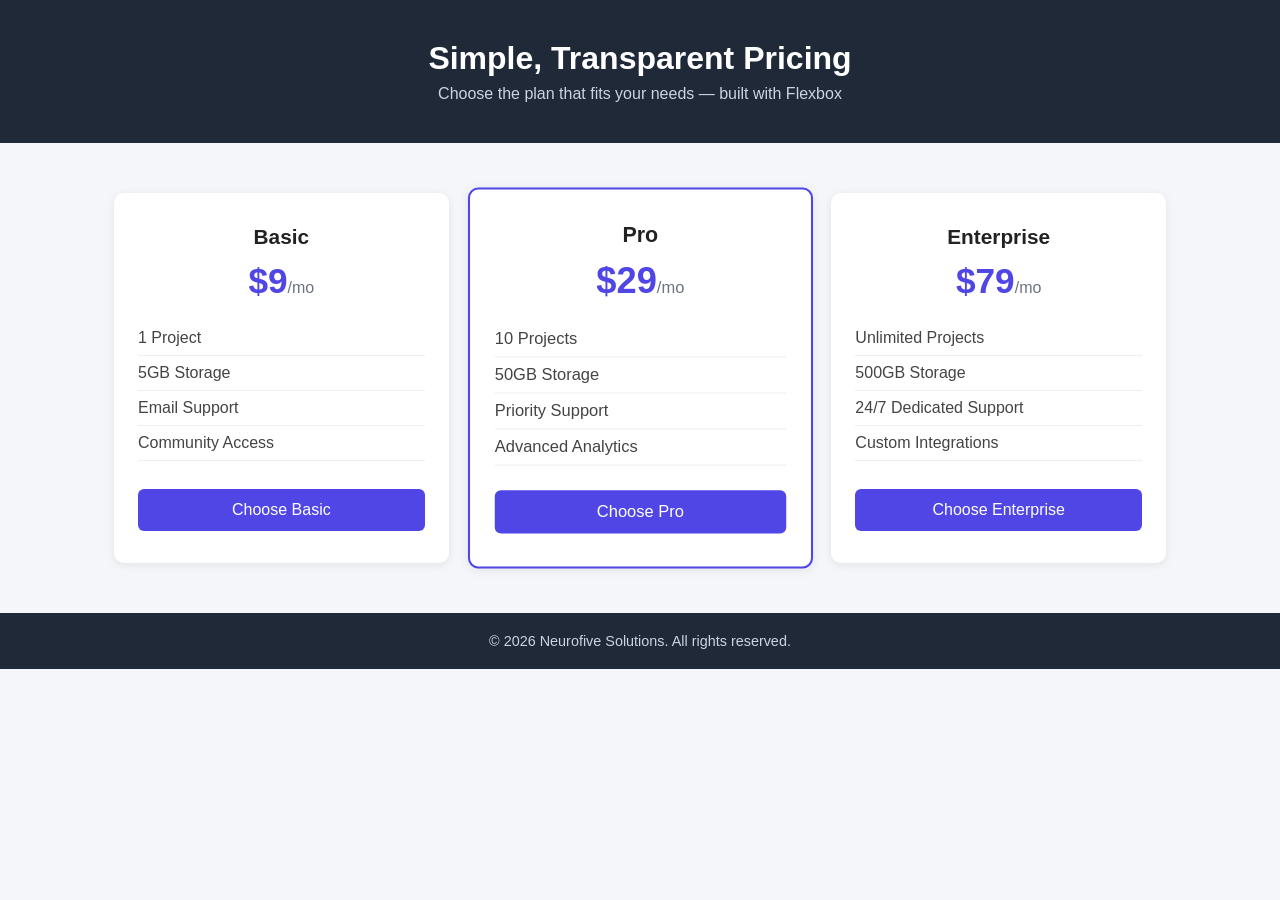
<file: Week-01/Task-02-ResponsiveLayouts/Flexbox.html>
<!DOCTYPE html>
<html lang="en">
<head>
<meta charset="UTF-8">
<meta name="viewport" content="width=device-width, initial-scale=1.0">
<title>Pricing — Flexbox Version</title>
<style>

  
  * {
    margin: 0;
    padding: 0;
    box-sizing: border-box;
  }

  body {
    font-family: 'Segoe UI', Arial, sans-serif;
    background: #f5f6fa;
    color: #222;
  }

  /* ---------- Header ---------- */
  header {
    background: #1f2937;
    color: #fff;
    text-align: center;
    padding: 40px 20px;
  }

  header h1 {
    font-size: 2rem;
    margin-bottom: 8px;
  }

  header p {
    color: #cbd5e1;
    font-size: 1rem;
  }

  /* ---------- Pricing Section (Flexbox) ---------- */
  .pricing-container {
    display: flex;
    justify-content: center;
    align-items: stretch;
    gap: 24px;
    flex-wrap: wrap;
    padding: 50px 24px;
    max-width: 1100px;
    margin: 0 auto;
  }

  .pricing-card {
    background: #fff;
    border-radius: 10px;
    box-shadow: 0 2px 10px rgba(0, 0, 0, 0.08);
    padding: 32px 24px;
    flex: 1 1 280px;
    display: flex;
    flex-direction: column;
    text-align: center;
  }

  .pricing-card.featured {
    border: 2px solid #4f46e5;
    transform: scale(1.03);
  }

  .pricing-card h2 {
    font-size: 1.3rem;
    margin-bottom: 12px;
  }

  .price {
    font-size: 2.2rem;
    font-weight: bold;
    color: #4f46e5;
    margin-bottom: 20px;
  }

  .price span {
    font-size: 1rem;
    color: #6b7280;
    font-weight: normal;
  }

  .pricing-card ul {
    list-style: none;
    margin-bottom: 24px;
    flex-grow: 1;
    text-align: left;
  }

  .pricing-card ul li {
    padding: 8px 0;
    border-bottom: 1px solid #eee;
    color: #444;
  }

  .pricing-card button {
    background: #4f46e5;
    color: #fff;
    border: none;
    padding: 12px;
    border-radius: 6px;
    font-size: 1rem;
    cursor: pointer;
  }

  .pricing-card button:hover {
    background: #4338ca;
  }

  /* ---------- Footer ---------- */
  footer {
    background: #1f2937;
    color: #cbd5e1;
    text-align: center;
    padding: 20px;
    font-size: 0.9rem;
  }

  /* ---------- Responsive: stack below 600px ---------- */
  @media (max-width: 600px) {
    .pricing-container {
      flex-direction: column;
      align-items: center;
    }

    .pricing-card {
      width: 100%;
      max-width: 350px;
    }

    .pricing-card.featured {
      transform: none;
    }
  }
</style>
</head>
<body>

  <header>
    <h1>Simple, Transparent Pricing</h1>
    <p>Choose the plan that fits your needs — built with Flexbox</p>
  </header>

  <main class="pricing-container">

    <div class="pricing-card">
      <h2>Basic</h2>
      <div class="price">$9<span>/mo</span></div>
      <ul>
        <li>1 Project</li>
        <li>5GB Storage</li>
        <li>Email Support</li>
        <li>Community Access</li>
      </ul>
      <button>Choose Basic</button>
    </div>

    <div class="pricing-card featured">
      <h2>Pro</h2>
      <div class="price">$29<span>/mo</span></div>
      <ul>
        <li>10 Projects</li>
        <li>50GB Storage</li>
        <li>Priority Support</li>
        <li>Advanced Analytics</li>
      </ul>
      <button>Choose Pro</button>
    </div>

    <div class="pricing-card">
      <h2>Enterprise</h2>
      <div class="price">$79<span>/mo</span></div>
      <ul>
        <li>Unlimited Projects</li>
        <li>500GB Storage</li>
        <li>24/7 Dedicated Support</li>
        <li>Custom Integrations</li>
      </ul>
      <button>Choose Enterprise</button>
    </div>

  </main>

  <footer>
    <p>&copy; 2026 Neurofive Solutions. All rights reserved.</p>
  </footer>

</body>
</html>
</file>
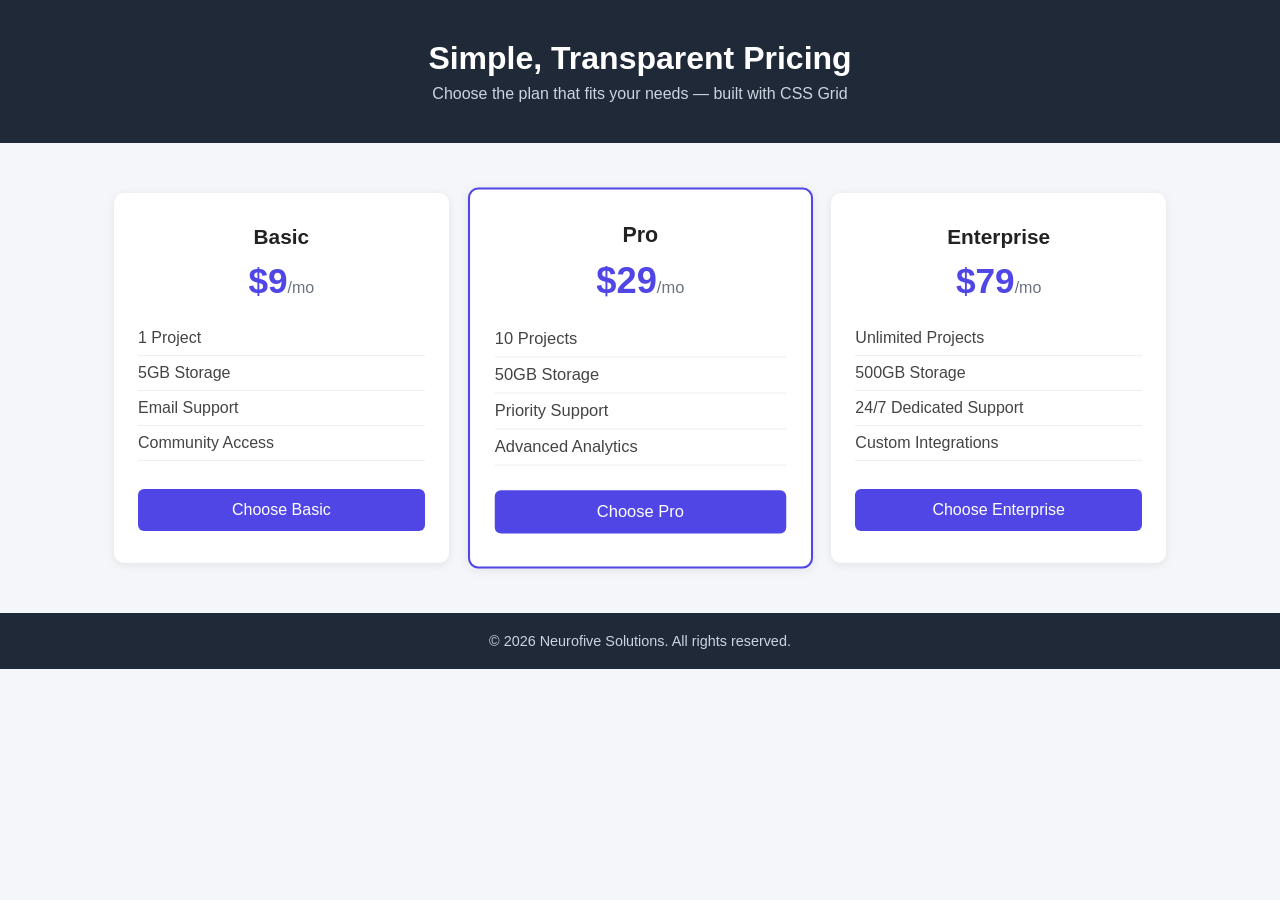
<file: Week-01/Task-02-ResponsiveLayouts/Grid.html>
<!DOCTYPE html>
<html lang="en">
<head>
<meta charset="UTF-8">
<meta name="viewport" content="width=device-width, initial-scale=1.0">
<title>Pricing — Grid Version</title>
<style>
  * {
    margin: 0;
    padding: 0;
    box-sizing: border-box;
  }

  body {
    font-family: 'Segoe UI', Arial, sans-serif;
    background: #f5f6fa;
    color: #222;
  }

  /* ---------- Header ---------- */
  header {
    background: #1f2937;
    color: #fff;
    text-align: center;
    padding: 40px 20px;
  }

  header h1 {
    font-size: 2rem;
    margin-bottom: 8px;
  }

  header p {
    color: #cbd5e1;
    font-size: 1rem;
  }

  /* ---------- Pricing Section (Grid) ---------- */
  .pricing-container {
    display: grid;
    grid-template-columns: repeat(3, 1fr);
    gap: 24px;
    padding: 50px 24px;
    max-width: 1100px;
    margin: 0 auto;
  }

  .pricing-card {
    background: #fff;
    border-radius: 10px;
    box-shadow: 0 2px 10px rgba(0, 0, 0, 0.08);
    padding: 32px 24px;
    display: grid;
    grid-template-rows: auto auto 1fr auto;
    text-align: center;
  }

  .pricing-card.featured {
    border: 2px solid #4f46e5;
    transform: scale(1.03);
  }

  .pricing-card h2 {
    font-size: 1.3rem;
    margin-bottom: 12px;
  }

  .price {
    font-size: 2.2rem;
    font-weight: bold;
    color: #4f46e5;
    margin-bottom: 20px;
  }

  .price span {
    font-size: 1rem;
    color: #6b7280;
    font-weight: normal;
  }

  .pricing-card ul {
    list-style: none;
    margin-bottom: 24px;
    text-align: left;
  }

  .pricing-card ul li {
    padding: 8px 0;
    border-bottom: 1px solid #eee;
    color: #444;
  }

  .pricing-card button {
    background: #4f46e5;
    color: #fff;
    border: none;
    padding: 12px;
    border-radius: 6px;
    font-size: 1rem;
    cursor: pointer;
    align-self: end;
  }

  .pricing-card button:hover {
    background: #4338ca;
  }

  /* ---------- Footer ---------- */
  footer {
    background: #1f2937;
    color: #cbd5e1;
    text-align: center;
    padding: 20px;
    font-size: 0.9rem;
  }

  /* ---------- Responsive: stack below 600px ---------- */
  @media (max-width: 600px) {
    .pricing-container {
      grid-template-columns: 1fr;
    }

    .pricing-card.featured {
      transform: none;
    }
  }
</style>
</head>
<body>

  <header>
    <h1>Simple, Transparent Pricing</h1>
    <p>Choose the plan that fits your needs — built with CSS Grid</p>
  </header>

  <main class="pricing-container">

    <div class="pricing-card">
      <h2>Basic</h2>
      <div class="price">$9<span>/mo</span></div>
      <ul>
        <li>1 Project</li>
        <li>5GB Storage</li>
        <li>Email Support</li>
        <li>Community Access</li>
      </ul>
      <button>Choose Basic</button>
    </div>

    <div class="pricing-card featured">
      <h2>Pro</h2>
      <div class="price">$29<span>/mo</span></div>
      <ul>
        <li>10 Projects</li>
        <li>50GB Storage</li>
        <li>Priority Support</li>
        <li>Advanced Analytics</li>
      </ul>
      <button>Choose Pro</button>
    </div>

    <div class="pricing-card">
      <h2>Enterprise</h2>
      <div class="price">$79<span>/mo</span></div>
      <ul>
        <li>Unlimited Projects</li>
        <li>500GB Storage</li>
        <li>24/7 Dedicated Support</li>
        <li>Custom Integrations</li>
      </ul>
      <button>Choose Enterprise</button>
    </div>

  </main>

  <footer>
    <p>&copy; 2026 Neurofive Solutions. All rights reserved.</p>
  </footer>

</body>
</html>
</file>
<file: Week-01-Profile-Card/styles.css>
:root {
  --bg:            #F3E6DC;   
  --card:          #FFFBF6;   
  --ink:           #3E2723;   
  --muted:         #7A6255;   
  --rose:          #7B4B34;   
  --sage:          #8A9A5B;   
  --mustard:       #D9A441;   

  --font-hand:    'Caveat', cursive;
  --font-display: 'Playfair Display', serif;
  --font-body:    'Poppins', sans-serif;
}

* {
    margin: 0;
    padding: 0;
    box-sizing: border-box;
}

body {

    font-family: var(--font-body);

    background:
      radial-gradient(circle at 15% 20%, rgba(123,75,52,0.14), transparent 45%),
      radial-gradient(circle at 85% 80%, rgba(138,154,91,0.14), transparent 45%),
      var(--bg);

    min-height: 100vh;

    display: flex;

    justify-content: center;

    align-items: center;

    padding: 20px;

}

/* Main */
.page {

    width: 100%;

    display: flex;

    justify-content: center;
}

/* for Card */
.profile-card {

    width: 380px;
    max-width: 90vw;
    background: var(--card);
    border-radius: 22px;
    padding: 38px 30px 34px;
    text-align: center;
    box-shadow:
      0 1px 2px rgba(59,44,53,0.06),
      0 24px 48px -18px rgba(59,44,53,0.35);
    position: relative;
}

@media (max-width:500px){
    .profile-card{
        width:350px;
        padding:30px 20px;
    }
    header h1{
        font-size:36px;
    }

    .profile-image{
        width:120px;
        height:120px;
    }

}
.profile-card::before {
    content: "";
    position: absolute;
    inset: 9px;
    border: 1.5px dashed rgba(123,75,52,0.3);
    border-radius: 15px;
    pointer-events: none;
}


/* Header Polaroid photo */
header {
    display: flex;
    flex-direction: column;
    align-items: center;
}

.polaroid {
    background: var(--card);
    padding: 12px 12px 22px;
    border-radius: 4px;
    box-shadow:
      0 1px 1px rgba(59,44,53,0.08),
      0 14px 24px -10px rgba(59,44,53,0.35);
    transform: rotate(-3deg);
    position: relative;
    margin-top: 4px;
}

.profile-image {
    width: 132px;
    height: 132px;
    display: block;
    object-fit: cover;
    border-radius: 2px;
}

.tape {
    position: absolute;
    width: 46px;
    height: 18px;
    opacity: 0.85;
}

.tape--left {
    top: -9px;
    left: -10px;
    background: var(--mustard);
    transform: rotate(-40deg);
}

.tape--right {
    top: -9px;
    right: -10px;
    background: var(--sage);
    transform: rotate(40deg);
}

header h1 {
    font-family: var(--font-hand);
    font-weight: 700;
    font-size: 42px;
    color: var(--ink);
    margin-top: 20px;
    line-height: 1;
    transform: rotate(-1deg);
}
.role {
    display: inline-block;
    font-family: var(--font-body);
    font-weight: 500;
    font-size: 12px;
    letter-spacing: 0.05em;
    text-transform: uppercase;
    color: var(--rose);
    background: rgba(123,75,52,0.1);
    padding: 6px 14px;
    border-radius: 999px;
    margin-top: 10px;
    transform: rotate(1deg);
}

/* My About */
.about {
    margin-top: 22px;
}
.about p {
    font-family: var(--font-display);
    font-style: italic;
    color: var(--muted);
    line-height: 1.7;
    font-size: 15px;
}

/* Social linnks */
.social-icons {
    margin-top: 26px;
    display: flex;
    justify-content: center;
    gap: 14px;
}

.social-icons a {
    width: 40px;
    height: 40px;
    display: flex;
    justify-content: center;
    align-items: center;
    border-radius: 50%;
    border: 1.5px dashed var(--rose);
    color: var(--rose);
    text-decoration: none;
    font-size: 15px;
    transition: 0.25s ease;
}


.social-icons a:hover {
    background: var(--rose);
    border-style: solid;
    color: var(--card);
    transform: translateY(-3px) rotate(-4deg);
}

.social-icons a:focus-visible {
    outline: 2px solid var(--sage);
    outline-offset: 2px;
}
</file>
<file: Week-04/styles.css>
/* =========================
   GLOBAL STYLES
========================= */


*{
    margin:0;
    padding:0;
    box-sizing:border-box;
}



:root{

    --burgundy:#800020;
    --toffee:#C47A44;

    --background:#FFF8F5;

    --white:#FFFFFF;

    --text:#2B1B1B;

    --light-text:#6B5A5A;

    --shadow:0 20px 50px rgba(128,0,32,0.15);

}


body{

    font-family:"Nunito Sans", sans-serif;

    background:
    radial-gradient(circle at top left, rgba(196,122,68,0.15), transparent 35%),
    radial-gradient(circle at bottom right, rgba(128,0,32,0.12), transparent 35%),
    var(--background);
}


a{

    text-decoration:none;

    color:inherit;

}





/* =========================
   HERO SECTION
========================= */


.hero{

    min-height:100vh;

    display:flex;

    align-items:center;

    justify-content:space-between;

    gap:50px;

    padding:80px 10%;

    overflow:hidden;

}



.hero-content{

    flex:1;

    max-width:550px;

    animation:fadeUp 0.8s ease;


}




.hero-tag{


    display:inline-block;

    padding:10px 18px;

    border-radius:50px;

    background:var(--white);

    color:var(--burgundy);

    font-size:14px;

    font-weight:700;

    letter-spacing:1px;

    box-shadow:var(--shadow);

    margin-bottom:25px;


}




.hero-content h1{


    font-family:"Quicksand",sans-serif;

    font-size:70px;

    line-height:1.1;

    font-weight:700;


}




.hero-content h1 span{


   background:linear-gradient(
90deg,
var(--burgundy),
var(--toffee)
);

background-clip:text;
-webkit-background-clip:text;

color:transparent;
-webkit-text-fill-color:transparent;


}




.hero-content h2{


    margin-top:25px;

    font-size:28px;

    font-weight:700;


}





.hero-content p{


    margin-top:20px;

    color:var(--light-text);

    font-size:18px;

    line-height:1.8;

    max-width:520px;


}







/* =========================
   BUTTONS
========================= */


.hero-buttons{


    display:flex;

    gap:20px;

    margin-top:35px;


}



.btn{


    padding:15px 32px;

    border-radius:30px;

    font-weight:700;

    transition:0.3s ease;


}



.primary-btn{


    background:var(--burgundy);

    color:white;


}



.primary-btn:hover{


    transform:translateY(-5px);

    box-shadow:0 15px 30px rgba(123,97,168,0.3);


}





.secondary-btn{


    border:2px solid #7B61A8;

    color:#7B61A8;

    background:white;


}



.secondary-btn:hover{


    background:#7B61A8;

    color:white;


}







/* =========================
   SOCIAL LINKS
========================= */


.quick-links{


    display:flex;

    gap:15px;

    margin-top:35px;

    color:var(--light-text);

    align-items:center;

}



.quick-links a:hover{

    color:#7B61A8;

}





/* =========================
   RIGHT IMAGE SECTION
========================= */


.hero-visual{


    flex:1;

    position:relative;

    display:flex;

    justify-content:center;

    align-items:center;

    min-height:350px;


}




.profile-container{

    width:280px;

    height:360px;

    border-radius:160px;

    overflow:hidden;

    background:white;

    padding:8px;

    box-shadow:var(--shadow);

    border:5px solid rgba(255,213,234,0.7);

    animation:floating 5s ease-in-out infinite;

}


.profile-container img{

    width:100%;

    height:100%;

    object-fit:cover;

    border-radius:150px;

}

/* =========================
   FLOATING CARDS
========================= */


.floating-card{


    position:absolute;

    background:white;

    padding:15px 25px;

    border-radius:20px;

    box-shadow:var(--shadow);

    font-weight:700;

    display:flex;

    gap:10px;

    align-items:center;

    animation:floating 4s ease-in-out infinite;


}



.floating-card span{

    color:#7B61A8;

}



.card-one{

    top:80px;

    right:20px;

}



.card-two{

    bottom:150px;

    left:0;

    animation-delay:1s;

}



.card-three{

    bottom:60px;

    right:40px;

    animation-delay:2s;

}





/* =========================
   PREVIEW CARDS
========================= */


.preview{


    display:flex;

    justify-content:center;

    gap:30px;

    padding:40px 10% 80px;

    flex-wrap:wrap;


}



.preview-card{


    width:300px;

    background:white;

    padding:30px;

    border-radius:25px;

    box-shadow:var(--shadow);

    transition:0.3s;


}



.preview-card:hover{


    transform:translateY(-10px);


}



.preview-card h3{


    font-family:"Quicksand",sans-serif;

    margin-bottom:15px;


}



.preview-card p{


    color:var(--light-text);

    line-height:1.6;


}




/* =========================
   ANIMATIONS
========================= */


@keyframes floating{


    0%,100%{

        transform:translateY(0);

    }


    50%{

        transform:translateY(-15px);

    }


}





@keyframes fadeUp{


    from{

        opacity:0;

        transform:translateY(30px);

    }


    to{

        opacity:1;

        transform:translateY(0);

    }


}





/* =========================
   RESPONSIVE
========================= */


@media(max-width:900px){


    .hero{


        flex-direction:column;

        text-align:center;

        padding:60px 5%;


    }



    .hero-content p{

        margin:auto;

    }



    .hero-buttons,
    .quick-links{


        justify-content:center;


    }



    .hero-content h1{

        font-size:45px;

    }



    .profile-container{

        width:300px;

        height:380px;

    }



    .floating-card{

        display:none;

    }



}

/* =========================
   ABOUT PAGE
========================= */


.about-hero{

    min-height:85vh;

    display:flex;

    align-items:center;

    justify-content:space-between;

    gap:70px;

    padding:80px 10%;

}



.about-image{

    width:350px;

    height:430px;

    border-radius:180px;

    overflow:hidden;

    background:white;

    padding:10px;

    box-shadow:var(--shadow);

    border:5px solid rgba(191,215,241,0.8);

}



.about-image img{

    width:100%;

    height:100%;

    object-fit:cover;

    border-radius:170px;

}





.about-content{

    max-width:600px;

}



.about-content h1{

    font-family:"Quicksand", sans-serif;

    font-size:55px;

    line-height:1.2;

    margin:25px 0;

}



.about-content h1 span{

    background:linear-gradient(
    90deg,
    #9B6B8F,
    #D48AA8
);

background-clip:text;
-webkit-background-clip:text;

color:transparent;
-webkit-text-fill-color:transparent;

}



.about-content p{

    color:var(--light-text);

    font-size:18px;

    line-height:1.8;

    margin-bottom:20px;

}





/* =========================
   ABOUT SECTIONS
========================= */


.about-section{

    padding:70px 10%;

}



.about-section h2{

    font-family:"Quicksand", sans-serif;

    font-size:38px;

    margin-bottom:30px;

    text-align:center;

}





/* Education Card */


.info-card{

    max-width:700px;

    margin:auto;

    background:white;

    padding:35px;

    border-radius:25px;

    box-shadow:var(--shadow);

    text-align:center;

}



.info-card h3{

    font-size:22px;

    margin-bottom:10px;

}



.info-card p{

    color:var(--light-text);

}



.info-card span{

    display:block;

    margin-top:15px;

    color:#7B61A8;

    font-weight:700;

}





/* =========================
   SKILLS
========================= */


.skills-container{

    display:flex;

    justify-content:center;

    flex-wrap:wrap;

    gap:20px;

}



.skill-card{

    background:white;

    padding:18px 30px;

    border-radius:30px;

    box-shadow:var(--shadow);

    font-weight:700;

    transition:0.3s;

    border:1px solid #FFD5EA;

}



.skill-card:hover{

    transform:translateY(-8px);

    background:#FFD5EA;

}





/* =========================
   EXPERIENCE TIMELINE
========================= */


.timeline{

    max-width:800px;

    margin:auto;

    display:flex;

    flex-direction:column;

    gap:25px;

}



.timeline-card{

    background:white;

    padding:30px;

    border-radius:25px;

    box-shadow:var(--shadow);

    border-left:6px solid #BFD7F1;

}



.timeline-card h3{

    font-family:"Quicksand",sans-serif;

    margin-bottom:12px;

}



.timeline-card p{

    color:var(--light-text);

    line-height:1.6;

}



.timeline-card span{

    display:inline-block;

    margin-top:15px;

    color:#7B61A8;

    font-weight:700;

}





/* =========================
   CTA
========================= */


.about-cta{

    margin:60px 10%;

    padding:50px;

    text-align:center;

    border-radius:35px;

    background:linear-gradient(
        135deg,
        #BFD7F1,
        #FFD5EA
    );

}



.about-cta h2{

    font-family:"Quicksand",sans-serif;

    font-size:38px;

    margin-bottom:15px;

}



.about-cta p{

    margin-bottom:25px;

    color:#4b5563;

}







/* =========================
   ABOUT RESPONSIVE
========================= */


@media(max-width:900px){


    .about-hero{

        flex-direction:column;

        text-align:center;

        padding:60px 5%;

    }



    .about-content h1{

        font-size:40px;

    }



    .about-image{

        width:280px;

        height:350px;

    }



    .about-section{

        padding:50px 5%;

    }


}
/* =========================
   CONTACT PAGE
========================= */


.contact-page{

    min-height:85vh;

    display:flex;

    justify-content:space-between;

    align-items:center;

    gap:70px;

    padding:80px 10%;

}



.contact-info{

    flex:1;

    max-width:550px;

}



.contact-info h1{

    font-family:"Quicksand",sans-serif;

    font-size:55px;

    line-height:1.2;

    margin:25px 0;

}



.contact-info h1 span{

background:linear-gradient(
    90deg,
    #9B6B8F,
    #D48AA8
);

    background-clip:text;
-webkit-background-clip:text;

color:transparent;
-webkit-text-fill-color:transparent;

}



.contact-info p{

    color:var(--light-text);

    font-size:18px;

    line-height:1.8;

}





.contact-links{

    margin-top:35px;

    display:flex;

    flex-direction:column;

    gap:15px;

}



.contact-links div{

    background:white;

    padding:18px 25px;

    border-radius:20px;

    box-shadow:var(--shadow);

    font-weight:700;

}



.contact-links span{

    color:#7B61A8;

    margin-right:10px;

}





/* FORM */


.contact-form-container{

    flex:1;

    background:white;

    padding:40px;

    border-radius:30px;

    box-shadow:var(--shadow);

}



.input-group{

    display:flex;

    flex-direction:column;

    margin-bottom:20px;

}



.input-group label{

    margin-bottom:8px;

    font-weight:700;

}



.input-group input,
.input-group textarea{


    padding:15px 18px;

    border-radius:15px;

    border:1px solid #e5e7eb;

    outline:none;

    font-family:inherit;

    font-size:15px;

    resize:none;


}



.input-group input:focus,
.input-group textarea:focus{


    border-color:#BFD7F1;

    box-shadow:0 0 0 4px #BFD7F155;


}




#formMessage{

    margin-top:15px;

    font-weight:700;

}






@media(max-width:900px){


    .contact-page{

        flex-direction:column;

        padding:60px 5%;

    }



    .contact-info h1{

        font-size:40px;

        text-align:center;

    }



    .contact-info p{

        text-align:center;

    }



    .contact-form-container{

        width:100%;

    }


}
/* =========================
   PROJECTS PAGE
========================= */


.projects-hero{


    text-align:center;

    padding:100px 10% 50px;


}



.projects-hero h1{


    font-family:"Quicksand",sans-serif;

    font-size:60px;

    margin:25px 0;


}



.projects-hero h1 span{


   background:linear-gradient(
    90deg,
    #9B6B8F,
    #D48AA8
);

background-clip:text;
-webkit-background-clip:text;

color:transparent;
-webkit-text-fill-color:transparent;


}



.projects-hero p{


    max-width:650px;

    margin:auto;

    color:var(--light-text);

    font-size:18px;

    line-height:1.8;


}





/* PROJECT GRID */


.projects-container{


    padding:50px 10% 100px;

    display:grid;

    grid-template-columns:repeat(3,1fr);

    gap:30px;


}





.project-card{


    background:white;

    padding:35px;

    border-radius:30px;

    box-shadow:var(--shadow);

    transition:0.3s ease;

    border:1px solid #FFD5EA;


}




.project-card:hover{


    transform:translateY(-10px);


}




.project-card h3{


    font-family:"Quicksand",sans-serif;

    font-size:24px;

    margin-bottom:15px;


}




.project-card p{


    color:var(--light-text);

    line-height:1.7;

    margin-bottom:20px;


}

/* =========================
   NAVBAR
========================= */


.navbar{

    width:100%;

    padding:25px 10%;

    display:flex;

    justify-content:space-between;

    align-items:center;

    background:rgba(255,255,255,0.7);

    backdrop-filter:blur(15px);

    position:sticky;

    top:0;

    z-index:100;

}



.logo{

    font-family:"Quicksand",sans-serif;

    font-size:28px;

    font-weight:700;

    color:#9B6B8F;

}



.nav-links{

    display:flex;

    gap:35px;

}



.nav-links a{

    font-weight:700;

    color:var(--text);

    transition:0.3s;

}



.nav-links a:hover{

    color:#9B6B8F;

}





/* =========================
   FOOTER
========================= */


#footer{

    margin-top:50px;

}



.footer-content{

    padding:30px 10%;

    text-align:center;

    background:linear-gradient(
        135deg,
        #BFD7F1,
        #FFD5EA
    );

    color:#2F2F3A;

    font-weight:600;

}





/* =========================
   NAV RESPONSIVE
========================= */


@media(max-width:700px){


    .navbar{

        flex-direction:column;

        gap:20px;

        padding:25px 5%;

    }



    .nav-links{

        gap:18px;

        flex-wrap:wrap;

        justify-content:center;

    }


}





.project-tech{


    display:flex;

    flex-wrap:wrap;

    gap:10px;


}




.project-tech span{


    background:#BFD7F1;

    padding:8px 15px;

    border-radius:20px;

    font-size:13px;

    font-weight:700;


}





.project-link{


    display:inline-block;

    margin-top:20px;

    color:#7B61A8;

    font-weight:700;


}





@media(max-width:1000px){


    .projects-container{


        grid-template-columns:repeat(2,1fr);


    }


}



@media(max-width:700px){


    .projects-container{


        grid-template-columns:1fr;


    }


    .projects-hero h1{


        font-size:40px;


    }


}
</file>
<file: Week-02/Task-01-ToDoList/style.css>
:root {
  --ink: #14171f;
  --ink-soft: #1d212c;
  --paper: #f5f1e8;
  --paper-line: #ded6c2;
  --text-dark: #201e1a;
  --text-muted: #7a7568;
  --amber: #e3a73c;
  --sage: #6b8f71;
  --void-red: #b8543a;

  --font-display: 'Space Grotesk', sans-serif;
  --font-body: 'IBM Plex Sans', sans-serif;
  --font-mono: 'IBM Plex Mono', monospace;
}

* { box-sizing: border-box; }

body {
  margin: 0;
  min-height: 100vh;
  background: var(--ink);
  background-image:
    radial-gradient(circle at 20% 10%, rgba(227, 167, 60, 0.06), transparent 40%),
    radial-gradient(circle at 85% 90%, rgba(107, 143, 113, 0.06), transparent 45%);
  font-family: var(--font-body);
  color: var(--text-dark);
  display: flex;
  align-items: flex-start;
  justify-content: center;
  padding: 48px 20px;
}

.visually-hidden {
  position: absolute;
  width: 1px; height: 1px;
  overflow: hidden;
  clip: rect(0 0 0 0);
}

/* ---- Ledger card ---- */
.ledger {
  width: 100%;
  max-width: 520px;
  background: var(--paper);
  border-radius: 4px;
  padding: 40px 36px 28px;
  box-shadow:
    0 1px 0 rgba(255,255,255,0.4) inset,
    0 30px 60px rgba(0,0,0,0.45);
  position: relative;
}

.ledger::before {
  /* serrated / torn top edge */
  content: "";
  position: absolute;
  top: -9px;
  left: 0; right: 0;
  height: 10px;
  background:
    linear-gradient(135deg, var(--paper) 50%, transparent 50%) 0 0 / 16px 16px repeat-x,
    linear-gradient(-135deg, var(--paper) 50%, transparent 50%) 0 0 / 16px 16px repeat-x;
}

.ledger__header { margin-bottom: 28px; }

.ledger__eyebrow {
  font-family: var(--font-mono);
  font-size: 11px;
  letter-spacing: 0.14em;
  text-transform: uppercase;
  color: var(--text-muted);
  margin: 0 0 8px;
}

.ledger__title {
  font-family: var(--font-display);
  font-weight: 700;
  font-size: 34px;
  letter-spacing: -0.01em;
  margin: 0 0 6px;
  color: var(--text-dark);
}

.ledger__sub {
  font-family: var(--font-mono);
  font-size: 12px;
  color: var(--text-muted);
  margin: 0;
}

/* ---- Entry form ---- */
.entry-form {
  display: flex;
  gap: 10px;
  margin-bottom: 22px;
}

#task-input {
  flex: 1;
  padding: 13px 14px;
  border: 1.5px solid var(--paper-line);
  border-radius: 3px;
  background: #fffdf8;
  font-family: var(--font-body);
  font-size: 14.5px;
  color: var(--text-dark);
  outline: none;
  transition: border-color 0.15s ease;
}

#task-input:focus-visible {
  border-color: var(--amber);
  box-shadow: 0 0 0 3px rgba(227, 167, 60, 0.25);
}

.btn {
  font-family: var(--font-mono);
  font-size: 13px;
  font-weight: 600;
  letter-spacing: 0.02em;
  border: none;
  border-radius: 3px;
  padding: 0 20px;
  cursor: pointer;
  transition: transform 0.1s ease, background 0.15s ease;
}

.btn--ink {
  background: var(--ink);
  color: var(--paper);
}
.btn--ink:hover { background: var(--ink-soft); }
.btn--ink:active { transform: scale(0.97); }
.btn--ink:focus-visible { outline: 2px solid var(--amber); outline-offset: 2px; }

/* ---- Filters ---- */
.filters {
  display: flex;
  gap: 6px;
  margin-bottom: 18px;
  border-bottom: 1px solid var(--paper-line);
  padding-bottom: 14px;
}

.filter-btn {
  font-family: var(--font-mono);
  font-size: 12px;
  letter-spacing: 0.03em;
  background: transparent;
  border: 1px solid transparent;
  color: var(--text-muted);
  padding: 6px 12px;
  border-radius: 20px;
  cursor: pointer;
  transition: all 0.15s ease;
}

.filter-btn:hover { color: var(--text-dark); }

.filter-btn.is-active {
  background: var(--ink);
  color: var(--paper);
}

.filter-btn:focus-visible { outline: 2px solid var(--amber); outline-offset: 2px; }

/* ---- Task list ---- */
.task-list {
  list-style: none;
  margin: 0;
  padding: 0;
  display: flex;
  flex-direction: column;
}

.task-item {
  display: flex;
  align-items: center;
  gap: 12px;
  padding: 13px 4px;
  border-bottom: 1px dashed var(--paper-line);
  position: relative;
}

.task-item:last-child { border-bottom: none; }

.task-item__index {
  font-family: var(--font-mono);
  font-size: 11px;
  color: var(--text-muted);
  width: 24px;
  flex-shrink: 0;
}

.task-item__checkbox {
  appearance: none;
  width: 19px;
  height: 19px;
  flex-shrink: 0;
  border: 1.5px solid var(--text-muted);
  border-radius: 3px;
  cursor: pointer;
  position: relative;
  transition: border-color 0.15s ease, background 0.15s ease;
}

.task-item__checkbox:hover { border-color: var(--sage); }

.task-item__checkbox:checked {
  background: var(--sage);
  border-color: var(--sage);
}

.task-item__checkbox:checked::after {
  content: "✓";
  position: absolute;
  inset: 0;
  display: flex;
  align-items: center;
  justify-content: center;
  color: var(--paper);
  font-size: 12px;
  font-weight: 700;
}

.task-item__checkbox:focus-visible { outline: 2px solid var(--amber); outline-offset: 2px; }

.task-item__text {
  flex: 1;
  font-size: 14.5px;
  line-height: 1.4;
  color: var(--text-dark);
  word-break: break-word;
}

.task-item.is-complete .task-item__text {
  color: var(--text-muted);
  text-decoration: line-through;
  text-decoration-color: var(--sage);
  text-decoration-thickness: 1.5px;
}

/* Signature element: rubber stamp badge on completion */
.stamp {
  font-family: var(--font-mono);
  font-size: 10px;
  font-weight: 700;
  letter-spacing: 0.1em;
  color: var(--sage);
  border: 1.5px solid var(--sage);
  border-radius: 3px;
  padding: 2px 6px;
  transform: rotate(-8deg);
  opacity: 0;
  transition: opacity 0.15s ease, transform 0.15s ease;
  flex-shrink: 0;
}

.task-item.is-complete .stamp {
  opacity: 1;
  animation: stamp-in 0.22s ease-out;
}

@keyframes stamp-in {
  from { opacity: 0; transform: rotate(-8deg) scale(1.8); }
  to   { opacity: 1; transform: rotate(-8deg) scale(1); }
}

.task-item__delete {
  background: transparent;
  border: none;
  color: var(--text-muted);
  font-family: var(--font-mono);
  font-size: 11px;
  letter-spacing: 0.05em;
  cursor: pointer;
  padding: 4px 6px;
  border-radius: 3px;
  opacity: 0;
  transition: opacity 0.15s ease, color 0.15s ease, background 0.15s ease;
  flex-shrink: 0;
}

.task-item:hover .task-item__delete,
.task-item__delete:focus-visible { opacity: 1; }

.task-item__delete:hover {
  color: var(--void-red);
  background: rgba(184, 84, 58, 0.1);
}

.task-item__delete:focus-visible { outline: 2px solid var(--void-red); outline-offset: 1px; }

/* ---- Empty state ---- */
.empty-state {
  font-family: var(--font-mono);
  font-size: 13px;
  color: var(--text-muted);
  text-align: center;
  padding: 30px 0;
  margin: 0;
}

/* ---- Footer ---- */
.ledger__footer {
  display: flex;
  align-items: center;
  justify-content: space-between;
  margin-top: 20px;
  padding-top: 16px;
  border-top: 1px solid var(--paper-line);
}

.counter {
  font-family: var(--font-mono);
  font-size: 12px;
  color: var(--text-muted);
  margin: 0;
}

.link-btn {
  background: none;
  border: none;
  font-family: var(--font-mono);
  font-size: 12px;
  color: var(--text-muted);
  text-decoration: underline;
  text-underline-offset: 2px;
  cursor: pointer;
  padding: 2px 4px;
}

.link-btn:hover { color: var(--void-red); }
.link-btn:focus-visible { outline: 2px solid var(--amber); outline-offset: 2px; }

@media (prefers-reduced-motion: reduce) {
  .stamp, .task-item__checkbox, .task-item__delete { transition: none; animation: none; }
}

@media (max-width: 420px) {
  .ledger { padding: 32px 20px 22px; }
  .ledger__title { font-size: 28px; }
}
</file>
<file: Week-02/Task-02-Animated-Landing-Page/styles.css>
:root{
  --ivory: #FAF3EA;
  --ivory-dim: #F1E7D8;
  --ink: #2A1A1E;
  --wine: #6E1E32;
  --wine-deep: #4B1220;
  --gold: #C79A45;
  --gold-bright: #D9AF5C;
  --blush: #E7B9B0;
  --muted: #8A6E72;
  --line: rgba(250,243,234,0.16);
  --shadow: 0 22px 46px rgba(75,18,32,0.18);
  --ease: cubic-bezier(.22,1,.36,1);
}

*{ box-sizing: border-box; margin:0; padding:0; }

html{ scroll-behavior: smooth; }

body{
  background: var(--ivory);
  color: var(--ink);
  font-family: 'Jost', sans-serif;
  line-height: 1.6;
  -webkit-font-smoothing: antialiased;
  overflow-x: hidden;
}

h1,h2,h3{ font-family: 'Cormorant Garamond', serif; font-weight: 600; letter-spacing: -0.01em; }

.eyebrow{
  font-family: 'Jost', sans-serif;
  font-size: 0.76rem;
  font-weight: 500;
  letter-spacing: 0.2em;
  text-transform: uppercase;
  color: var(--gold);
}

a{ color: inherit; text-decoration: none; }

.wrap{ max-width: 1140px; margin: 0 auto; padding: 0 32px; }

/* NAV  */
nav{
  position: sticky; top: 0; z-index: 50;
  background: rgba(75,18,32,0.92);
  backdrop-filter: blur(10px);
  border-bottom: 1px solid var(--line);
}
nav .wrap{
  display:flex; align-items:center; justify-content:space-between;
  height: 76px; color: var(--ivory);
}
.logo{
  font-family:'Cormorant Garamond', serif; font-size:1.55rem; font-weight:600;
  letter-spacing: 0.02em;
  display:flex; align-items:center; gap:9px;
}
.logo .mark{
  width:8px; height:8px; border-radius:50%;
  background: var(--gold-bright);
  box-shadow: 0 0 0 4px rgba(217,175,92,0.2);
}
.nav-links{ display:flex; gap:34px; font-size:0.88rem; letter-spacing: 0.03em; color: rgba(250,243,234,0.72); }
.nav-links a{ position:relative; transition: color .3s var(--ease); }
.nav-links a::after{
  content:''; position:absolute; left:0; bottom:-6px; width:0; height:1px;
  background: var(--gold-bright); transition: width .3s var(--ease);
}
.nav-links a:hover{ color: var(--ivory); }
.nav-links a:hover::after{ width:100%; }

.btn{
  display:inline-flex; align-items:center; gap:8px;
  padding: 12px 24px; border-radius: 999px;
  font-size:0.86rem; font-weight:500; letter-spacing:0.02em;
  border: 1px solid transparent;
  cursor:pointer;
  transition: transform .35s var(--ease), box-shadow .35s var(--ease), background .35s var(--ease), border-color .35s var(--ease);
}
.btn-primary{ background: var(--gold-bright); color: var(--wine-deep); }
.btn-primary:hover{ transform: translateY(-2px); box-shadow: 0 14px 26px rgba(217,175,92,0.4); }
.btn-ghost{ border-color: rgba(250,243,234,0.32); color: var(--ivory); }
.btn-ghost:hover{ border-color: var(--ivory); background: rgba(250,243,234,0.08); transform: translateY(-2px); }

/* HERO */
.hero{
  position: relative;
  background: radial-gradient(110% 130% at 80% 6%, #7A2C41 0%, var(--wine) 45%, var(--wine-deep) 100%);
  color: var(--ivory);
  padding: 120px 0 130px;
  overflow: hidden;
}
.hero .wrap{ position:relative; z-index:2; display:grid; grid-template-columns: 1.05fr 0.95fr; gap: 40px; align-items:center; }
.hero h1{ font-size: clamp(2.7rem, 5.2vw, 4.2rem); line-height:1.05; }
.hero h1 em{ font-style: italic; color: var(--gold-bright); }
.hero p.lead{ margin-top:22px; max-width:460px; color: rgba(250,243,234,0.78); font-size:1.08rem; }
.hero-cta{ margin-top:36px; display:flex; gap:16px; align-items:center; flex-wrap:wrap; }
.hero-note{ margin-top:20px; font-size:0.8rem; letter-spacing:0.04em; color: rgba(250,243,234,0.6); }

/* Signature element: garments swaying on a hanging rack */
.drape-stage{ position:relative; height: 420px; }
.rack-rod{
  position:absolute; top:36px; left:8%; right:8%; height:3px;
  background: linear-gradient(90deg, transparent, var(--gold-bright) 12%, var(--gold-bright) 88%, transparent);
  border-radius: 2px;
}
.rack-rod::before, .rack-rod::after{
  content:''; position:absolute; top:-5px; width:13px; height:13px; border-radius:50%;
  background: var(--gold-bright);
}
.rack-rod::before{ left:-2px; }
.rack-rod::after{ right:-2px; }

.garment{
  position:absolute; top:36px;
  transform-origin: top center;
  animation: swing var(--dur, 5s) ease-in-out infinite;
  animation-delay: var(--delay, 0s);
}
.hook{
  width:2px; height:30px; margin:0 auto;
  background: var(--gold-bright);
}
.garment-body{
  width:150px; height:230px; margin-top:-1px;
  background: var(--fill, var(--blush));
  clip-path: polygon(34% 0%, 66% 0%, 100% 13%, 76% 19%, 80% 100%, 20% 100%, 24% 19%, 0% 13%);
  box-shadow: 0 18px 30px rgba(75,18,32,0.18);
}
.garment--kurti{ left: 22%; --dur: 4.6s; --delay: 0s; --fill: var(--blush); }
.garment--kurti .garment-body{ width:130px; height:200px; }
.garment--abaya{ left: 54%; --dur: 5.6s; --delay: -1.4s; --fill: var(--wine); }
.garment--abaya .garment-body{
  width:160px; height:250px;
  background: linear-gradient(180deg, var(--wine) 0%, var(--wine-deep) 100%);
}
.tag{
  position:absolute; top:96px; left:64%;
  width:34px; height:22px; border-radius: 3px 3px 3px 8px;
  background: var(--ivory);
  border: 1px solid var(--gold-bright);
  transform-origin: top left;
  animation: swing 4.2s ease-in-out infinite;
  animation-delay: -0.6s;
  box-shadow: 0 6px 14px rgba(75,18,32,0.18);
}
.tag::before{
  content:''; position:absolute; top:-14px; left:6px;
  width:1px; height:14px; background: var(--gold-bright);
}
.tag::after{
  content:''; position:absolute; top:8px; left:6px;
  width:5px; height:5px; border-radius:50%; background: var(--gold-bright);
}

@keyframes swing{
  0%, 100%{ transform: rotate(-7deg); }
  50%{ transform: rotate(7deg); }
}

/* ---------- MARQUEE (inside bento ticker tile) ---------- */
.marquee{ width: 100%; overflow: hidden; color: var(--gold-bright); }
.marquee-track{
  display: flex; width: max-content;
  animation: marquee 24s linear infinite;
}
.marquee-track span{
  padding: 0 40px;
  font-size: 0.82rem;
  letter-spacing: 0.14em;
  text-transform: uppercase;
  white-space: nowrap;
}
@keyframes marquee{
  from{ transform: translateX(0); }
  to{ transform: translateX(-50%); }
}

/* ---------- LOOKBOOK / CATEGORIES ---------- */
.lookbook{ padding: 130px 0; background: var(--ivory); }
.lookbook .head{ max-width: 580px; margin-bottom: 64px; }
.lookbook h2{ font-size: clamp(2.1rem, 3.8vw, 2.9rem); margin-top:10px; }
.lookbook p.sub{ margin-top:16px; color:#6B565A; font-size:1.05rem; }

/* ---------- BENTO GRID ---------- */
.bento-grid{
  display:grid;
  grid-template-columns: repeat(4, 1fr);
  grid-auto-rows: 168px;
  gap: 20px;
}

.bento-item{
  position: relative;
  border-radius: 22px;
  padding: 30px 28px;
  overflow: hidden;
  opacity: 0;
  transform: translateY(36px);
  transition: opacity .7s var(--ease), transform .7s var(--ease), box-shadow .4s var(--ease), border-color .4s var(--ease);
  transition-delay: var(--reveal-delay, 0s);
}
.bento-item.is-visible{ opacity: 1; transform: translateY(0); }

.bento-item .label{
  font-size:0.76rem; letter-spacing: 0.14em; text-transform: uppercase; font-weight:500;
}
.bento-item h3{ font-size:1.5rem; margin-top:12px; }
.bento-item p{ margin-top:10px; font-size:0.96rem; }
.bento-item .icon{
  width:46px; height:46px; border-radius:50%;
  display:flex; align-items:center; justify-content:center;
  font-size:1.25rem; margin-bottom: 16px;
  transition: transform .4s var(--ease);
}
.bento-item:hover .icon{ transform: rotate(-8deg) scale(1.06); }
.bento-item .arrow{
  position:absolute; right:24px; bottom:22px;
  font-size:1.1rem; opacity:0; transform: translate(-6px,6px);
  transition: opacity .3s var(--ease), transform .3s var(--ease);
}
.bento-item:hover .arrow{ opacity:1; transform: translate(0,0); }

/* Feature tile — Abayas, the anchor of the grid */
.bento-abaya{
  grid-column: 1 / 3; grid-row: 1 / 3;
  background: linear-gradient(150deg, var(--wine) 0%, var(--wine-deep) 100%);
  color: var(--ivory);
  border: 1px solid rgba(250,243,234,0.14);
  display:flex; flex-direction:column; justify-content:flex-end;
}
.bento-abaya::before{
  content:'';
  position:absolute; inset:0;
  background-image: repeating-linear-gradient(135deg, rgba(217,175,92,0.07) 0 2px, transparent 2px 26px);
  pointer-events:none;
}
.bento-abaya .label{ color: var(--gold-bright); }
.bento-abaya .icon{ background: rgba(217,175,92,0.16); color: var(--gold-bright); }
.bento-abaya:hover{ box-shadow: var(--shadow); border-color: rgba(217,175,92,0.45); }

.bento-kurtis, .bento-bags{
  grid-column: span 1; grid-row: span 1;
  background: #FFFDF9;
  border: 1px solid rgba(75,18,32,0.1);
  display:flex; flex-direction:column; justify-content:flex-end;
}
.bento-kurtis .label, .bento-bags .label{ color: var(--wine); }
.bento-kurtis .icon, .bento-bags .icon{
  background: linear-gradient(135deg, var(--gold-bright) 0%, var(--gold) 100%);
  color: var(--wine-deep);
}
.bento-kurtis:hover, .bento-bags:hover{
  box-shadow: var(--shadow);
  border-color: rgba(199,154,69,0.5);
}

/* Stat tile */
.bento-stat{
  grid-column: 3 / 4; grid-row: 2 / 3;
  background: var(--gold-bright);
  color: var(--wine-deep);
  display:flex; flex-direction:column; justify-content:center;
  border: 1px solid rgba(75,18,32,0.08);
}
.bento-stat .stat-number{ font-family:'Cormorant Garamond', serif; font-size:2.6rem; font-weight:600; line-height:1; }
.bento-stat p{ margin-top:8px; color: rgba(75,18,32,0.75); }
.bento-stat:hover{ box-shadow: var(--shadow); }

/* Instagram tile */
.bento-insta{
  grid-column: 4 / 5; grid-row: 2 / 3;
  background: var(--wine-deep);
  color: var(--ivory);
  border: 1px solid rgba(250,243,234,0.14);
  display:flex; flex-direction:column; justify-content:center;
  cursor:pointer;
}
.bento-insta .icon{ background: rgba(217,175,92,0.18); color: var(--gold-bright); }
.bento-insta h3{ font-size:1.2rem; }
.bento-insta p{ color: rgba(250,243,234,0.7); font-size:0.86rem; }
.bento-insta:hover{ box-shadow: var(--shadow); border-color: rgba(217,175,92,0.4); }

/* Wide ticker tile at the base of the grid */
.bento-ticker{
  grid-column: 1 / 5; grid-row: 3 / 4;
  background: var(--wine-deep);
  border: 1px solid rgba(250,243,234,0.14);
  padding: 0;
  display:flex; align-items:center;
}
.bento-ticker:hover{ box-shadow: var(--shadow); }

/* ---------- CTA ---------- */
.cta{
  background: linear-gradient(160deg, var(--wine-deep) 0%, var(--wine) 100%);
  color: var(--ivory);
  padding: 120px 0;
  text-align:center;
  position: relative;
}
.cta h2{ font-size: clamp(2.2rem, 4.2vw, 3.1rem); max-width: 660px; margin: 0 auto; }
.cta p{ color: rgba(250,243,234,0.75); margin-top:18px; max-width:480px; margin-left:auto; margin-right:auto; }
.cta-form{
  margin-top: 40px; display:flex; justify-content:center; gap:12px; flex-wrap:wrap;
}
.cta-form input{
  background: rgba(250,243,234,0.06);
  border: 1px solid rgba(250,243,234,0.26);
  border-radius: 999px;
  padding: 13px 20px;
  color: var(--ivory);
  font-family:'Jost', sans-serif;
  width: 280px;
  transition: border-color .3s var(--ease), background .3s var(--ease);
}
.cta-form input::placeholder{ color: rgba(250,243,234,0.55); }
.cta-form input:focus{ outline:none; border-color: var(--gold-bright); background: rgba(250,243,234,0.1); }
.cta-insta{ margin-top: 26px; display:flex; justify-content:center; }

/* ---------- FOOTER ---------- */
footer{ background: var(--wine-deep); color: rgba(250,243,234,0.6); padding: 34px 0; font-size:0.85rem; }
footer .wrap{ display:flex; justify-content:space-between; align-items:center; flex-wrap:wrap; gap:12px; }

/* ---------- REDUCED MOTION ---------- */
@media (prefers-reduced-motion: reduce){
  *, *::before, *::after{
    animation-duration: 0.001ms !important;
    animation-iteration-count: 1 !important;
    transition-duration: 0.001ms !important;
    scroll-behavior: auto !important;
  }
  .bento-item{ opacity:1; transform:none; }
}

/* ---------- RESPONSIVE ---------- */
@media (max-width: 860px){
  .hero .wrap{ grid-template-columns: 1fr; }
  .drape-stage{ height: 260px; order:-1; }
  .nav-links{ display:none; }

  .bento-grid{ grid-template-columns: 1fr; grid-auto-rows: auto; }
  .bento-abaya, .bento-kurtis, .bento-bags, .bento-stat, .bento-insta, .bento-ticker{
    grid-column: 1 / 2; grid-row: auto;
  }
  .bento-abaya{ min-height: 260px; }
  .bento-kurtis, .bento-bags, .bento-stat, .bento-insta{ min-height: 150px; }
  .bento-ticker{ min-height: 60px; }
}
</file>
<file: Week-03/Task-01-WeatherDashboard/style.css>
/* ==========================================================================
   AETHER — tokens
   ========================================================================== */

:root{
  /* neutral chrome — stays constant regardless of sky state */
  --ink:            #fefeff;
  --ink-dim:         #A6ADB8;
  --ink-faint:       #d7dde9;
  --panel-bg:        rgba(4, 10, 27, 0.52);
  --panel-bg-solid:  rgba(43, 98, 236, 0.86);
  --panel-border:    rgba(99, 153, 85, 0.12);
  --hairline:        rgba(237, 239, 242, 0.16);
  --beacon:          #4a9990;      /* single accent — live state, focus, "now" marker */
  --beacon-dim:      rgba(85, 214, 198, 0.28);
  --alert:           #e6511f;      /* reserved for genuine severe-weather flags only */

  --font-display: "Fraunces", Georgia, serif;
  --font-body:    "Inter", -apple-system, BlinkMacSystemFont, sans-serif;
  --font-mono:    "IBM Plex Mono", "SFMono-Regular", Menlo, monospace;

  --sky-text-shadow: 0 1px 2px rgba(48, 107, 141, 0.55), 0 4px 16px rgba(0,0,0,0.35);

  --radius-lg: 20px;
  --radius-md: 12px;
  --radius-sm: 8px;

  --ease: cubic-bezier(0.22, 1, 0.36, 1);
}

/* sky gradients per state — day/night pairs kept tonally related, all muted */
[data-sky="clear-day"]      { --sky-a:#3E86C4; --sky-b:#7FB8E0; --sky-c:#D9E9F2; --sun-color:#F4E4B8; }
[data-sky="clear-night"]    { --sky-a:#050810; --sky-b:#0C1430; --sky-c:#1A2C4C; --sun-color:#DCE2EE; }
[data-sky="partly-day"]     { --sky-a:#5E92B8; --sky-b:#9CBBD2; --sky-c:#DEE6EA; --sun-color:#F1E6C4; }
[data-sky="partly-night"]   { --sky-a:#070A14; --sky-b:#131A2C; --sky-c:#232C42; --sun-color:#DCE2EE; }
[data-sky="overcast-day"]   { --sky-a:#7C8592; --sky-b:#9CA3AD; --sky-c:#C7CBD1; --sun-color:#E6E7E9; }
[data-sky="overcast-night"] { --sky-a:#0B0D12; --sky-b:#191C22; --sky-c:#262A31; --sun-color:#B9BEC6; }
[data-sky="fog-day"]        { --sky-a:#9B9E9B; --sky-b:#BCBEBA; --sky-c:#DEDFDC; --sun-color:#EDEDE9; }
[data-sky="fog-night"]      { --sky-a:#131519; --sky-b:#232629; --sky-c:#33363A; --sun-color:#C7C9C6; }
[data-sky="rain-day"]       { --sky-a:#4E5867; --sky-b:#707886; --sky-c:#9AA1AA; --sun-color:#D6D9DE; }
[data-sky="rain-night"]     { --sky-a:#06070B; --sky-b:#101319; --sky-c:#1B1F27; --sun-color:#B4B9C2; }
[data-sky="snow-day"]       { --sky-a:#A6B4C0; --sky-b:#CBD5DC; --sky-c:#F0F3F5; --sun-color:#FFFFFF; }
[data-sky="snow-night"]     { --sky-a:#0A0E16; --sky-b:#171E2B; --sky-c:#26304A; --sun-color:#E4E9F2; }
[data-sky="storm-day"]      { --sky-a:#33363C; --sky-b:#4E525A; --sky-c:#686C74; --sun-color:#C9CCD1; }
[data-sky="storm-night"]    { --sky-a:#040507; --sky-b:#0C0E12; --sky-c:#171A1F; --sun-color:#9DA2AB; }

/* ==========================================================================
   Reset / base
   ========================================================================== */

*, *::before, *::after{ box-sizing:border-box; margin:0; padding:0; }

html{ color-scheme: dark; }

body{
  min-height:100vh;
  min-height:100dvh;
  font-family:var(--font-body);
  color:var(--ink);
  overflow-x:hidden;
  position:relative;
}

@media (prefers-reduced-motion: reduce){
  *{ animation-duration:0.001ms !important; animation-iteration-count:1 !important; transition-duration:0.001ms !important; }
}

ul{ list-style:none; }
button{ font:inherit; color:inherit; background:none; border:none; cursor:pointer; }
input{ font:inherit; color:inherit; }

/* ==========================================================================
   Sky layer
   ========================================================================== */

.sky{ position:fixed; inset:0; z-index:0; overflow:hidden; }

.sky__gradient{
  position:absolute; inset:0;
  background: linear-gradient(180deg, var(--sky-a) 0%, var(--sky-b) 52%, var(--sky-c) 100%);
  transition: background 1.4s var(--ease);
}

#skyCanvas{ position:absolute; inset:0; width:100%; height:100%; display:block; }

.sky__scrim{
  position:absolute; inset:0;
  /* darkens the band the text sits in, regardless of how light the sky gradient is —
     this is what keeps pale skies (snow/fog/clear) from washing out the readouts */
  background: radial-gradient(ellipse 85% 65% at 50% 46%, rgba(6,8,12,0.42) 0%, rgba(6,8,12,0.20) 45%, rgba(6,8,12,0) 78%);
  pointer-events:none;
}

.sky__vignette{
  position:absolute; inset:0;
  background: radial-gradient(ellipse at 50% 100%, rgba(0,0,0,0) 40%, rgba(0,0,0,0.4) 100%),
              linear-gradient(180deg, rgba(0,0,0,0.22) 0%, rgba(0,0,0,0) 16%);
  pointer-events:none;
}

/* ==========================================================================
   Layout shell
   ========================================================================== */

.viewport{
  position:relative; z-index:1;
  max-width:1180px;
  margin:0 auto;
  padding: 22px 28px 64px;
  min-height:100vh;
  min-height:100dvh;
  display:flex;
  flex-direction:column;
}

/* ==========================================================================
   Top bar
   ========================================================================== */

.bar{
  display:flex;
  align-items:center;
  gap:20px;
  padding-bottom:18px;
  animation: dropIn 0.7s var(--ease) both;
}

.bar__mark{
  display:flex; align-items:center; gap:9px;
  font-family:var(--font-mono);
  font-size:13px;
  letter-spacing:0.18em;
  color:var(--ink);
  white-space:nowrap;
  text-shadow: var(--sky-text-shadow);
}

.bar__dot{
  width:7px; height:7px; border-radius:50%;
  background:var(--ink-faint);
  box-shadow:none;
  transition: background 0.4s, box-shadow 0.4s;
}
.bar__dot.is-live{
  background:var(--beacon);
  box-shadow:0 0 0 0 var(--beacon-dim);
  animation: pulseDot 2.2s ease-out infinite;
}

@keyframes pulseDot{
  0%{ box-shadow:0 0 0 0 var(--beacon-dim); }
  70%{ box-shadow:0 0 0 8px rgba(85,214,198,0); }
  100%{ box-shadow:0 0 0 0 rgba(85,214,198,0); }
}

.bar__search{
  flex:1;
  display:flex;
  align-items:center;
  gap:6px;
  background:var(--panel-bg);
  border:1px solid var(--panel-border);
  border-radius:999px;
  padding:6px 6px 6px 18px;
  backdrop-filter: blur(14px);
  -webkit-backdrop-filter: blur(14px);
  transition: border-color 0.25s;
}
.bar__search:focus-within{ border-color:var(--beacon); }

.bar__search input{
  flex:1;
  background:none;
  border:none;
  outline:none;
  font-size:14px;
  color:var(--ink);
}
.bar__search input::placeholder{ color:var(--ink-faint); }

.bar__search button{
  display:flex; align-items:center;
  font-family:var(--font-mono);
  font-size:12px;
  letter-spacing:0.06em;
  padding:9px 16px;
  border-radius:999px;
  background:var(--ink);
  color:#101216;
  transition: transform 0.2s var(--ease), opacity 0.2s;
}
.bar__search button:hover{ transform:translateY(-1px); }
.bar__search button:active{ transform:translateY(0); }
.bar__search button:disabled{ opacity:0.5; cursor:default; transform:none; }

.bar__clock{
  font-family:var(--font-mono);
  font-size:12px;
  color:var(--ink-dim);
  white-space:nowrap;
  text-shadow: var(--sky-text-shadow);
}

/* ==========================================================================
   Hero
   ========================================================================== */

.hero{
  flex:1;
  display:flex;
  flex-direction:column;
  justify-content:center;
  gap:36px;
  padding: 20px 0 10px;
  min-height:52vh;
}

.hero__status{
  font-family:var(--font-mono);
  font-size:12px;
  letter-spacing:0.05em;
  color:var(--ink-dim);
  min-height:16px;
  opacity:0;
  transition: opacity 0.3s;
  text-shadow: var(--sky-text-shadow);
}
.hero__status.is-visible{ opacity:1; }
.hero__status.is-error{ color:var(--alert); }

.reading{
  opacity:0;
  transform:translateY(10px);
  transition: opacity 0.6s var(--ease), transform 0.6s var(--ease);
}
.reading.is-visible{ opacity:1; transform:translateY(0); }

.reading__place{
  font-family:var(--font-mono);
  font-size:13px;
  letter-spacing:0.14em;
  text-transform:uppercase;
  color:var(--ink-dim);
  margin-bottom:6px;
  text-shadow: var(--sky-text-shadow);
}

.reading__temp-row{
  display:flex;
  align-items:flex-end;
  gap:24px;
  flex-wrap:wrap;
}

.reading__temp{
  font-family:var(--font-display);
  font-optical-sizing:auto;
  font-weight:440;
  font-size:clamp(72px, 13vw, 160px);
  line-height:0.9;
  letter-spacing:-0.02em;
  text-shadow: 0 2px 4px rgba(0,0,0,0.5), 0 10px 34px rgba(0,0,0,0.4);
}

.reading__meta{ padding-bottom:14px; }

.reading__condition{
  font-size:19px;
  font-weight:500;
  text-shadow: var(--sky-text-shadow);
}

.reading__feels{
  font-family:var(--font-mono);
  font-size:12.5px;
  color:var(--ink-dim);
  margin-top:4px;
  text-shadow: var(--sky-text-shadow);
}

.reading__stats{
  display:grid;
  grid-template-columns:repeat(4, minmax(0,1fr));
  max-width:520px;
  margin-top:22px;
  border-top:1px solid rgba(255,255,255,0.28);
  padding-top:14px;
}

.stat dt{
  font-family:var(--font-mono);
  font-size:10.5px;
  letter-spacing:0.1em;
  text-transform:uppercase;
  color:var(--ink-faint);
  margin-bottom:4px;
  text-shadow: var(--sky-text-shadow);
}
.stat dd{
  font-family:var(--font-mono);
  font-size:14.5px;
  color:var(--ink);
  text-shadow: var(--sky-text-shadow);
}

/* ==========================================================================
   Horizon arc — signature element
   ========================================================================== */

.horizon{
  opacity:0;
  transition: opacity 0.8s var(--ease) 0.15s;
}
.horizon.is-visible{ opacity:1; }

.horizon__svg{
  width:100%; height:auto; display:block; overflow:visible;
  filter: drop-shadow(0 2px 5px rgba(0,0,0,0.4));
}

.horizon__path{
  stroke: #0A0C10;
  stroke-opacity:0.35;
  stroke-width:2;
  stroke-dasharray:2 8;
  stroke-linecap:round;
  paint-order:stroke;
}

.horizon__ground{
  stroke: #0A0C10;
  stroke-opacity:0.22;
  stroke-width:1;
}

.horizon__marker{ transition: transform 1s var(--ease); }
.horizon__marker-core{
  fill: var(--sun-color, #F4E4B8);
  stroke: rgba(10,12,16,0.55);
  stroke-width:1.5;
  transition: fill 1s var(--ease);
}
.horizon__marker-halo{
  fill: var(--sun-color, #F4E4B8);
  opacity:0.32;
  transition: fill 1s var(--ease);
}

.horizon__labels{
  display:flex;
  justify-content:space-between;
  margin-top:2px;
  padding:0 4px;
}

.horizon__label{
  display:flex;
  flex-direction:column;
  gap:3px;
}
.horizon__label--now{ align-items:center; text-align:center; }
.horizon__label--set{ align-items:flex-end; text-align:right; }

.horizon__label-time{
  font-family:var(--font-mono);
  font-size:15px;
  color:var(--ink);
  text-shadow: var(--sky-text-shadow);
}
.horizon__label-tag{
  font-family:var(--font-mono);
  font-size:10px;
  letter-spacing:0.1em;
  text-transform:uppercase;
  color:var(--ink-faint);
  text-shadow: var(--sky-text-shadow);
}

/* ==========================================================================
   Field notes
   ========================================================================== */

.notes{
  display:grid;
  grid-template-columns: 1fr 1fr 1.15fr;
  gap:16px;
  margin-top:8px;
}

.panel{
  background:var(--panel-bg);
  border:1px solid var(--panel-border);
  border-radius:var(--radius-lg);
  padding:22px 22px 20px;
  backdrop-filter: blur(16px);
  -webkit-backdrop-filter: blur(16px);
  opacity:0;
  transform:translateY(14px);
  transition: opacity 0.6s var(--ease), transform 0.6s var(--ease), border-color 0.3s;
}
.panel.is-visible{ opacity:1; transform:translateY(0); }

.panel__title{
  display:flex;
  align-items:baseline;
  gap:10px;
  font-family:var(--font-body);
  font-size:14px;
  font-weight:600;
  margin-bottom:14px;
}

.panel__index{
  font-family:var(--font-mono);
  font-size:11px;
  color:var(--ink-faint);
}

.panel__list li{
  position:relative;
  padding-left:16px;
  font-size:13.5px;
  line-height:1.55;
  color:var(--ink-dim);
  margin-bottom:11px;
}
.panel__list li::before{
  content:"";
  position:absolute; left:0; top:7px;
  width:5px; height:5px;
  border-radius:50%;
  background:var(--beacon);
}
.panel__list li:last-child{ margin-bottom:0; }
.panel__list li strong{ color:var(--ink); font-weight:600; }

.panel__forecast{
  display:flex;
  flex-direction:column;
  gap:2px;
}

.forecast-row{
  display:flex;
  align-items:center;
  justify-content:space-between;
  padding:9px 0;
  border-bottom:1px solid var(--hairline);
  font-size:13.5px;
}
.forecast-row:last-child{ border-bottom:none; }

.forecast-row__day{ color:var(--ink); font-weight:500; min-width:64px; }
.forecast-row__cond{ color:var(--ink-dim); flex:1; text-align:left; padding:0 10px; }
.forecast-row__temps{ font-family:var(--font-mono); font-size:12.5px; color:var(--ink); white-space:nowrap; }
.forecast-row__temps span{ color:var(--ink-faint); }

/* ==========================================================================
   Footer
   ========================================================================== */

.foot{
  display:flex;
  justify-content:space-between;
  margin-top:26px;
  font-family:var(--font-mono);
  font-size:11px;
  color:var(--ink-faint);
  letter-spacing:0.03em;
  text-shadow: var(--sky-text-shadow);
}

/* ==========================================================================
   Empty state
   ========================================================================== */

.hint{
  position:fixed;
  inset:0;
  z-index:2;
  display:flex;
  align-items:center;
  justify-content:center;
  pointer-events:none;
}
.hint p{
  font-family:var(--font-mono);
  font-size:13px;
  letter-spacing:0.06em;
  color:rgba(237,239,242,0.75);
  text-shadow: var(--sky-text-shadow);
  animation: hintFade 2.6s ease-in-out infinite;
}
body[data-loading="false"] .hint,
body[data-has-data="true"] .hint{ display:none; }

@keyframes hintFade{
  0%, 100%{ opacity:0.35; }
  50%{ opacity:0.85; }
}

/* ==========================================================================
   Motion
   ========================================================================== */

@keyframes dropIn{
  from{ opacity:0; transform:translateY(-10px); }
  to{ opacity:1; transform:translateY(0); }
}

/* ==========================================================================
   Responsive
   ========================================================================== */

@media (max-width: 860px){
  .notes{ grid-template-columns:1fr; }
  .reading__stats{ grid-template-columns:repeat(2, minmax(0,1fr)); row-gap:14px; }
}

@media (max-width: 620px){
  .viewport{ padding:16px 16px 48px; }
  .bar{ flex-wrap:wrap; }
  .bar__clock{ order:3; width:100%; text-align:right; }
  .reading__temp{ font-size:clamp(56px, 20vw, 96px); }
  .horizon__labels{ font-size:12px; }
}
</file>
<file: Week-03/Task-02-Notes App/style.css>
:root{
    --cork-a:#a9764f;
    --cork-b:#8f5f3d;
    --wood:#5b3a24;
    --ink:#3a2a1c;
    --pin-red:#d63b3b;
    --pin-shadow:rgba(0,0,0,0.35);
    --yellow:#fbe27a;
    --pink:#f9a8bf;
    --blue:#9fd3f0;
    --green:#b7dd9a;
    --orange:#f6b56b;
    --paper-shadow: 0 8px 16px -4px rgba(20,10,0,0.35), 0 2px 4px rgba(20,10,0,0.25);
  }
  *{box-sizing:border-box;}
  body{
    margin:0;
    min-height:100vh;
    font-family:'JetBrains Mono', monospace;
    background:
      radial-gradient(circle at 20% 30%, rgba(0,0,0,0.06) 0, transparent 3%),
      radial-gradient(circle at 60% 70%, rgba(0,0,0,0.05) 0, transparent 3%),
      radial-gradient(circle at 80% 20%, rgba(0,0,0,0.06) 0, transparent 3%),
      radial-gradient(circle at 40% 85%, rgba(0,0,0,0.05) 0, transparent 3%),
      radial-gradient(circle at 90% 60%, rgba(0,0,0,0.06) 0, transparent 3%),
      linear-gradient(135deg, var(--cork-a), var(--cork-b));
    background-size: 40px 40px, 40px 40px, 40px 40px, 40px 40px, 40px 40px, cover;
    padding: 28px 20px 60px;
  }
  .board{
    max-width: 1100px;
    margin: 0 auto;
    border: 14px solid var(--wood);
    border-radius: 6px;
    box-shadow: 0 20px 50px rgba(0,0,0,0.4), inset 0 0 40px rgba(0,0,0,0.25);
    padding: 30px clamp(16px, 4vw, 40px) 50px;
  }
  header{
    text-align:center;
    margin-bottom: 26px;
  }
  .title-pin{
    display:inline-block;
    background: var(--yellow);
    padding: 14px 34px 18px;
    transform: rotate(-2deg);
    box-shadow: var(--paper-shadow);
    position:relative;
    border-radius: 2px;
  }
  .title-pin::before{
    content:"";
    position:absolute;
    top:-9px; left:50%;
    transform: translateX(-50%);
    width:16px; height:16px;
    border-radius:50%;
    background: radial-gradient(circle at 35% 30%, #ff6b6b, var(--pin-red) 60%, #8f1d1d 100%);
    box-shadow: 0 3px 4px var(--pin-shadow);
  }
  h1{
    font-family:'Caveat', cursive;
    font-size: clamp(2rem, 5vw, 2.6rem);
    margin:0;
    color: var(--ink);
    letter-spacing: 0.5px;
  }
  .subtitle{
    font-family:'Kalam', cursive;
    font-size:0.95rem;
    color:#4a3520;
    margin-top:2px;
  }

  .toolbar{
    display:flex;
    flex-wrap:wrap;
    gap:14px;
    justify-content:center;
    margin-bottom: 30px;
  }
  .search-note{
    background: #fff8e1;
    padding: 10px 16px;
    border-radius: 2px;
    box-shadow: var(--paper-shadow);
    transform: rotate(1deg);
    display:flex;
    align-items:center;
    gap:8px;
    min-width: 240px;
  }
  .search-note input{
    border:none;
    background:transparent;
    outline:none;
    font-family:'Kalam', cursive;
    font-size:1rem;
    color: var(--ink);
    width:100%;
  }
  .search-note span{ font-size:1rem; opacity:0.6; }

  .add-btn{
    font-family:'Kalam', cursive;
    font-size:1rem;
    font-weight:700;
    background: var(--green);
    border: none;
    padding: 12px 22px;
    border-radius: 2px;
    box-shadow: var(--paper-shadow);
    cursor:pointer;
    transform: rotate(-1deg);
    transition: transform 0.15s ease, box-shadow 0.15s ease;
    color: var(--ink);
  }
  .add-btn:hover{ transform: rotate(-1deg) translateY(-2px) scale(1.03); }
  .add-btn:active{ transform: rotate(-1deg) scale(0.96); }

  .empty-state{
    text-align:center;
    font-family:'Kalam', cursive;
    color: #f5e9d6;
    font-size:1.1rem;
    padding: 40px 10px;
    opacity:0.9;
  }

  .grid{
    display:grid;
    grid-template-columns: repeat(auto-fill, minmax(230px, 1fr));
    gap: 26px 22px;
  }

  .note{
    position:relative;
    padding: 22px 18px 16px;
    border-radius: 2px;
    box-shadow: var(--paper-shadow);
    min-height: 170px;
    display:flex;
    flex-direction:column;
    transition: transform 0.18s ease, box-shadow 0.18s ease;
    animation: pop-in 0.28s ease both;
  }
  .note:hover{
    box-shadow: 0 14px 26px -6px rgba(20,10,0,0.4), 0 4px 8px rgba(20,10,0,0.3);
    z-index: 5;
  }
  @keyframes pop-in{
    from{ opacity:0; transform: scale(0.75) rotate(var(--rot, 0deg)); }
    to{ opacity:1; transform: scale(1) rotate(var(--rot, 0deg)); }
  }
  .note.removing{
    animation: pop-out 0.22s ease forwards;
  }
  @keyframes pop-out{
    to{ opacity:0; transform: scale(0.7) rotate(var(--rot,0deg)) translateY(10px); }
  }
  .note.shake{ animation: shake 0.4s ease; }
  @keyframes shake{
    0%,100%{ transform: translateX(0) rotate(var(--rot,0deg)); }
    20%{ transform: translateX(-6px) rotate(var(--rot,0deg)); }
    40%{ transform: translateX(6px) rotate(var(--rot,0deg)); }
    60%{ transform: translateX(-4px) rotate(var(--rot,0deg)); }
    80%{ transform: translateX(4px) rotate(var(--rot,0deg)); }
  }

  .pin{
    position:absolute;
    top:-10px; left:50%;
    transform: translateX(-50%);
    width:16px; height:16px;
    border-radius:50%;
    box-shadow: 0 3px 4px var(--pin-shadow);
  }

  .note-yellow{ background: var(--yellow); }
  .note-pink{ background: var(--pink); }
  .note-blue{ background: var(--blue); }
  .note-green{ background: var(--green); }
  .note-orange{ background: var(--orange); }

  .note-title{
    font-family:'Caveat', cursive;
    font-weight:700;
    font-size: 1.5rem;
    color: var(--ink);
    margin: 2px 0 8px;
    word-break: break-word;
  }
  .note-content{
    font-family:'Kalam', cursive;
    font-size: 0.98rem;
    color: #3a2a1c;
    line-height:1.4;
    flex:1;
    white-space: pre-wrap;
    word-break: break-word;
  }
  .note-footer{
    display:flex;
    justify-content:space-between;
    align-items:center;
    margin-top:14px;
    padding-top:8px;
    border-top: 1px dashed rgba(0,0,0,0.25);
  }
  .timestamp{
    font-size: 0.68rem;
    font-family:'JetBrains Mono', monospace;
    color: rgba(0,0,0,0.55);
  }
  .note-actions{ display:flex; gap:10px; }
  .note-actions button{
    display:flex;
    align-items:center;
    justify-content:center;
    background:none;
    border:none;
    cursor:pointer;
    color: var(--ink);
    opacity:0.55;
    transition: opacity 0.15s, transform 0.15s;
    padding:2px;
  }
  .note-actions button:hover{ opacity:1; transform: scale(1.15); }
  .note-actions .delete-btn:hover{ color: var(--pin-red); }

  /* Modal / editor */
  .overlay{
    position:fixed; inset:0;
    background: rgba(20,12,4,0.55);
    display:none;
    align-items:center;
    justify-content:center;
    z-index: 50;
    padding: 20px;
    animation: fade-in 0.2s ease;
  }
  .overlay.open{ display:flex; }
  @keyframes fade-in{ from{opacity:0;} to{opacity:1;} }

  .editor{
    background: var(--yellow);
    width: 100%;
    max-width: 420px;
    padding: 26px 24px 20px;
    border-radius: 3px;
    box-shadow: 0 20px 50px rgba(0,0,0,0.5);
    transform: rotate(-0.6deg);
    animation: editor-in 0.22s ease;
  }
  @keyframes editor-in{
    from{ transform: rotate(-0.6deg) scale(0.9); opacity:0; }
    to{ transform: rotate(-0.6deg) scale(1); opacity:1; }
  }
  .editor h2{
    font-family:'Caveat', cursive;
    margin:0 0 16px;
    font-size:1.6rem;
    color: var(--ink);
  }
  .field{ margin-bottom: 14px; }
  .field label{
    display:block;
    font-family:'JetBrains Mono', monospace;
    font-size:0.68rem;
    text-transform:uppercase;
    letter-spacing:0.05em;
    color:#5a4326;
    margin-bottom:4px;
  }
  .field input, .field textarea{
    width:100%;
    font-family:'Kalam', cursive;
    font-size:1rem;
    border: 2px solid transparent;
    border-bottom: 2px solid rgba(0,0,0,0.3);
    background: rgba(255,255,255,0.35);
    padding: 8px 10px;
    outline:none;
    border-radius:2px;
    color: var(--ink);
    resize: vertical;
    transition: border-color 0.15s;
  }
  .field textarea{ min-height: 110px; }
  .field input:focus, .field textarea:focus{
    border-bottom-color: var(--ink);
  }
  .field.invalid input, .field.invalid textarea{
    border-bottom-color: var(--pin-red);
  }
  .error-msg{
    font-family:'JetBrains Mono', monospace;
    font-size:0.7rem;
    color: #8f1d1d;
    margin-top:4px;
    max-height:0;
    overflow:hidden;
    transition: max-height 0.2s ease;
  }
  .field.invalid .error-msg{ max-height: 20px; }

  .editor-actions{
    display:flex;
    justify-content:flex-end;
    gap:10px;
    margin-top: 10px;
  }
  .editor-actions button{
    font-family:'Kalam', cursive;
    font-weight:700;
    font-size:0.95rem;
    padding: 9px 18px;
    border:none;
    border-radius:2px;
    cursor:pointer;
    transition: transform 0.12s;
  }
  .editor-actions button:active{ transform: scale(0.95); }
  .btn-cancel{ background: rgba(0,0,0,0.12); color: var(--ink); }
  .btn-save{ background: var(--green); color: var(--ink); box-shadow: 0 3px 6px rgba(0,0,0,0.2); }

  @media (prefers-reduced-motion: reduce){
    *{ animation-duration: 0.01ms !important; transition-duration: 0.01ms !important; }
  }
</file>
<file: Week-06/storefront/style.css>
/* =========================================================
   IF Ateliers — design tokens
   Palette: ivory ground, deep ink, muted gold accent,
   fabric-swatch colorways (black / sand / blush / sage / gold).
   Display face Cormorant Garamond, body Inter.
   ========================================================= */
:root{
  --ivory:      #F8F4EC;
  --ivory-dim:  #EFE8D9;
  --ink:        #1C1815;
  --ink-soft:   #524B43;
  --gold:       #B68D40;
  --gold-deep:  #8C6A2E;
  --blush:      #E7D0C4;
  --sage:       #909C82;
  --line:       #DCD2BE;
  --white:      #FFFDF9;

  --swatch-black: #211D19;
  --swatch-sand:  #D9C7A8;
  --swatch-blush: #E7D0C4;
  --swatch-sage:  #A4AE96;
  --swatch-gold:  #CBA458;

  --font-display: 'Cormorant Garamond', Georgia, serif;
  --font-body:    'Inter', system-ui, -apple-system, sans-serif;
  --font-accent:  'Jost', 'Inter', sans-serif;

  --radius-s: 3px;
  --radius-m: 8px;
  --radius-l: 2px;
  --shadow-card: 0 1px 0 var(--line), 0 14px 30px -20px rgba(28,24,21,.4);
  --shadow-pop:  0 24px 60px -14px rgba(28,24,21,.5);
  --ease: cubic-bezier(.22,.9,.32,1);
}

@media (prefers-reduced-motion: reduce){
  *{ animation-duration: .001ms !important; transition-duration: .001ms !important; }
}

*,*::before,*::after{ box-sizing: border-box; }
html{ scroll-behavior: smooth; }
body{
  margin:0;
  background: var(--ivory);
  color: var(--ink);
  font-family: var(--font-body);
  line-height: 1.6;
  -webkit-font-smoothing: antialiased;
}
img,svg{ max-width:100%; display:block; }
a{ color:inherit; text-decoration:none; }
button{ font-family: inherit; cursor:pointer; }
:focus-visible{ outline: 2px solid var(--gold-deep); outline-offset: 2px; }

h1,h2,h3{ font-family: var(--font-display); font-weight:600; margin:0 0 .4em; letter-spacing:0; }

/* ===== Header ===== */
.site-header{
  position: sticky; top:0; z-index: 40;
  background: rgba(248,244,236,.92); backdrop-filter: blur(6px);
  border-bottom: 1px solid var(--line);
}
.header-inner{
  max-width: 1220px; margin:0 auto;
  display:flex; align-items:center; justify-content:space-between; gap:24px;
  padding: 16px 28px;
}
.wordmark{
  font-family: var(--font-display); font-weight:600; font-size: 1.55rem;
  letter-spacing: .04em;
  display:flex; align-items:center; gap:10px; white-space:nowrap;
}
.wordmark-mark{
  border: 1px solid var(--ink); color: var(--ink);
  font-family: var(--font-accent); font-weight:500; font-size:.68rem; letter-spacing:.08em;
  width: 34px; height:34px; border-radius: 50%;
  display:flex; align-items:center; justify-content:center;
}
.header-tools{ display:flex; align-items:center; gap:12px; flex:1; justify-content:flex-end; }

.search-field{
  position:relative; flex: 1; max-width: 300px;
  display:flex; align-items:center;
}
.search-icon{ position:absolute; left:13px; color: var(--ink-soft); pointer-events:none; }
#search-input{
  width:100%; padding: 9px 12px 9px 36px;
  border: 1px solid var(--line); border-radius: 999px;
  background: var(--white); font: inherit; font-size:.88rem; color: var(--ink);
  transition: border-color .18s var(--ease), box-shadow .18s var(--ease);
}
#search-input:focus-visible{ border-color: var(--gold-deep); outline:none; box-shadow: 0 0 0 3px rgba(182,141,64,.15); }

#category-select{
  padding: 9px 30px 9px 14px;
  border: 1px solid var(--line); border-radius: 999px;
  background: var(--white); font: inherit; font-size:.84rem; color: var(--ink);
  appearance:none;
  background-image: url("data:image/svg+xml,%3Csvg xmlns='http://www.w3.org/2000/svg' width='10' height='6'%3E%3Cpath d='M1 1l4 4 4-4' stroke='%231C1815' stroke-width='1.2' fill='none' stroke-linecap='round'/%3E%3C/svg%3E");
  background-repeat:no-repeat; background-position: right 13px center;
}

.cart-toggle{
  position:relative; display:flex; align-items:center; justify-content:center;
  width:42px; height:42px; border-radius:50%;
  background: var(--ink); color: var(--ivory); border:none;
  transition: transform .18s var(--ease), background .18s var(--ease);
}
.cart-toggle:hover{ transform: translateY(-2px); background: var(--gold-deep); }
.cart-count{
  position:absolute; top:-4px; right:-4px;
  background: var(--gold-deep); color:#fff; font-family: var(--font-accent);
  font-size:.65rem; font-weight:600; min-width:18px; height:18px; padding:0 4px;
  border-radius:999px; display:flex; align-items:center; justify-content:center;
  border: 2px solid var(--ivory);
  transition: transform .25s var(--ease);
}
.cart-count.bump{ animation: bump .35s var(--ease); }
@keyframes bump{ 0%{transform:scale(1)} 40%{transform:scale(1.45)} 100%{transform:scale(1)} }

/* ===== Layout ===== */
.app-root{ max-width: 1220px; margin: 0 auto; padding: 0 28px 90px; min-height: 60vh; }
.app-root.has-hero{ padding-top:0; }
.page{ animation: page-in .4s var(--ease) both; }
@keyframes page-in{ from{ opacity:0; transform: translateY(12px);} to{ opacity:1; transform:none; } }

.page-head{ display:flex; align-items:flex-end; justify-content:space-between; gap:16px; margin: 40px 0 24px; flex-wrap:wrap; }
.page-head h1{ font-size: clamp(1.8rem, 3vw, 2.4rem); }
.eyebrow{
  font-family: var(--font-accent); font-size:.7rem; letter-spacing:.18em; text-transform:uppercase;
  color: var(--gold-deep); margin-bottom: 8px; display:block;
}
.result-count{ font-size:.82rem; color: var(--ink-soft); font-family: var(--font-accent); }

/* ===== Hero ===== */
.hero{
  position:relative; margin: 0 -28px 10px; padding: 92px 28px 96px;
  background:
    radial-gradient(60% 90% at 85% 0%, rgba(182,141,64,.16), transparent 60%),
    linear-gradient(180deg, var(--ivory-dim), var(--ivory));
  border-bottom: 1px solid var(--line);
  overflow:hidden;
  text-align:center;
}
.hero-eyebrow{
  font-family: var(--font-accent); font-size:.72rem; letter-spacing:.32em; text-transform:uppercase;
  color: var(--gold-deep); display:block; margin-bottom: 20px;
  opacity:0; animation: hero-rise .7s var(--ease) .1s forwards;
}
.hero h1{
  font-size: clamp(2.8rem, 7vw, 5.2rem); line-height:1.02; margin: 0 auto 20px;
  max-width: 16ch; font-weight:500; letter-spacing:.01em;
  opacity:0; animation: hero-rise .8s var(--ease) .22s forwards;
}
.hero h1 em{ font-style: italic; color: var(--gold-deep); }
.hero p{
  max-width: 46ch; margin: 0 auto 34px; color: var(--ink-soft); font-size: 1.02rem;
  opacity:0; animation: hero-rise .8s var(--ease) .34s forwards;
}
.hero-actions{
  display:flex; gap:14px; justify-content:center; flex-wrap:wrap; margin-bottom: 56px;
  opacity:0; animation: hero-rise .8s var(--ease) .46s forwards;
}
@keyframes hero-rise{ from{ opacity:0; transform: translateY(16px); } to{ opacity:1; transform:none; } }

.hero-categories{
  display:grid; grid-template-columns: repeat(3, 1fr); gap:18px; max-width: 780px; margin: 0 auto;
  opacity:0; animation: hero-rise .8s var(--ease) .58s forwards;
}
.hero-cat-card{
  background: var(--white); border: 1px solid var(--line); border-radius: var(--radius-m);
  padding: 26px 16px; display:flex; flex-direction:column; align-items:center; gap:12px;
  transition: transform .22s var(--ease), box-shadow .22s var(--ease), border-color .22s var(--ease);
}
.hero-cat-card:hover{ transform: translateY(-4px); box-shadow: var(--shadow-card); border-color: var(--gold); }
.hero-cat-card svg{ width:34px; height:34px; }
.hero-cat-card span{ font-family: var(--font-accent); font-size:.78rem; letter-spacing:.06em; text-transform:uppercase; color: var(--ink); }

/* ===== Product grid & cards ===== */
.product-grid{
  display:grid; gap:26px;
  grid-template-columns: repeat(auto-fill, minmax(240px, 1fr));
}
.product-card{
  background: var(--white);
  border: 1px solid var(--line);
  overflow:hidden;
  display:flex; flex-direction:column;
  box-shadow: var(--shadow-card);
  opacity:0; transform: translateY(14px);
  animation: card-in .5s var(--ease) forwards;
}
@keyframes card-in{ to{ opacity:1; transform:none; } }

.card-media{
  position:relative;
  aspect-ratio: 4/5; display:flex; align-items:center; justify-content:center;
  padding: 30px; cursor:pointer; overflow:hidden;
}
.card-media svg{ width:56%; height:56%; transition: transform .5s var(--ease); }
.product-card:hover .card-media svg{ transform: scale(1.06) rotate(-1deg); }
.card-media img.product-photo{ width:100%; height:100%; object-fit:cover; transition: transform .5s var(--ease); }
.product-card:hover .card-media img.product-photo{ transform: scale(1.05); }
.card-media.media-fallback{ padding:30px; }
.card-media.media-fallback svg{ width:56%; height:56%; }
.detail-media.media-fallback{ padding:50px; }
.detail-media.media-fallback svg{ width:60%; height:60%; }

.quick-view-btn{
  position:absolute; bottom:14px; left:50%; transform: translate(-50%, 14px);
  background: var(--ink); color:var(--ivory); border:none;
  font-size:.68rem; font-family: var(--font-accent); letter-spacing:.08em; text-transform:uppercase;
  padding:7px 14px; border-radius:999px; opacity:0;
  transition: opacity .2s var(--ease), transform .2s var(--ease);
}
.product-card:hover .quick-view-btn{ opacity:1; transform: translate(-50%, 0); }

.card-body{ padding: 16px 18px 18px; display:flex; flex-direction:column; gap:8px; flex:1; border-top:1px solid var(--line); }
.card-cat{ font-family: var(--font-accent); font-size:.66rem; letter-spacing:.1em; text-transform:uppercase; color: var(--gold-deep); }
.card-title{
  font-family: var(--font-display); font-size:1.12rem; font-weight:600; color: var(--ink); line-height:1.3;
  display:-webkit-box; -webkit-line-clamp:2; -webkit-box-orient:vertical; overflow:hidden;
}
.card-foot{ margin-top:auto; display:flex; align-items:center; justify-content:space-between; gap:10px; padding-top:6px; }

/* Signature element: fabric-swatch price ribbon */
.price-tag{
  position:relative; display:inline-flex; align-items:center;
  font-family: var(--font-display); font-weight:600; font-size:1.05rem; color: var(--ink);
}
.price-tag::before{ content:"$"; font-size:.78em; color: var(--gold-deep); margin-right:2px; }

.btn{
  display:inline-flex; align-items:center; justify-content:center; gap:6px;
  border-radius: 999px; border: 1px solid transparent;
  font-family: var(--font-accent); font-weight:500; font-size:.78rem; letter-spacing:.04em;
  padding: 10px 18px; transition: transform .16s var(--ease), background .16s var(--ease), box-shadow .16s var(--ease), border-color .16s var(--ease);
  white-space:nowrap; text-transform:uppercase;
}
.btn:active{ transform: scale(.96); }
.btn-primary{ background: var(--ink); color: var(--ivory); }
.btn-primary:hover{ background: var(--gold-deep); }
.btn-accent{ background: var(--gold-deep); color:#fff; }
.btn-accent:hover{ box-shadow: 0 10px 20px -10px rgba(140,106,46,.6); transform: translateY(-1px); }
.btn-outline{ background:transparent; border-color: var(--ink); color: var(--ink); }
.btn-outline:hover{ background: var(--ink); color: var(--ivory); }
.btn-sm{ padding:7px 13px; font-size:.7rem; }
.btn-block{ width:100%; }
.btn[disabled]{ opacity:.5; pointer-events:none; }

.icon-btn{
  width:34px; height:34px; border-radius:50%; border:1px solid var(--line);
  background: var(--white); display:flex; align-items:center; justify-content:center;
  font-size:.9rem; transition: background .16s var(--ease), border-color .16s var(--ease);
}
.icon-btn:hover{ background: var(--ivory-dim); border-color: var(--ink); }

/* Empty / loading states */
.state-block{
  text-align:center; padding: 70px 20px; color: var(--ink-soft);
}
.state-block h3{ margin-bottom:6px; }
.skeleton{ background: linear-gradient(100deg, var(--ivory-dim) 30%, #ffffff 50%, var(--ivory-dim) 70%); background-size:200% 100%; animation: shimmer 1.3s ease-in-out infinite; }
.skeleton-card{ height: 340px; }
@keyframes shimmer{ from{ background-position: 150% 0; } to{ background-position: -50% 0; } }

/* ===== Product detail ===== */
.detail-grid{ display:grid; grid-template-columns: 1fr 1fr; gap:56px; align-items:start; padding-top: 30px;}
.detail-media{
  border:1px solid var(--line);
  padding: 50px; display:flex; align-items:center; justify-content:center; aspect-ratio: 4/5;
}
.detail-media svg{ width:60%; height:60%; }
.detail-media img.product-photo{ width:100%; height:100%; object-fit:cover; }
.detail-info .card-cat{ margin-bottom:12px; }
.detail-info h1{ font-size: clamp(1.8rem, 3.2vw, 2.5rem); }
.rating-row{ display:flex; align-items:center; gap:8px; color: var(--ink-soft); font-size:.85rem; margin-bottom:20px; }
.stars{ color: var(--gold-deep); letter-spacing:1px; }
.detail-desc{ color: var(--ink-soft); margin-bottom: 26px; max-width: 52ch; }
.detail-price-row{ display:flex; align-items:center; gap:18px; margin-bottom:26px; }
.detail-price-row .price-tag{ font-size:1.6rem; }
.qty-stepper{ display:flex; align-items:center; border:1px solid var(--line); border-radius:999px; overflow:hidden; }
.qty-stepper button{ background:none; border:none; width:34px; height:34px; font-size:1rem; }
.qty-stepper button:hover{ background: var(--ivory-dim); }
.qty-stepper span{ min-width:28px; text-align:center; font-family: var(--font-accent); font-weight:600; }
.detail-actions{ display:flex; gap:12px; align-items:center; flex-wrap:wrap; }
.back-link{ display:inline-flex; align-items:center; gap:6px; font-size:.82rem; color: var(--ink-soft); margin-top:24px; font-family: var(--font-accent); }
.back-link:hover{ color: var(--ink); }

/* ===== Cart drawer ===== */
.drawer-backdrop{
  position:fixed; inset:0; background: rgba(28,24,21,.42); z-index:60;
  opacity:0; transition: opacity .25s var(--ease);
}
.drawer-backdrop.open{ opacity:1; }
.cart-drawer{
  position:fixed; top:0; right:0; height:100%; width: min(410px, 92vw);
  background: var(--ivory); z-index:61; box-shadow: var(--shadow-pop);
  display:flex; flex-direction:column;
  transform: translateX(100%); transition: transform .32s var(--ease);
  border-left: 1px solid var(--line);
}
.cart-drawer.open{ transform: translateX(0); }
.drawer-head{ display:flex; align-items:center; justify-content:space-between; padding: 22px 22px 16px; border-bottom:1px solid var(--line); }
.drawer-head h2{ margin:0; font-size:1.3rem; }
.cart-items{ flex:1; overflow-y:auto; padding: 14px 22px; display:flex; flex-direction:column; gap:16px; }
.cart-row{ display:flex; gap:14px; align-items:center; animation: card-in .3s var(--ease); }
.cart-row .thumb{ width:56px; height:56px; display:flex; align-items:center; justify-content:center; border:1px solid var(--line); padding:6px; }
.cart-row .thumb svg{ width:100%; height:100%; }
.cart-row .thumb img.product-photo{ width:100%; height:100%; object-fit:cover; }
.cart-row-info{ flex:1; min-width:0; }
.cart-row-info .title{ font-family: var(--font-display); font-size:.92rem; font-weight:600; overflow:hidden; text-overflow:ellipsis; white-space:nowrap; }
.cart-row-info .unit-price{ font-family: var(--font-accent); font-size:.74rem; color: var(--ink-soft); }
.cart-row .row-remove{ font-size:.72rem; color: var(--gold-deep); background:none; border:none; padding:2px 0; text-decoration:underline; font-family: var(--font-accent); }
.drawer-foot{ padding: 18px 22px 24px; border-top:1px solid var(--line); display:flex; flex-direction:column; gap:16px; }
.drawer-total{ display:flex; justify-content:space-between; align-items:baseline; font-family: var(--font-display); font-size:1.2rem; }

/* ===== Checkout ===== */
.checkout-grid{ display:grid; grid-template-columns: 1.1fr .9fr; gap:44px; align-items:start; padding-top:10px; }
.checkout-form{ background: var(--white); border:1px solid var(--line); padding:30px; }
.field-row{ display:grid; grid-template-columns: 1fr 1fr; gap:14px; margin-bottom:14px; }
.field{ display:flex; flex-direction:column; gap:6px; margin-bottom:14px; }
.field label{ font-family: var(--font-accent); font-size:.72rem; letter-spacing:.04em; text-transform:uppercase; color: var(--ink-soft); }
.field input{
  padding: 11px 13px; border:1px solid var(--line); border-radius: 2px;
  font: inherit; background: var(--ivory); transition: border-color .16s var(--ease), background .16s var(--ease);
}
.field input:focus-visible{ border-color: var(--gold-deep); background: var(--white); outline:none; }
.order-summary{ background: var(--white); border:1px solid var(--line); padding:26px; position:sticky; top:96px; }
.order-summary h2{ font-size:1.25rem; }
.summary-row{ display:flex; justify-content:space-between; padding:10px 0; border-bottom:1px dashed var(--line); font-size:.86rem; font-family: var(--font-accent); }
.summary-row.total{ border-bottom:none; font-family: var(--font-display); font-weight:700; font-size:1.2rem; padding-top:16px; }
.summary-line-item{ display:flex; justify-content:space-between; font-size:.8rem; color: var(--ink-soft); padding:4px 0; font-family: var(--font-accent); }
.confirmation{ text-align:center; padding: 70px 20px; }
.confirmation .stamp{
  width:92px; height:92px; border-radius:50%; border:1.5px solid var(--gold-deep); color:var(--gold-deep);
  display:flex; align-items:center; justify-content:center; margin: 0 auto 22px; font-size:2rem;
  animation: stamp-in .5s var(--ease);
}
@keyframes stamp-in{ from{ transform: scale(.4) rotate(-15deg); opacity:0; } to{ transform:none; opacity:1; } }

/* ===== Modal ===== */
.modal-backdrop{ position:fixed; inset:0; background: rgba(28,24,21,.46); z-index:70; display:flex; align-items:center; justify-content:center; padding:20px; opacity:0; animation: fade-in .2s var(--ease) forwards; }
@keyframes fade-in{ to{opacity:1;} }
.modal-box{
  background: var(--ivory); max-width: 580px; width:100%;
  max-height: 85vh; overflow-y:auto; box-shadow: var(--shadow-pop); padding: 28px;
  border: 1px solid var(--line);
  transform: translateY(16px) scale(.98); animation: modal-in .28s var(--ease) forwards;
}
@keyframes modal-in{ to{ transform:none; } }
.modal-head{ display:flex; justify-content:space-between; align-items:flex-start; gap:12px; margin-bottom:16px; }
.modal-head h2{ font-size: 1.35rem; }

/* ===== Toast ===== */
.toast-root{ position:fixed; bottom:20px; left:50%; transform:translateX(-50%); z-index:80; display:flex; flex-direction:column; gap:8px; align-items:center; }
.toast{
  background: var(--ink); color: var(--ivory); padding: 12px 22px; border-radius:999px;
  font-size:.82rem; font-family: var(--font-accent); display:flex; align-items:center; gap:8px; box-shadow: var(--shadow-pop);
  animation: toast-in .3s var(--ease);
}
.toast.success::before{ content:"✓"; color: var(--gold); font-weight:700; }
.toast.leave{ animation: toast-out .25s var(--ease) forwards; }
@keyframes toast-in{ from{ opacity:0; transform: translateY(10px) scale(.95);} to{opacity:1; transform:none;} }
@keyframes toast-out{ to{ opacity:0; transform: translateY(6px) scale(.95);} }

/* ===== Footer ===== */
.site-footer{ text-align:center; padding: 30px; color: var(--ink-soft); font-size:.76rem; border-top:1px solid var(--line); font-family: var(--font-accent); letter-spacing:.02em; }

/* ===== Responsive ===== */
@media (max-width: 860px){
  .detail-grid, .checkout-grid{ grid-template-columns: 1fr; }
  .order-summary{ position:static; }
  .hero-categories{ grid-template-columns: 1fr 1fr 1fr; }
}
@media (max-width: 720px){
  .header-inner{ flex-wrap:wrap; }
  .header-tools{ order:3; width:100%; justify-content:stretch; }
  .search-field{ max-width:none; }
  .hero{ padding: 64px 20px 70px; }
}
@media (max-width: 560px){
  .hero-categories{ grid-template-columns: 1fr; }
}
@media (max-width: 480px){
  .app-root{ padding: 0 16px 70px; }
  .hero{ margin: 0 -16px 10px; }
  .product-grid{ grid-template-columns: repeat(auto-fill, minmax(150px,1fr)); gap:14px; }
  .field-row{ grid-template-columns: 1fr; }
  .cart-drawer{ width: 100vw; }
}
</file>
<file: Week-06/if-ateliers-storefront2/storefront/style.css>
/* =========================================================
   IF Ateliers — design tokens
   Palette: ivory ground, deep ink, muted gold accent,
   fabric-swatch colorways (black / sand / blush / sage / gold).
   Display face Cormorant Garamond, body Inter.
   ========================================================= */
:root{
  --ivory:      #F8F4EC;
  --ivory-dim:  #EFE8D9;
  --ink:        #1C1815;
  --ink-soft:   #524B43;
  --gold:       #B68D40;
  --gold-deep:  #8C6A2E;
  --blush:      #E7D0C4;
  --sage:       #909C82;
  --line:       #DCD2BE;
  --white:      #FFFDF9;

  --swatch-black: #211D19;
  --swatch-sand:  #D9C7A8;
  --swatch-blush: #E7D0C4;
  --swatch-sage:  #A4AE96;
  --swatch-gold:  #CBA458;

  --font-display: 'Cormorant Garamond', Georgia, serif;
  --font-body:    'Inter', system-ui, -apple-system, sans-serif;
  --font-accent:  'Jost', 'Inter', sans-serif;

  --radius-s: 3px;
  --radius-m: 8px;
  --radius-l: 2px;
  --shadow-card: 0 1px 0 var(--line), 0 14px 30px -20px rgba(28,24,21,.4);
  --shadow-pop:  0 24px 60px -14px rgba(28,24,21,.5);
  --ease: cubic-bezier(.22,.9,.32,1);
}

@media (prefers-reduced-motion: reduce){
  *{ animation-duration: .001ms !important; transition-duration: .001ms !important; }
}

*,*::before,*::after{ box-sizing: border-box; }
html{ scroll-behavior: smooth; }
body{
  margin:0;
  background: var(--ivory);
  color: var(--ink);
  font-family: var(--font-body);
  line-height: 1.6;
  -webkit-font-smoothing: antialiased;
}
img,svg{ max-width:100%; display:block; }
a{ color:inherit; text-decoration:none; }
button{ font-family: inherit; cursor:pointer; }
:focus-visible{ outline: 2px solid var(--gold-deep); outline-offset: 2px; }

h1,h2,h3{ font-family: var(--font-display); font-weight:600; margin:0 0 .4em; letter-spacing:0; }

/* ===== Header ===== */
.site-header{
  position: sticky; top:0; z-index: 40;
  background: rgba(248,244,236,.92); backdrop-filter: blur(6px);
  border-bottom: 1px solid var(--line);
}
.header-inner{
  max-width: 1220px; margin:0 auto;
  display:flex; align-items:center; justify-content:space-between; gap:24px;
  padding: 16px 28px;
}
.wordmark{
  font-family: var(--font-display); font-weight:600; font-size: 1.55rem;
  letter-spacing: .04em;
  display:flex; align-items:center; gap:10px; white-space:nowrap;
}
.wordmark-mark{
  border: 1px solid var(--ink); color: var(--ink);
  font-family: var(--font-accent); font-weight:500; font-size:.68rem; letter-spacing:.08em;
  width: 34px; height:34px; border-radius: 50%;
  display:flex; align-items:center; justify-content:center;
}
.header-tools{ display:flex; align-items:center; gap:12px; flex:1; justify-content:flex-end; }

.search-field{
  position:relative; flex: 1; max-width: 300px;
  display:flex; align-items:center;
}
.search-icon{ position:absolute; left:13px; color: var(--ink-soft); pointer-events:none; }
#search-input{
  width:100%; padding: 9px 12px 9px 36px;
  border: 1px solid var(--line); border-radius: 999px;
  background: var(--white); font: inherit; font-size:.88rem; color: var(--ink);
  transition: border-color .18s var(--ease), box-shadow .18s var(--ease);
}
#search-input:focus-visible{ border-color: var(--gold-deep); outline:none; box-shadow: 0 0 0 3px rgba(182,141,64,.15); }

#category-select{
  padding: 9px 30px 9px 14px;
  border: 1px solid var(--line); border-radius: 999px;
  background: var(--white); font: inherit; font-size:.84rem; color: var(--ink);
  appearance:none;
  background-image: url("data:image/svg+xml,%3Csvg xmlns='http://www.w3.org/2000/svg' width='10' height='6'%3E%3Cpath d='M1 1l4 4 4-4' stroke='%231C1815' stroke-width='1.2' fill='none' stroke-linecap='round'/%3E%3C/svg%3E");
  background-repeat:no-repeat; background-position: right 13px center;
}

.cart-toggle{
  position:relative; display:flex; align-items:center; justify-content:center;
  width:42px; height:42px; border-radius:50%;
  background: var(--ink); color: var(--ivory); border:none;
  transition: transform .18s var(--ease), background .18s var(--ease);
}
.cart-toggle:hover{ transform: translateY(-2px); background: var(--gold-deep); }
.cart-count{
  position:absolute; top:-4px; right:-4px;
  background: var(--gold-deep); color:#fff; font-family: var(--font-accent);
  font-size:.65rem; font-weight:600; min-width:18px; height:18px; padding:0 4px;
  border-radius:999px; display:flex; align-items:center; justify-content:center;
  border: 2px solid var(--ivory);
  transition: transform .25s var(--ease);
}
.cart-count.bump{ animation: bump .35s var(--ease); }
@keyframes bump{ 0%{transform:scale(1)} 40%{transform:scale(1.45)} 100%{transform:scale(1)} }

/* ===== Layout ===== */
.app-root{ max-width: 1220px; margin: 0 auto; padding: 0 28px 90px; min-height: 60vh; }
.app-root.has-hero{ padding-top:0; }
.page{ animation: page-in .4s var(--ease) both; }
@keyframes page-in{ from{ opacity:0; transform: translateY(12px);} to{ opacity:1; transform:none; } }

.page-head{ display:flex; align-items:flex-end; justify-content:space-between; gap:16px; margin: 40px 0 24px; flex-wrap:wrap; }
.page-head h1{ font-size: clamp(1.8rem, 3vw, 2.4rem); }
.eyebrow{
  font-family: var(--font-accent); font-size:.7rem; letter-spacing:.18em; text-transform:uppercase;
  color: var(--gold-deep); margin-bottom: 8px; display:block;
}
.result-count{ font-size:.82rem; color: var(--ink-soft); font-family: var(--font-accent); }

/* ===== Hero ===== */
.hero{
  position:relative; margin: 0 -28px 10px; padding: 92px 28px 96px;
  background:
    radial-gradient(60% 90% at 85% 0%, rgba(182,141,64,.16), transparent 60%),
    linear-gradient(180deg, var(--ivory-dim), var(--ivory));
  border-bottom: 1px solid var(--line);
  overflow:hidden;
  text-align:center;
}
.hero-eyebrow{
  font-family: var(--font-accent); font-size:.72rem; letter-spacing:.32em; text-transform:uppercase;
  color: var(--gold-deep); display:block; margin-bottom: 20px;
  opacity:0; animation: hero-rise .7s var(--ease) .1s forwards;
}
.hero h1{
  font-size: clamp(2.8rem, 7vw, 5.2rem); line-height:1.02; margin: 0 auto 20px;
  max-width: 16ch; font-weight:500; letter-spacing:.01em;
  opacity:0; animation: hero-rise .8s var(--ease) .22s forwards;
}
.hero h1 em{ font-style: italic; color: var(--gold-deep); }
.hero p{
  max-width: 46ch; margin: 0 auto 34px; color: var(--ink-soft); font-size: 1.02rem;
  opacity:0; animation: hero-rise .8s var(--ease) .34s forwards;
}
.hero-actions{
  display:flex; gap:14px; justify-content:center; flex-wrap:wrap; margin-bottom: 56px;
  opacity:0; animation: hero-rise .8s var(--ease) .46s forwards;
}
@keyframes hero-rise{ from{ opacity:0; transform: translateY(16px); } to{ opacity:1; transform:none; } }

.hero-categories{
  display:grid; grid-template-columns: repeat(3, 1fr); gap:18px; max-width: 780px; margin: 0 auto;
  opacity:0; animation: hero-rise .8s var(--ease) .58s forwards;
}
.hero-cat-card{
  background: var(--white); border: 1px solid var(--line); border-radius: var(--radius-m);
  padding: 26px 16px; display:flex; flex-direction:column; align-items:center; gap:12px;
  transition: transform .22s var(--ease), box-shadow .22s var(--ease), border-color .22s var(--ease);
}
.hero-cat-card:hover{ transform: translateY(-4px); box-shadow: var(--shadow-card); border-color: var(--gold); }
.hero-cat-card svg{ width:34px; height:34px; }
.hero-cat-card span{ font-family: var(--font-accent); font-size:.78rem; letter-spacing:.06em; text-transform:uppercase; color: var(--ink); }

/* ===== Product grid & cards ===== */
.product-grid{
  display:grid; gap:26px;
  grid-template-columns: repeat(auto-fill, minmax(240px, 1fr));
}
.product-card{
  background: var(--white);
  border: 1px solid var(--line);
  overflow:hidden;
  display:flex; flex-direction:column;
  box-shadow: var(--shadow-card);
  opacity:0; transform: translateY(14px);
  animation: card-in .5s var(--ease) forwards;
}
@keyframes card-in{ to{ opacity:1; transform:none; } }

.card-media{
  position:relative;
  aspect-ratio: 4/5; display:flex; align-items:center; justify-content:center;
  padding: 30px; cursor:pointer; overflow:hidden;
}
.card-media svg{ width:56%; height:56%; transition: transform .5s var(--ease); }
.product-card:hover .card-media svg{ transform: scale(1.06) rotate(-1deg); }
.card-media img.product-photo{ width:100%; height:100%; object-fit:cover; transition: transform .5s var(--ease); }
.product-card:hover .card-media img.product-photo{ transform: scale(1.05); }
.card-media.media-fallback{ padding:30px; }
.card-media.media-fallback svg{ width:56%; height:56%; }
.detail-media.media-fallback{ padding:50px; }
.detail-media.media-fallback svg{ width:60%; height:60%; }

.quick-view-btn{
  position:absolute; bottom:14px; left:50%; transform: translate(-50%, 14px);
  background: var(--ink); color:var(--ivory); border:none;
  font-size:.68rem; font-family: var(--font-accent); letter-spacing:.08em; text-transform:uppercase;
  padding:7px 14px; border-radius:999px; opacity:0;
  transition: opacity .2s var(--ease), transform .2s var(--ease);
}
.product-card:hover .quick-view-btn{ opacity:1; transform: translate(-50%, 0); }

.card-body{ padding: 16px 18px 18px; display:flex; flex-direction:column; gap:8px; flex:1; border-top:1px solid var(--line); }
.card-cat{ font-family: var(--font-accent); font-size:.66rem; letter-spacing:.1em; text-transform:uppercase; color: var(--gold-deep); }
.card-title{
  font-family: var(--font-display); font-size:1.12rem; font-weight:600; color: var(--ink); line-height:1.3;
  display:-webkit-box; -webkit-line-clamp:2; -webkit-box-orient:vertical; overflow:hidden;
}
.card-foot{ margin-top:auto; display:flex; align-items:center; justify-content:space-between; gap:10px; padding-top:6px; }

/* Signature element: fabric-swatch price ribbon */
.price-tag{
  position:relative; display:inline-flex; align-items:center;
  font-family: var(--font-display); font-weight:600; font-size:1.05rem; color: var(--ink);
}
.price-tag::before{ content:"$"; font-size:.78em; color: var(--gold-deep); margin-right:2px; }

.btn{
  display:inline-flex; align-items:center; justify-content:center; gap:6px;
  border-radius: 999px; border: 1px solid transparent;
  font-family: var(--font-accent); font-weight:500; font-size:.78rem; letter-spacing:.04em;
  padding: 10px 18px; transition: transform .16s var(--ease), background .16s var(--ease), box-shadow .16s var(--ease), border-color .16s var(--ease);
  white-space:nowrap; text-transform:uppercase;
}
.btn:active{ transform: scale(.96); }
.btn-primary{ background: var(--ink); color: var(--ivory); }
.btn-primary:hover{ background: var(--gold-deep); }
.btn-accent{ background: var(--gold-deep); color:#fff; }
.btn-accent:hover{ box-shadow: 0 10px 20px -10px rgba(140,106,46,.6); transform: translateY(-1px); }
.btn-outline{ background:transparent; border-color: var(--ink); color: var(--ink); }
.btn-outline:hover{ background: var(--ink); color: var(--ivory); }
.btn-sm{ padding:7px 13px; font-size:.7rem; }
.btn-block{ width:100%; }
.btn[disabled]{ opacity:.5; pointer-events:none; }

.icon-btn{
  width:34px; height:34px; border-radius:50%; border:1px solid var(--line);
  background: var(--white); display:flex; align-items:center; justify-content:center;
  font-size:.9rem; transition: background .16s var(--ease), border-color .16s var(--ease);
}
.icon-btn:hover{ background: var(--ivory-dim); border-color: var(--ink); }

/* Empty / loading states */
.state-block{
  text-align:center; padding: 70px 20px; color: var(--ink-soft);
}
.state-block h3{ margin-bottom:6px; }
.skeleton{ background: linear-gradient(100deg, var(--ivory-dim) 30%, #ffffff 50%, var(--ivory-dim) 70%); background-size:200% 100%; animation: shimmer 1.3s ease-in-out infinite; }
.skeleton-card{ height: 340px; }
@keyframes shimmer{ from{ background-position: 150% 0; } to{ background-position: -50% 0; } }

/* ===== Product detail ===== */
.detail-grid{ display:grid; grid-template-columns: 1fr 1fr; gap:56px; align-items:start; padding-top: 30px;}
.detail-media{
  border:1px solid var(--line);
  padding: 50px; display:flex; align-items:center; justify-content:center; aspect-ratio: 4/5;
}
.detail-media svg{ width:60%; height:60%; }
.detail-media img.product-photo{ width:100%; height:100%; object-fit:cover; }
.detail-info .card-cat{ margin-bottom:12px; }
.detail-info h1{ font-size: clamp(1.8rem, 3.2vw, 2.5rem); }
.rating-row{ display:flex; align-items:center; gap:8px; color: var(--ink-soft); font-size:.85rem; margin-bottom:20px; }
.stars{ color: var(--gold-deep); letter-spacing:1px; }
.detail-desc{ color: var(--ink-soft); margin-bottom: 26px; max-width: 52ch; }
.detail-price-row{ display:flex; align-items:center; gap:18px; margin-bottom:26px; }
.detail-price-row .price-tag{ font-size:1.6rem; }
.qty-stepper{ display:flex; align-items:center; border:1px solid var(--line); border-radius:999px; overflow:hidden; }
.qty-stepper button{ background:none; border:none; width:34px; height:34px; font-size:1rem; }
.qty-stepper button:hover{ background: var(--ivory-dim); }
.qty-stepper span{ min-width:28px; text-align:center; font-family: var(--font-accent); font-weight:600; }
.detail-actions{ display:flex; gap:12px; align-items:center; flex-wrap:wrap; }
.back-link{ display:inline-flex; align-items:center; gap:6px; font-size:.82rem; color: var(--ink-soft); margin-top:24px; font-family: var(--font-accent); }
.back-link:hover{ color: var(--ink); }

/* ===== Cart drawer ===== */
.drawer-backdrop{
  position:fixed; inset:0; background: rgba(28,24,21,.42); z-index:60;
  opacity:0; transition: opacity .25s var(--ease);
}
.drawer-backdrop.open{ opacity:1; }
.cart-drawer{
  position:fixed; top:0; right:0; height:100%; width: min(410px, 92vw);
  background: var(--ivory); z-index:61; box-shadow: var(--shadow-pop);
  display:flex; flex-direction:column;
  transform: translateX(100%); transition: transform .32s var(--ease);
  border-left: 1px solid var(--line);
}
.cart-drawer.open{ transform: translateX(0); }
.drawer-head{ display:flex; align-items:center; justify-content:space-between; padding: 22px 22px 16px; border-bottom:1px solid var(--line); }
.drawer-head h2{ margin:0; font-size:1.3rem; }
.cart-items{ flex:1; overflow-y:auto; padding: 14px 22px; display:flex; flex-direction:column; gap:16px; }
.cart-row{ display:flex; gap:14px; align-items:center; animation: card-in .3s var(--ease); }
.cart-row .thumb{ width:56px; height:56px; display:flex; align-items:center; justify-content:center; border:1px solid var(--line); padding:6px; }
.cart-row .thumb svg{ width:100%; height:100%; }
.cart-row .thumb img.product-photo{ width:100%; height:100%; object-fit:cover; }
.cart-row-info{ flex:1; min-width:0; }
.cart-row-info .title{ font-family: var(--font-display); font-size:.92rem; font-weight:600; overflow:hidden; text-overflow:ellipsis; white-space:nowrap; }
.cart-row-info .unit-price{ font-family: var(--font-accent); font-size:.74rem; color: var(--ink-soft); }
.cart-row .row-remove{ font-size:.72rem; color: var(--gold-deep); background:none; border:none; padding:2px 0; text-decoration:underline; font-family: var(--font-accent); }
.drawer-foot{ padding: 18px 22px 24px; border-top:1px solid var(--line); display:flex; flex-direction:column; gap:16px; }
.drawer-total{ display:flex; justify-content:space-between; align-items:baseline; font-family: var(--font-display); font-size:1.2rem; }

/* ===== Checkout ===== */
.checkout-grid{ display:grid; grid-template-columns: 1.1fr .9fr; gap:44px; align-items:start; padding-top:10px; }
.checkout-form{ background: var(--white); border:1px solid var(--line); padding:30px; }
.field-row{ display:grid; grid-template-columns: 1fr 1fr; gap:14px; margin-bottom:14px; }
.field{ display:flex; flex-direction:column; gap:6px; margin-bottom:14px; }
.field label{ font-family: var(--font-accent); font-size:.72rem; letter-spacing:.04em; text-transform:uppercase; color: var(--ink-soft); }
.field input{
  padding: 11px 13px; border:1px solid var(--line); border-radius: 2px;
  font: inherit; background: var(--ivory); transition: border-color .16s var(--ease), background .16s var(--ease);
}
.field input:focus-visible{ border-color: var(--gold-deep); background: var(--white); outline:none; }
.order-summary{ background: var(--white); border:1px solid var(--line); padding:26px; position:sticky; top:96px; }
.order-summary h2{ font-size:1.25rem; }
.summary-row{ display:flex; justify-content:space-between; padding:10px 0; border-bottom:1px dashed var(--line); font-size:.86rem; font-family: var(--font-accent); }
.summary-row.total{ border-bottom:none; font-family: var(--font-display); font-weight:700; font-size:1.2rem; padding-top:16px; }
.summary-line-item{ display:flex; justify-content:space-between; font-size:.8rem; color: var(--ink-soft); padding:4px 0; font-family: var(--font-accent); }
.confirmation{ text-align:center; padding: 70px 20px; }
.confirmation .stamp{
  width:92px; height:92px; border-radius:50%; border:1.5px solid var(--gold-deep); color:var(--gold-deep);
  display:flex; align-items:center; justify-content:center; margin: 0 auto 22px; font-size:2rem;
  animation: stamp-in .5s var(--ease);
}
@keyframes stamp-in{ from{ transform: scale(.4) rotate(-15deg); opacity:0; } to{ transform:none; opacity:1; } }

/* ===== Modal ===== */
.modal-backdrop{ position:fixed; inset:0; background: rgba(28,24,21,.46); z-index:70; display:flex; align-items:center; justify-content:center; padding:20px; opacity:0; animation: fade-in .2s var(--ease) forwards; }
@keyframes fade-in{ to{opacity:1;} }
.modal-box{
  background: var(--ivory); max-width: 580px; width:100%;
  max-height: 85vh; overflow-y:auto; box-shadow: var(--shadow-pop); padding: 28px;
  border: 1px solid var(--line);
  transform: translateY(16px) scale(.98); animation: modal-in .28s var(--ease) forwards;
}
@keyframes modal-in{ to{ transform:none; } }
.modal-head{ display:flex; justify-content:space-between; align-items:flex-start; gap:12px; margin-bottom:16px; }
.modal-head h2{ font-size: 1.35rem; }

/* ===== Toast ===== */
.toast-root{ position:fixed; bottom:20px; left:50%; transform:translateX(-50%); z-index:80; display:flex; flex-direction:column; gap:8px; align-items:center; }
.toast{
  background: var(--ink); color: var(--ivory); padding: 12px 22px; border-radius:999px;
  font-size:.82rem; font-family: var(--font-accent); display:flex; align-items:center; gap:8px; box-shadow: var(--shadow-pop);
  animation: toast-in .3s var(--ease);
}
.toast.success::before{ content:"✓"; color: var(--gold); font-weight:700; }
.toast.leave{ animation: toast-out .25s var(--ease) forwards; }
@keyframes toast-in{ from{ opacity:0; transform: translateY(10px) scale(.95);} to{opacity:1; transform:none;} }
@keyframes toast-out{ to{ opacity:0; transform: translateY(6px) scale(.95);} }

/* ===== Footer ===== */
.site-footer{ text-align:center; padding: 30px; color: var(--ink-soft); font-size:.76rem; border-top:1px solid var(--line); font-family: var(--font-accent); letter-spacing:.02em; }

/* ===== Responsive ===== */
@media (max-width: 860px){
  .detail-grid, .checkout-grid{ grid-template-columns: 1fr; }
  .order-summary{ position:static; }
  .hero-categories{ grid-template-columns: 1fr 1fr 1fr; }
}
@media (max-width: 720px){
  .header-inner{ flex-wrap:wrap; }
  .header-tools{ order:3; width:100%; justify-content:stretch; }
  .search-field{ max-width:none; }
  .hero{ padding: 64px 20px 70px; }
}
@media (max-width: 560px){
  .hero-categories{ grid-template-columns: 1fr; }
}
@media (max-width: 480px){
  .app-root{ padding: 0 16px 70px; }
  .hero{ margin: 0 -16px 10px; }
  .product-grid{ grid-template-columns: repeat(auto-fill, minmax(150px,1fr)); gap:14px; }
  .field-row{ grid-template-columns: 1fr; }
  .cart-drawer{ width: 100vw; }
}
</file>
